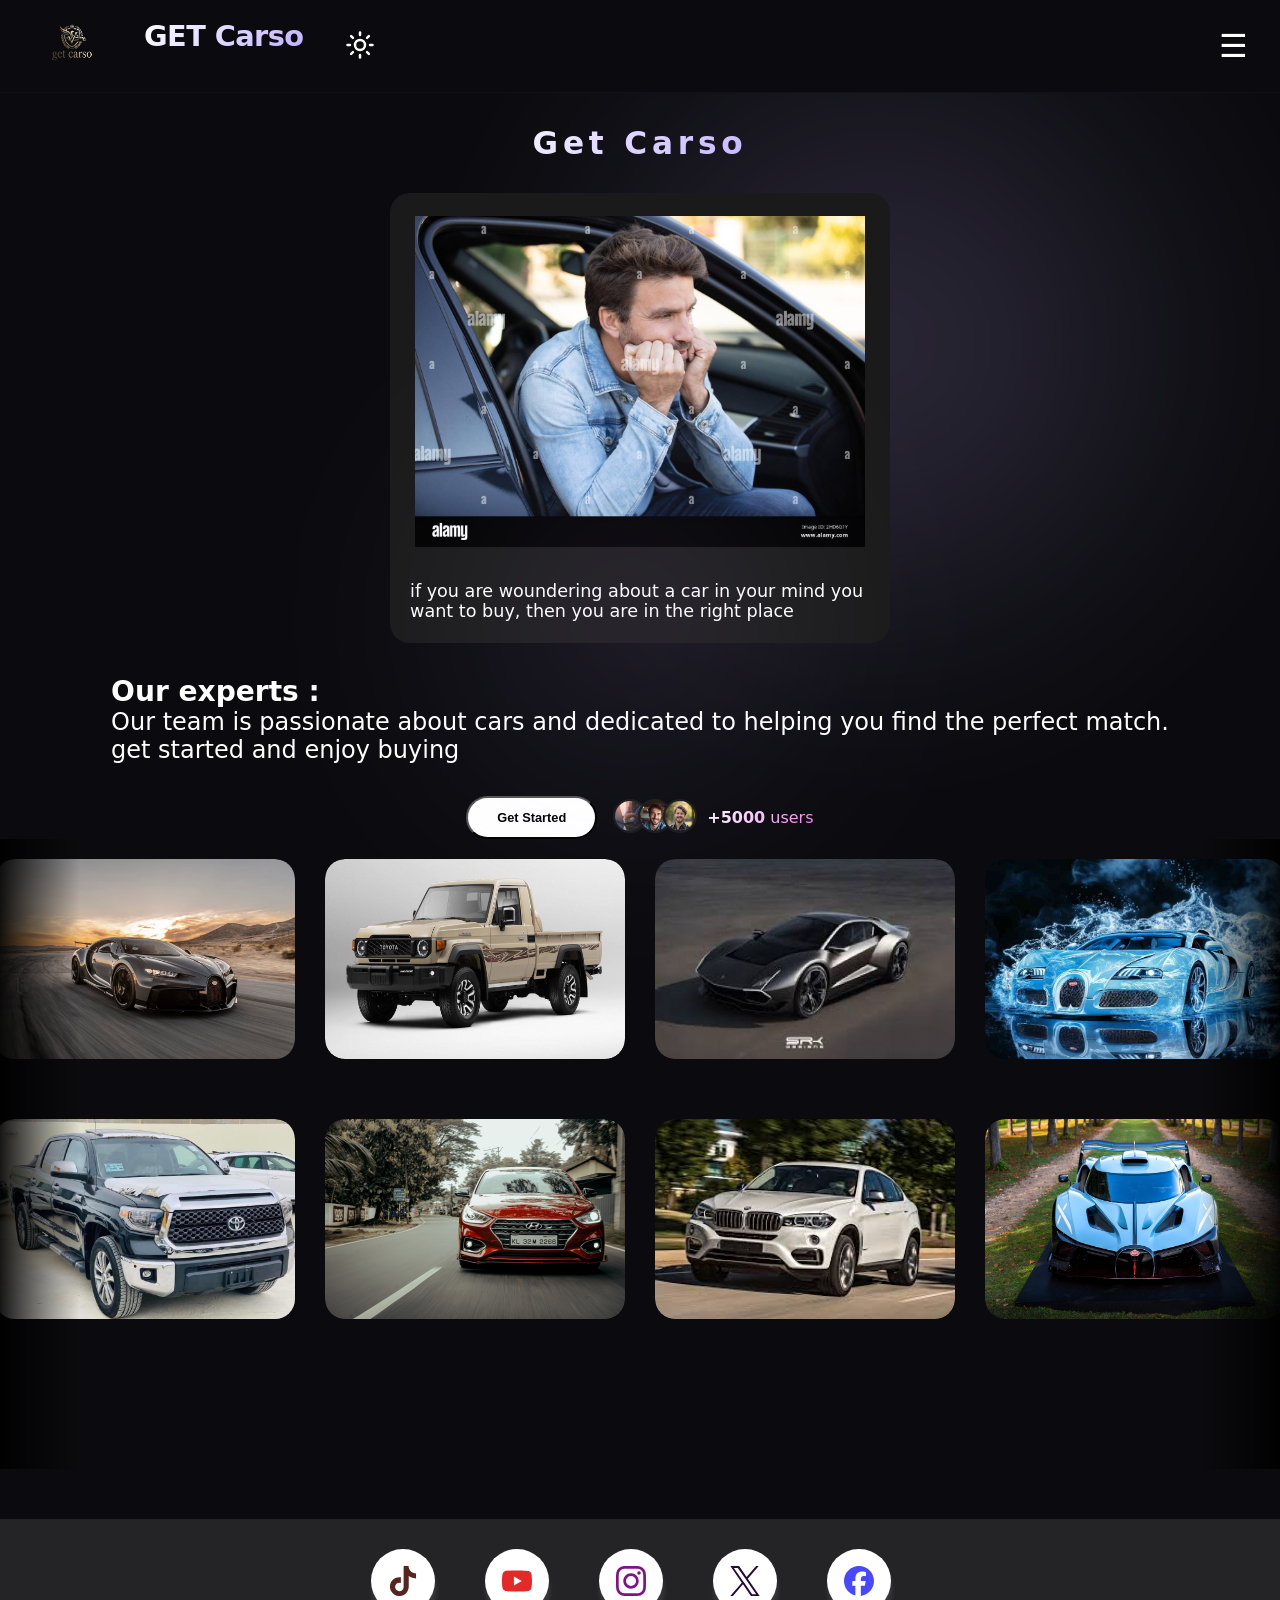
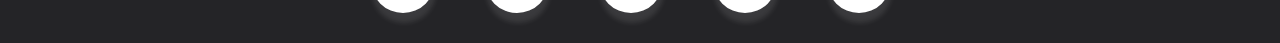
<file: index.html>
<!doctype html>
<html lang="en">
  <head>
    <script>
      (function () {
        const savedTheme = localStorage.getItem("light-mode");
        if (savedTheme === "true") {
          document.documentElement.classList.add("light-mode");
        }
      })();
    </script>
    <meta charset="utf-8" />
    <meta name="viewport" content="width=device-width, initial-scale=1" />
    <link rel="stylesheet" href="default-computer.css" />
    <link rel="stylesheet" href="default-mobile.css" />
    <link rel="stylesheet" href="front-page.css" />
    <title>Get carso for cars</title>
  </head>
  <body>
    <header id="header">
      <div class="left">
        <span><img src="images_default/Brand_Logo.png" /></span>
        <div class="logo">GET Carso</div>
        <!-- light buttooooooooooooooooooon -->
        <button
          class="light-mode lamp-design"
          id="theme-btn"
          onclick="toggleTheme()"
        >
          <svg
            class="light"
            xmlns="http://www.w3.org/2000/svg"
            width="24"
            height="24"
            viewBox="0 0 24 24"
            fill="none"
            stroke="currentColor"
            stroke-width="2"
            stroke-linecap="round"
            stroke-linejoin="round"
            class="lucide lucide-sun h-5 w-5"
          >
            <circle cx="12" cy="12" r="4"></circle>
            <path d="M12 2v2"></path>
            <path d="M12 20v2"></path>
            <path d="m4.93 4.93 1.41 1.41"></path>
            <path d="m17.66 17.66 1.41 1.41"></path>
            <path d="M2 12h2"></path>
            <path d="M20 12h2"></path>
            <path d="m6.34 17.66-1.41 1.41"></path>
            <path d="m19.07 4.93-1.41 1.41"></path>
          </svg>
          <svg
            class="dark"
            xmlns="http://www.w3.org/2000/svg"
            width="24"
            height="24"
            viewBox="0 0 24 24"
            fill="none"
            stroke="currentColor"
            stroke-width="2"
            stroke-linecap="round"
            stroke-linejoin="round"
            class="lucide lucide-moon h-5 w-5"
          >
            <path d="M12 3a6 6 0 0 0 9 9 9 9 0 1 1-9-9Z"></path>
          </svg>
        </button>
      </div>
      <button class="burger" id="burger" onclick="burg()">☰</button>
      <div class="mobile-menu" id="mobile-menu">
        <div class="cn">
          <a href="index.html">Showcase</a>
          <a href="pricing.html">Pricing</a>
          <a href="about-us.html">About us</a>
          <a href="contact-us.html">Contact us</a>
        </div>
        <div class="dropdown">
          <span class="arrow" onclick="btn_drop()" id="dbtn">
            Products
            <svg
              id="arrowo"
              xmlns="http://www.w3.org/2000/svg"
              width="24"
              height="24"
              viewBox="0 0 24 24"
              fill="none"
              stroke="currentColor"
              stroke-width="3"
              stroke-linecap="round"
              stroke-linejoin="round"
              class="lucide lucide-chevron-down h-4 w-4 transition-transform duration-200"
            >
              <path d="m6 9 6 6 6-6"></path>
            </svg>
          </span>
          <div class="dropdown-menu">
            <div class="col">
              <a href="products-bmw.html">
                <img src="images_default/Car_brands_logos/BMW_Logo.png" />
                <div class="text">
                  <span class="title">BMW</span>

                  <span class="desc">Sport luxury</span>
                </div>
              </a>
              <a href="products-toyota.html">
                <img src="images_default/Car_brands_logos/Toyota_Logo.png" />
                <div class="text">
                  <span class="title">Toyota</span>

                  <span class="desc">Sedan & SUV</span>
                </div>
              </a>
            </div>
            <div class="col">
              <a href="products-tesla.html">
                <img src="images_default/Car_brands_logos/Tesla_Logo.png" />
                <div class="text">
                  <span class="title">Tesla</span>
                  <span class="desc">Electric cars</span>
                </div>
              </a>

              <a href="products-lambor.html">
                <img
                  src="images_default/Car_brands_logos/Lamborghini_Logo.png"
                />
                <div class="text">
                  <span class="title">Lamborghini</span>
                  <span class="desc">Exotic supercars</span>
                </div>
              </a>
            </div>
            <div class="col">
              <a href="products-bugatti.html">
                <img src="images_default/Car_brands_logos/Bugatti_Logo.png" />
                <div class="text">
                  <span class="title">Bugatti</span>
                  <span class="desc">Hyper sport</span>
                </div>
              </a>
              <a href="products-hyundai.html">
                <img src="images_default/Car_brands_logos/Hyundai_Logo.png" />
                <div class="text">
                  <span class="title">Hyundai</span>
                  <span class="desc">Smart mobility</span>
                </div>
              </a>
            </div>
            <div class="col">
              <a href="#">
                <img src="images_default/Car_brands_logos/Maserati_Logo.png" />
                <div class="text">
                  <span class="title">Maserati</span>
                  <span class="desc">Timeless design</span>
                </div>
              </a>
              <a href="#">
                <img src="images_default/Car_brands_logos/Cadillac_Logo.png" />
                <div class="text">
                  <span class="title">Cadillac</span>
                  <span class="desc">Premium comfort</span>
                </div>
              </a>
            </div>
          </div>
        </div>
        <div class="burg-footer">
          <a href="#">Sign in with Google</a>
          <button class="btn">
            <a href="sign up.html">Get Started</a>
          </button>
        </div>
      </div>
      <!-- NAAAAAAAAAAAAAAAAAAAAV -->
      <nav>
        <a class="active lin" href="index.html">Showcase</a>
        <div class="dropdown">
          <span class="arrow">
            Products
            <svg
              id="arrowo"
              xmlns="http://www.w3.org/2000/svg"
              width="24"
              height="24"
              viewBox="0 0 24 24"
              fill="none"
              stroke="currentColor"
              stroke-width="3"
              stroke-linecap="round"
              stroke-linejoin="round"
              class="lucide lucide-chevron-down h-4 w-4 transition-transform duration-200"
            >
              <path d="m6 9 6 6 6-6"></path>
            </svg>
          </span>
          <div class="dropdown-menu">
            <div class="col">
              <a href="products-bmw.html">
                <img src="images_default/Car_brands_logos/BMW_Logo.png" />
                <div class="text">
                  <span class="title">BMW</span>

                  <span class="desc">Sport luxury</span>
                </div>
              </a>
              <a href="products-toyota.html">
                <img src="images_default/Car_brands_logos/Toyota_Logo.png" />
                <div class="text">
                  <span class="title">Toyota</span>

                  <span class="desc">Sedan & SUV</span>
                </div>
              </a>
            </div>
            <div class="col">
              <a href="products-tesla.html">
                <img src="images_default/Car_brands_logos/Tesla_Logo.png" />
                <div class="text">
                  <span class="title">Tesla</span>
                  <span class="desc">Electric cars</span>
                </div>
              </a>

              <a href="products-lambor.html">
                <img
                  src="images_default/Car_brands_logos/Lamborghini_Logo.png"
                />
                <div class="text">
                  <span class="title">Lamborghini</span>
                  <span class="desc">Exotic supercars</span>
                </div>
              </a>
            </div>
            <div class="col">
              <a href="products-bugatti.html">
                <img src="images_default/Car_brands_logos/Bugatti_Logo.png" />
                <div class="text">
                  <span class="title">Bugatti</span>
                  <span class="desc">Hyper sport</span>
                </div>
              </a>
              <a href="products-hyundai.html">
                <img src="images_default/Car_brands_logos/Hyundai_Logo.png" />
                <div class="text">
                  <span class="title">Hyundai</span>
                  <span class="desc">Smart mobility</span>
                </div>
              </a>
            </div>
            <div class="col">
              <a href="#">
                <img src="images_default/Car_brands_logos/Maserati_Logo.png" />
                <div class="text">
                  <span class="title">Maserati</span>
                  <span class="desc">Timeless design</span>
                </div>
              </a>
              <a href="#">
                <img src="images_default/Car_brands_logos/Cadillac_Logo.png" />
                <div class="text">
                  <span class="title">Cadillac</span>
                  <span class="desc">Premium comfort</span>
                </div>
              </a>
            </div>
          </div>
        </div>
        <a href="pricing.html" class="lin">Pricing</a>
        <a href="about-us.html" class="lin">About us</a>
        <a href="contact-us.html" class="lin">Contact us</a>
      </nav>
      <div class="right">
        <a href="#" class="google lin">Sign in with Google</a>
        <button class="btn">
          <a href="sign up.html">Get Started</a>
        </button>
      </div>
    </header>
    <main>
      <section class="hero" id="her">
        <div class="showroom-title"><h1>Get Carso</h1></div>
        <section class="information">
          <div class="woundering-card">
            <div class="card">
              <img src="images_front/thinking.jpg" alt="" />
            </div>
            <p>
              if you are woundering about a car in your mind you want to buy,
              then you are in the right place
            </p>
          </div>

          <div class="info-2">
            <h3>Our experts :</h3>
            <p>
              Our team is passionate about cars and dedicated to helping you
              find the perfect match.
            </p>
            <p>get started and enjoy buying</p>
          </div>

          <div class="social-proof">
            <button class="btn">
              <a href="sign up.html">Get Started</a>
            </button>
            <div class="avatar">
              <img src="images_front/users/user_1.jpg" />
              <img src="images_front/users/user_2.jpg" />
              <img src="images_front/users/user_3.jpg" />
            </div>

            <p class="users"><strong>+5000</strong> users</p>
          </div>
        </section>
        <section class="car-animation">
          <div class="img-container1">
            <div class="track">
              <div class="card">
                <a href="products-lambor.html"
                  ><img src="images_tesla_lambur/Lamborghini Aventador.jpeg"
                /></a>
              </div>
              <div class="card">
                <a href="products-toyota.html"
                  ><img src="images_bmw_toyota/fortuner.jpg"
                /></a>
              </div>
              <div class="card">
                <a href="products-hyundai.html"
                  ><img src="images_bugatti_hyundai/Hyundai_i20.jpg"
                /></a>
              </div>
              <div class="card">
                <a href="products-tesla.html"
                  ><img src="images_tesla_lambur/Tesla model S.jpg"
                /></a>
              </div>
              <div class="card">
                <a href="products-bugatti.html"
                  ><img src="images_bugatti_hyundai/Bugatti_Chirone.jpg"
                /></a>
              </div>
              <div class="card">
                <a href="products-toyota.html"
                  ><img src="images_bmw_toyota/shas.jpg"
                /></a>
              </div>
              <div class="card">
                <a href="products-lambor.html"
                  ><img src="images_tesla_lambur/Lamborghini Miura.jpeg"
                /></a>
              </div>
              <div class="card">
                <a href="products-bugatti.html"
                  ><img src="images_bugatti_hyundai/Bugatti_Veyron.jpg"
                /></a>
              </div>
              <div class="card">
                <a href="products-bmw.html"
                  ><img src="images_bmw_toyota/x7.jpg"
                /></a>
              </div>
              <div class="card">
                <a href="products-tesla.html"
                  ><img src="images_tesla_lambur/Tesla Cybertruck.jpeg"
                /></a>
              </div>
              <div class="card">
                <a href="products-bugatti.html"
                  ><img src="images_bugatti_hyundai/Bugatti_Divo.jpg"
                /></a>
              </div>
              <div class="card">
                <a href="products-toyota.html"
                  ><img src="images_bmw_toyota/hilux.jpg"
                /></a>
              </div>
            </div>
          </div>

          <div class="img-container2">
            <div class="track">
              <div class="card">
                <a href="products-lambor.html"
                  ><img src="images_tesla_lambur/Lamborghini Huracán.jpeg"
                /></a>
              </div>
              <div class="card">
                <a href="products-hyundai.html"
                  ><img src="images_bugatti_hyundai/Hyundai_Elentra.jpg"
                /></a>
              </div>
              <div class="card">
                <a href="products-bmw.html"
                  ><img src="images_bmw_toyota/m3.jpg"
                /></a>
              </div>
              <div class="card">
                <a href="products-tesla.html"
                  ><img src="images_tesla_lambur/Tesla Model 3.jpeg"
                /></a>
              </div>
              <div class="card">
                <a href="products-toyota.html"
                  ><img src="images_bmw_toyota/tundra.jpg"
                /></a>
              </div>
              <div class="card">
                <a href="products-hyundai.html"
                  ><img src="images_bugatti_hyundai/Hyundai_Accent.jpg"
                /></a>
              </div>
              <div class="card">
                <a href="products-toyota.html"
                  ><img src="images_bmw_toyota/x6.jpg"
                /></a>
              </div>
              <div class="card">
                <a href="products-bugatti.html"
                  ><img src="images_bugatti_hyundai/Bugatti_Bolide.jpg"
                /></a>
              </div>
              <div class="card">
                <a href="products-bmw.html"
                  ><img src="images_bmw_toyota/m5.jpg"
                /></a>
              </div>
              <div class="card">
                <a href="products-lambor.html"
                  ><img src="images_tesla_lambur/Lamborghini Countach.jpeg"
                /></a>
              </div>
              <div class="card">
                <a href="products-hyundai.html"
                  ><img src="images_bugatti_hyundai/Hyundai_Tucson.jpg"
                /></a>
              </div>
              <div class="card">
                <a href="products-tesla.html"
                  ><img src="images_tesla_lambur/Tesla Model Y.jpeg"
                /></a>
              </div>
            </div>
          </div>
        </section>
      </section>
    </main>

    <footer id="footer">
      <div class="social-container">
        <div class="container">
          <div class="border-animation" style="--wid: 89px">
            <a
              href="https://www.tiktok.com"
              --name="Tiktok"
              style="--accent-color: rgb(85, 37, 30)"
            >
              <svg
                role="img"
                viewBox="0 0 24 24"
                xmlns="http://www.w3.org/2000/svg"
              >
                <title>TikTok</title>
                <path
                  d="M12.525.02c1.31-.02 2.61-.01 3.91-.02.08 1.53.63 3.09 1.75 4.17 1.12 1.11 2.7 1.62 4.24 1.79v4.03c-1.44-.05-2.89-.35-4.2-.97-.57-.26-1.1-.59-1.62-.93-.01 2.92.01 5.84-.02 8.75-.08 1.4-.54 2.79-1.35 3.94-1.31 1.92-3.58 3.17-5.91 3.21-1.43.08-2.86-.31-4.08-1.03-2.02-1.19-3.44-3.37-3.65-5.71-.02-.5-.03-1-.01-1.49.18-1.9 1.12-3.72 2.58-4.96 1.66-1.44 3.98-2.13 6.15-1.72.02 1.48-.04 2.96-.04 4.44-.99-.32-2.15-.23-3.02.37-.63.41-1.11 1.04-1.36 1.75-.21.51-.15 1.07-.14 1.61.24 1.64 1.82 3.02 3.5 2.87 1.12-.01 2.19-.66 2.77-1.61.19-.33.4-.67.41-1.06.1-1.79.06-3.57.07-5.36.01-4.03-.01-8.05.02-12.07z"
                />
              </svg>
            </a>
          </div>
          <div class="border-animation" style="--wid: 107px">
            <a
              href="https://www.youtube.com"
              --name="YouTube"
              style="--accent-color: rgb(228, 41, 41)"
              target="_blank"
              ><svg
                role="img"
                viewBox="0 0 24 24"
                xmlns="http://www.w3.org/2000/svg"
              >
                <title>YouTube</title>
                <path
                  d="M23.498 6.186a3.016 3.016 0 0 0-2.122-2.136C19.505 3.545 12 3.545 12 3.545s-7.505 0-9.377.505A3.017 3.017 0 0 0 .502 6.186C0 8.07 0 12 0 12s0 3.93.502 5.814a3.016 3.016 0 0 0 2.122 2.136c1.871.505 9.376.505 9.376.505s7.505 0 9.377-.505a3.015 3.015 0 0 0 2.122-2.136C24 15.93 24 12 24 12s0-3.93-.502-5.814zM9.545 15.568V8.432L15.818 12l-6.273 3.568z"
                />
              </svg>
            </a>
          </div>
          <div class="border-animation" style="--wid: 116px">
            <a
              href="https://www.instagram.com"
              --name="Instagram"
              style="--accent-color: rgb(127, 18, 137)"
              target="_blank"
              ><svg
                role="img"
                viewBox="0 0 24 24"
                xmlns="http://www.w3.org/2000/svg"
              >
                <title>Instagram</title>
                <path
                  d="M7.0301.084c-1.2768.0602-2.1487.264-2.911.5634-.7888.3075-1.4575.72-2.1228 1.3877-.6652.6677-1.075 1.3368-1.3802 2.127-.2954.7638-.4956 1.6365-.552 2.914-.0564 1.2775-.0689 1.6882-.0626 4.947.0062 3.2586.0206 3.6671.0825 4.9473.061 1.2765.264 2.1482.5635 2.9107.308.7889.72 1.4573 1.388 2.1228.6679.6655 1.3365 1.0743 2.1285 1.38.7632.295 1.6361.4961 2.9134.552 1.2773.056 1.6884.069 4.9462.0627 3.2578-.0062 3.668-.0207 4.9478-.0814 1.28-.0607 2.147-.2652 2.9098-.5633.7889-.3086 1.4578-.72 2.1228-1.3881.665-.6682 1.0745-1.3378 1.3795-2.1284.2957-.7632.4966-1.636.552-2.9124.056-1.2809.0692-1.6898.063-4.948-.0063-3.2583-.021-3.6668-.0817-4.9465-.0607-1.2797-.264-2.1487-.5633-2.9117-.3084-.7889-.72-1.4568-1.3876-2.1228C21.2982 1.33 20.628.9208 19.8378.6165 19.074.321 18.2017.1197 16.9244.0645 15.6471.0093 15.236-.005 11.977.0014 8.718.0076 8.31.0215 7.0301.0839m.1402 21.6932c-1.17-.0509-1.8053-.2453-2.2287-.408-.5606-.216-.96-.4771-1.3819-.895-.422-.4178-.6811-.8186-.9-1.378-.1644-.4234-.3624-1.058-.4171-2.228-.0595-1.2645-.072-1.6442-.079-4.848-.007-3.2037.0053-3.583.0607-4.848.05-1.169.2456-1.805.408-2.2282.216-.5613.4762-.96.895-1.3816.4188-.4217.8184-.6814 1.3783-.9003.423-.1651 1.0575-.3614 2.227-.4171 1.2655-.06 1.6447-.072 4.848-.079 3.2033-.007 3.5835.005 4.8495.0608 1.169.0508 1.8053.2445 2.228.408.5608.216.96.4754 1.3816.895.4217.4194.6816.8176.9005 1.3787.1653.4217.3617 1.056.4169 2.2263.0602 1.2655.0739 1.645.0796 4.848.0058 3.203-.0055 3.5834-.061 4.848-.051 1.17-.245 1.8055-.408 2.2294-.216.5604-.4763.96-.8954 1.3814-.419.4215-.8181.6811-1.3783.9-.4224.1649-1.0577.3617-2.2262.4174-1.2656.0595-1.6448.072-4.8493.079-3.2045.007-3.5825-.006-4.848-.0608M16.953 5.5864A1.44 1.44 0 1 0 18.39 4.144a1.44 1.44 0 0 0-1.437 1.4424M5.8385 12.012c.0067 3.4032 2.7706 6.1557 6.173 6.1493 3.4026-.0065 6.157-2.7701 6.1506-6.1733-.0065-3.4032-2.771-6.1565-6.174-6.1498-3.403.0067-6.156 2.771-6.1496 6.1738M8 12.0077a4 4 0 1 1 4.008 3.9921A3.9996 3.9996 0 0 1 8 12.0077"
                />
              </svg>
            </a>
          </div>
          <div class="border-animation" style="--wid: 95px">
            <a
              href="https://www.X.com"
              --name="Tiwtter"
              style="--accent-color: rgb(39, 10, 55)"
              target="_blank"
              ><svg
                role="img"
                viewBox="0 0 24 24"
                xmlns="http://www.w3.org/2000/svg"
              >
                <title>X</title>
                <path
                  d="M14.234 10.162 22.977 0h-2.072l-7.591 8.824L7.251 0H.258l9.168 13.343L.258 24H2.33l8.016-9.318L16.749 24h6.993zm-2.837 3.299-.929-1.329L3.076 1.56h3.182l5.965 8.532.929 1.329 7.754 11.09h-3.182z"
                />
              </svg>
            </a>
          </div>
          <div class="border-animation" style="--wid: 114px">
            <a
              href="https://www.facebook.com"
              --name="Facebook"
              style="--accent-color: rgb(72, 72, 255)"
              target="_blank"
              ><svg
                role="img"
                viewBox="0 0 24 24"
                xmlns="http://www.w3.org/2000/svg"
              >
                <title>Facebook</title>
                <path
                  d="M9.101 23.691v-7.98H6.627v-3.667h2.474v-1.58c0-4.085 1.848-5.978 5.858-5.978.401 0 .955.042 1.468.103a8.68 8.68 0 0 1 1.141.195v3.325a8.623 8.623 0 0 0-.653-.036 26.805 26.805 0 0 0-.733-.009c-.707 0-1.259.096-1.675.309a1.686 1.686 0 0 0-.679.622c-.258.42-.374.995-.374 1.752v1.297h3.919l-.386 2.103-.287 1.564h-3.246v8.245C19.396 23.238 24 18.179 24 12.044c0-6.627-5.373-12-12-12s-12 5.373-12 12c0 5.628 3.874 10.35 9.101 11.647Z"
                />
              </svg>
            </a>
          </div>
        </div>
      </div>
    </footer>

    <script src="light-scroll-BurgerMenu.js" defer></script>
    <script src="front-page.js" defer></script>
  </body>
</html>
</file>
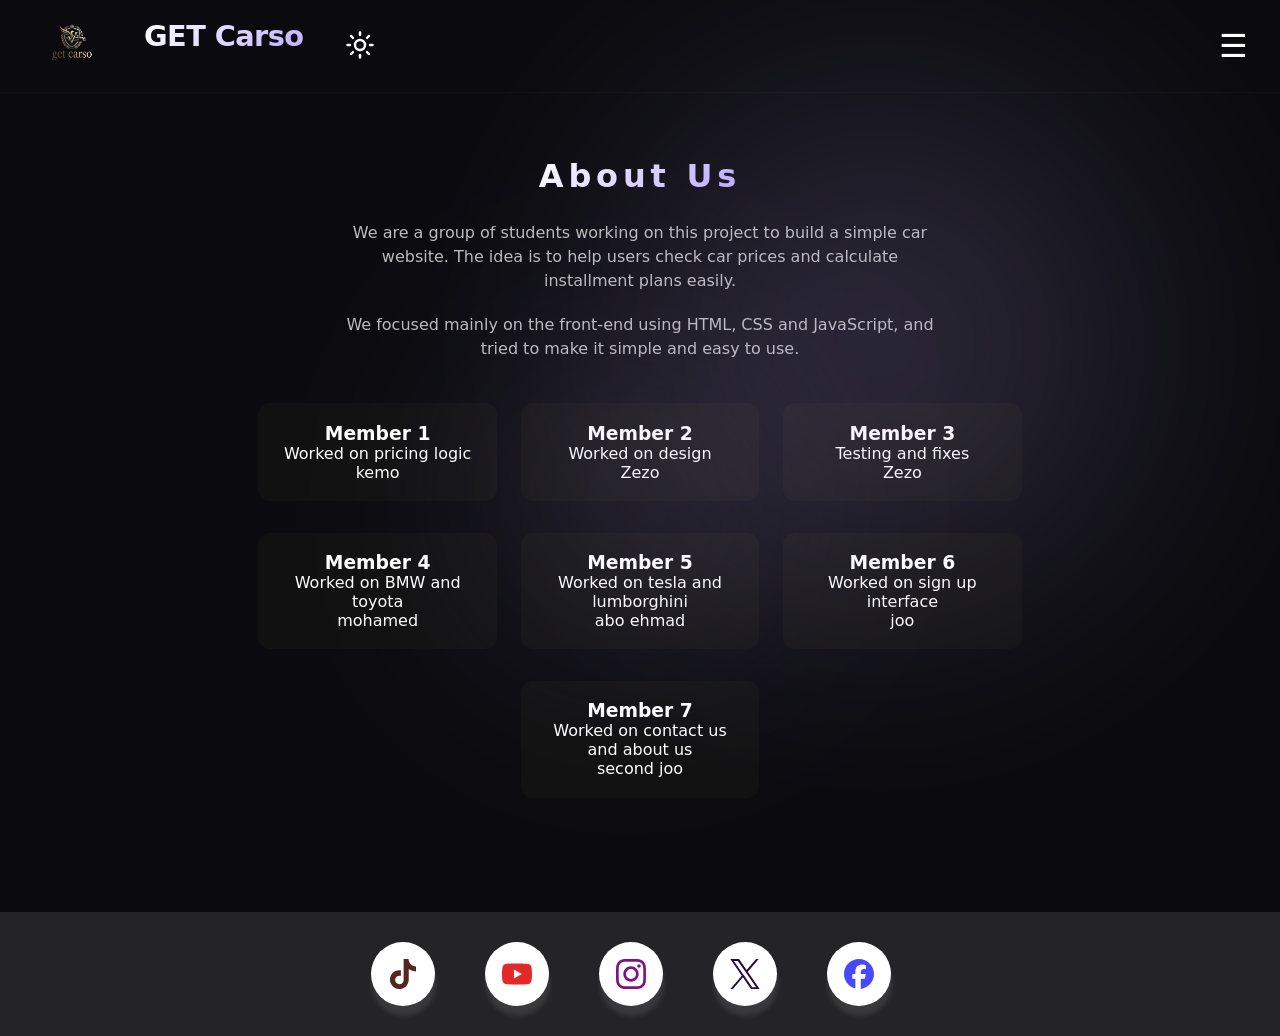
<file: about-us.html>
<!doctype html>
<html lang="en">
  <head>
    <script>
      (function () {
        const savedTheme = localStorage.getItem("light-mode");
        if (savedTheme === "true") {
          document.documentElement.classList.add("light-mode");
        }
      })();
    </script>

    <meta charset="utf-8" />
    <meta name="viewport" content="width=device-width, initial-scale=1" />
    <link rel="stylesheet" href="default-computer.css" />
    <link rel="stylesheet" href="default-mobile.css" />
    <link rel="stylesheet" href="about-us.css" />
    <title>Get carso for cars</title>
  </head>
  <body>
    <header id="header">
      <div class="left">
        <span><img src="images_default/Brand_Logo.png" /></span>
        <div class="logo">GET Carso</div>
        <!-- light buttooooooooooooooooooon -->
        <button
          class="light-mode lamp-design"
          id="theme-btn"
          onclick="toggleTheme()"
        >
          <svg
            class="light"
            xmlns="http://www.w3.org/2000/svg"
            width="24"
            height="24"
            viewBox="0 0 24 24"
            fill="none"
            stroke="currentColor"
            stroke-width="2"
            stroke-linecap="round"
            stroke-linejoin="round"
            class="lucide lucide-sun h-5 w-5"
          >
            <circle cx="12" cy="12" r="4"></circle>
            <path d="M12 2v2"></path>
            <path d="M12 20v2"></path>
            <path d="m4.93 4.93 1.41 1.41"></path>
            <path d="m17.66 17.66 1.41 1.41"></path>
            <path d="M2 12h2"></path>
            <path d="M20 12h2"></path>
            <path d="m6.34 17.66-1.41 1.41"></path>
            <path d="m19.07 4.93-1.41 1.41"></path>
          </svg>
          <svg
            class="dark"
            xmlns="http://www.w3.org/2000/svg"
            width="24"
            height="24"
            viewBox="0 0 24 24"
            fill="none"
            stroke="currentColor"
            stroke-width="2"
            stroke-linecap="round"
            stroke-linejoin="round"
            class="lucide lucide-moon h-5 w-5"
          >
            <path d="M12 3a6 6 0 0 0 9 9 9 9 0 1 1-9-9Z"></path>
          </svg>
        </button>
      </div>
      <button class="burger" id="burger" onclick="burg()">☰</button>
      <div class="mobile-menu" id="mobile-menu">
        <div class="cn">
          <a href="index.html">Showcase</a>
          <a href="pricing.html">Pricing</a>
          <a href="about-us.html">About us</a>
          <a href="contact-us.html">Contact us</a>
        </div>
        <div class="dropdown">
          <span class="arrow" onclick="btn_drop()" id="dbtn">
            Products
            <svg
              id="arrowo"
              xmlns="http://www.w3.org/2000/svg"
              width="24"
              height="24"
              viewBox="0 0 24 24"
              fill="none"
              stroke="currentColor"
              stroke-width="3"
              stroke-linecap="round"
              stroke-linejoin="round"
              class="lucide lucide-chevron-down h-4 w-4 transition-transform duration-200"
            >
              <path d="m6 9 6 6 6-6"></path>
            </svg>
          </span>
          <div class="dropdown-menu">
            <div class="col">
              <a href="products-bmw.html">
                <img src="images_default/Car_brands_logos/BMW_Logo.png" />
                <div class="text">
                  <span class="title">BMW</span>

                  <span class="desc">Sport luxury</span>
                </div>
              </a>
              <a href="products-toyota.html">
                <img src="images_default/Car_brands_logos/Toyota_Logo.png" />
                <div class="text">
                  <span class="title">Toyota</span>

                  <span class="desc">Sedan & SUV</span>
                </div>
              </a>
            </div>
            <div class="col">
              <a href="products-tesla.html">
                <img src="images_default/Car_brands_logos/Tesla_Logo.png" />
                <div class="text">
                  <span class="title">Tesla</span>
                  <span class="desc">Electric cars</span>
                </div>
              </a>

              <a href="products-lambor.html">
                <img
                  src="images_default/Car_brands_logos/Lamborghini_Logo.png"
                />
                <div class="text">
                  <span class="title">Lamborghini</span>
                  <span class="desc">Exotic supercars</span>
                </div>
              </a>
            </div>
            <div class="col">
              <a href="products-bugatti.html">
                <img src="images_default/Car_brands_logos/Bugatti_Logo.png" />
                <div class="text">
                  <span class="title">Bugatti</span>
                  <span class="desc">Hyper sport</span>
                </div>
              </a>
              <a href="products-hyundai.html">
                <img src="images_default/Car_brands_logos/Hyundai_Logo.png" />
                <div class="text">
                  <span class="title">Hyundai</span>
                  <span class="desc">Smart mobility</span>
                </div>
              </a>
            </div>
            <div class="col">
              <a href="#">
                <img src="images_default/Car_brands_logos/Maserati_Logo.png" />
                <div class="text">
                  <span class="title">Maserati</span>
                  <span class="desc">Timeless design</span>
                </div>
              </a>
              <a href="#">
                <img src="images_default/Car_brands_logos/Cadillac_Logo.png" />
                <div class="text">
                  <span class="title">Cadillac</span>
                  <span class="desc">Premium comfort</span>
                </div>
              </a>
            </div>
          </div>
        </div>
        <div class="burg-footer">
          <a href="#">Sign in with Google</a>
          <button class="btn">
            <a href="sign up.html">Get Started</a>
          </button>
        </div>
      </div>
      <!-- NAAAAAAAAAAAAAAAAAAAAV -->
      <nav>
        <a class="active lin" href="index.html">Showcase</a>
        <div class="dropdown">
          <span class="arrow">
            Products
            <svg
              id="arrowo"
              xmlns="http://www.w3.org/2000/svg"
              width="24"
              height="24"
              viewBox="0 0 24 24"
              fill="none"
              stroke="currentColor"
              stroke-width="3"
              stroke-linecap="round"
              stroke-linejoin="round"
              class="lucide lucide-chevron-down h-4 w-4 transition-transform duration-200"
            >
              <path d="m6 9 6 6 6-6"></path>
            </svg>
          </span>
          <div class="dropdown-menu">
            <div class="col">
              <a href="products-bmw.html">
                <img src="images_default/Car_brands_logos/BMW_Logo.png" />
                <div class="text">
                  <span class="title">BMW</span>

                  <span class="desc">Sport luxury</span>
                </div>
              </a>
              <a href="products-toyota.html">
                <img src="images_default/Car_brands_logos/Toyota_Logo.png" />
                <div class="text">
                  <span class="title">Toyota</span>

                  <span class="desc">Sedan & SUV</span>
                </div>
              </a>
            </div>
            <div class="col">
              <a href="products-tesla.html">
                <img src="images_default/Car_brands_logos/Tesla_Logo.png" />
                <div class="text">
                  <span class="title">Tesla</span>
                  <span class="desc">Electric cars</span>
                </div>
              </a>

              <a href="products-lambor.html">
                <img
                  src="images_default/Car_brands_logos/Lamborghini_Logo.png"
                />
                <div class="text">
                  <span class="title">Lamborghini</span>
                  <span class="desc">Exotic supercars</span>
                </div>
              </a>
            </div>
            <div class="col">
              <a href="products-bugatti.html">
                <img src="images_default/Car_brands_logos/Bugatti_Logo.png" />
                <div class="text">
                  <span class="title">Bugatti</span>
                  <span class="desc">Hyper sport</span>
                </div>
              </a>
              <a href="products-hyundai.html">
                <img src="images_default/Car_brands_logos/Hyundai_Logo.png" />
                <div class="text">
                  <span class="title">Hyundai</span>
                  <span class="desc">Smart mobility</span>
                </div>
              </a>
            </div>
            <div class="col">
              <a href="#">
                <img src="images_default/Car_brands_logos/Maserati_Logo.png" />
                <div class="text">
                  <span class="title">Maserati</span>
                  <span class="desc">Timeless design</span>
                </div>
              </a>
              <a href="#">
                <img src="images_default/Car_brands_logos/Cadillac_Logo.png" />
                <div class="text">
                  <span class="title">Cadillac</span>
                  <span class="desc">Premium comfort</span>
                </div>
              </a>
            </div>
          </div>
        </div>
        <a href="pricing.html" class="lin">Pricing</a>
        <a href="about-us.html" class="lin">About us</a>
        <a href="contact-us.html" class="lin">Contact us</a>
      </nav>
      <div class="right">
        <a href="#" class="google lin">Sign in with Google</a>
        <button class="btn">
          <a href="sign up.html">Get Started</a>
        </button>
      </div>
    </header>

    <main>
      <!-- about us section part  -->
      <section class="hero about" id="her">
        <h2>About Us</h2>

        <p class="about-text">
          We are a group of students working on this project to build a simple
          car website. The idea is to help users check car prices and calculate
          installment plans easily.
        </p>

        <p class="about-text">
          We focused mainly on the front-end using HTML, CSS and JavaScript, and
          tried to make it simple and easy to use.
        </p>
        <div></div>
        <div>
          <!-- team members (still adding names later) -->
          <div class="team">
            <div class="member">
              <h3>Member 1</h3>
              <p>Worked on pricing logic</p>
              <p>kemo</p>
            </div>

            <div class="member">
              <h3>Member 2</h3>
              <p>Worked on design</p>
              <p>Zezo</p>
            </div>

            <div class="member">
              <h3>Member 3</h3>
              <p>Testing and fixes</p>
              <p>Zezo</p>
            </div>
          </div>
          <div class="team">
            <div class="member">
              <h3>Member 4</h3>
              <p>Worked on BMW and toyota</p>
              <p>mohamed</p>
            </div>

            <div class="member">
              <h3>Member 5</h3>
              <p>Worked on tesla and lumborghini</p>
              <p>abo ehmad</p>
            </div>

            <div class="member">
              <h3>Member 6</h3>
              <p>Worked on sign up interface</p>
              <p>joo</p>
            </div>
          </div>
          <div class="team">
              <div class="member">
              <h3>Member 7</h3>
              <p>Worked on contact us and about us</p>
              <p>second joo</p>
            </div>
          </div>
        </div>
      </section>
    </main>
    <!-- footer part -->
    <footer id="footer">
      <div class="social-container">
        <div class="container">
          <div class="border-animation" style="--wid: 89px">
            <a
              href="https://www.tiktok.com"
              --name="Tiktok"
              style="--accent-color: rgb(85, 37, 30)"
            >
              <svg
                role="img"
                viewBox="0 0 24 24"
                xmlns="http://www.w3.org/2000/svg"
              >
                <title>TikTok</title>
                <path
                  d="M12.525.02c1.31-.02 2.61-.01 3.91-.02.08 1.53.63 3.09 1.75 4.17 1.12 1.11 2.7 1.62 4.24 1.79v4.03c-1.44-.05-2.89-.35-4.2-.97-.57-.26-1.1-.59-1.62-.93-.01 2.92.01 5.84-.02 8.75-.08 1.4-.54 2.79-1.35 3.94-1.31 1.92-3.58 3.17-5.91 3.21-1.43.08-2.86-.31-4.08-1.03-2.02-1.19-3.44-3.37-3.65-5.71-.02-.5-.03-1-.01-1.49.18-1.9 1.12-3.72 2.58-4.96 1.66-1.44 3.98-2.13 6.15-1.72.02 1.48-.04 2.96-.04 4.44-.99-.32-2.15-.23-3.02.37-.63.41-1.11 1.04-1.36 1.75-.21.51-.15 1.07-.14 1.61.24 1.64 1.82 3.02 3.5 2.87 1.12-.01 2.19-.66 2.77-1.61.19-.33.4-.67.41-1.06.1-1.79.06-3.57.07-5.36.01-4.03-.01-8.05.02-12.07z"
                />
              </svg>
            </a>
          </div>
          <div class="border-animation" style="--wid: 107px">
            <a
              href="https://www.youtube.com"
              --name="YouTube"
              style="--accent-color: rgb(228, 41, 41)"
              target="_blank"
              ><svg
                role="img"
                viewBox="0 0 24 24"
                xmlns="http://www.w3.org/2000/svg"
              >
                <title>YouTube</title>
                <path
                  d="M23.498 6.186a3.016 3.016 0 0 0-2.122-2.136C19.505 3.545 12 3.545 12 3.545s-7.505 0-9.377.505A3.017 3.017 0 0 0 .502 6.186C0 8.07 0 12 0 12s0 3.93.502 5.814a3.016 3.016 0 0 0 2.122 2.136c1.871.505 9.376.505 9.376.505s7.505 0 9.377-.505a3.015 3.015 0 0 0 2.122-2.136C24 15.93 24 12 24 12s0-3.93-.502-5.814zM9.545 15.568V8.432L15.818 12l-6.273 3.568z"
                />
              </svg>
            </a>
          </div>
          <div class="border-animation" style="--wid: 116px">
            <a
              href="https://www.instagram.com"
              --name="Instagram"
              style="--accent-color: rgb(127, 18, 137)"
              target="_blank"
              ><svg
                role="img"
                viewBox="0 0 24 24"
                xmlns="http://www.w3.org/2000/svg"
              >
                <title>Instagram</title>
                <path
                  d="M7.0301.084c-1.2768.0602-2.1487.264-2.911.5634-.7888.3075-1.4575.72-2.1228 1.3877-.6652.6677-1.075 1.3368-1.3802 2.127-.2954.7638-.4956 1.6365-.552 2.914-.0564 1.2775-.0689 1.6882-.0626 4.947.0062 3.2586.0206 3.6671.0825 4.9473.061 1.2765.264 2.1482.5635 2.9107.308.7889.72 1.4573 1.388 2.1228.6679.6655 1.3365 1.0743 2.1285 1.38.7632.295 1.6361.4961 2.9134.552 1.2773.056 1.6884.069 4.9462.0627 3.2578-.0062 3.668-.0207 4.9478-.0814 1.28-.0607 2.147-.2652 2.9098-.5633.7889-.3086 1.4578-.72 2.1228-1.3881.665-.6682 1.0745-1.3378 1.3795-2.1284.2957-.7632.4966-1.636.552-2.9124.056-1.2809.0692-1.6898.063-4.948-.0063-3.2583-.021-3.6668-.0817-4.9465-.0607-1.2797-.264-2.1487-.5633-2.9117-.3084-.7889-.72-1.4568-1.3876-2.1228C21.2982 1.33 20.628.9208 19.8378.6165 19.074.321 18.2017.1197 16.9244.0645 15.6471.0093 15.236-.005 11.977.0014 8.718.0076 8.31.0215 7.0301.0839m.1402 21.6932c-1.17-.0509-1.8053-.2453-2.2287-.408-.5606-.216-.96-.4771-1.3819-.895-.422-.4178-.6811-.8186-.9-1.378-.1644-.4234-.3624-1.058-.4171-2.228-.0595-1.2645-.072-1.6442-.079-4.848-.007-3.2037.0053-3.583.0607-4.848.05-1.169.2456-1.805.408-2.2282.216-.5613.4762-.96.895-1.3816.4188-.4217.8184-.6814 1.3783-.9003.423-.1651 1.0575-.3614 2.227-.4171 1.2655-.06 1.6447-.072 4.848-.079 3.2033-.007 3.5835.005 4.8495.0608 1.169.0508 1.8053.2445 2.228.408.5608.216.96.4754 1.3816.895.4217.4194.6816.8176.9005 1.3787.1653.4217.3617 1.056.4169 2.2263.0602 1.2655.0739 1.645.0796 4.848.0058 3.203-.0055 3.5834-.061 4.848-.051 1.17-.245 1.8055-.408 2.2294-.216.5604-.4763.96-.8954 1.3814-.419.4215-.8181.6811-1.3783.9-.4224.1649-1.0577.3617-2.2262.4174-1.2656.0595-1.6448.072-4.8493.079-3.2045.007-3.5825-.006-4.848-.0608M16.953 5.5864A1.44 1.44 0 1 0 18.39 4.144a1.44 1.44 0 0 0-1.437 1.4424M5.8385 12.012c.0067 3.4032 2.7706 6.1557 6.173 6.1493 3.4026-.0065 6.157-2.7701 6.1506-6.1733-.0065-3.4032-2.771-6.1565-6.174-6.1498-3.403.0067-6.156 2.771-6.1496 6.1738M8 12.0077a4 4 0 1 1 4.008 3.9921A3.9996 3.9996 0 0 1 8 12.0077"
                />
              </svg>
            </a>
          </div>
          <div class="border-animation" style="--wid: 95px">
            <a
              href="https://www.X.com"
              --name="Tiwtter"
              style="--accent-color: rgb(39, 10, 55)"
              target="_blank"
              ><svg
                role="img"
                viewBox="0 0 24 24"
                xmlns="http://www.w3.org/2000/svg"
              >
                <title>X</title>
                <path
                  d="M14.234 10.162 22.977 0h-2.072l-7.591 8.824L7.251 0H.258l9.168 13.343L.258 24H2.33l8.016-9.318L16.749 24h6.993zm-2.837 3.299-.929-1.329L3.076 1.56h3.182l5.965 8.532.929 1.329 7.754 11.09h-3.182z"
                />
              </svg>
            </a>
          </div>
          <div class="border-animation" style="--wid: 114px">
            <a
              href="https://www.facebook.com"
              --name="Facebook"
              style="--accent-color: rgb(72, 72, 255)"
              target="_blank"
              ><svg
                role="img"
                viewBox="0 0 24 24"
                xmlns="http://www.w3.org/2000/svg"
              >
                <title>Facebook</title>
                <path
                  d="M9.101 23.691v-7.98H6.627v-3.667h2.474v-1.58c0-4.085 1.848-5.978 5.858-5.978.401 0 .955.042 1.468.103a8.68 8.68 0 0 1 1.141.195v3.325a8.623 8.623 0 0 0-.653-.036 26.805 26.805 0 0 0-.733-.009c-.707 0-1.259.096-1.675.309a1.686 1.686 0 0 0-.679.622c-.258.42-.374.995-.374 1.752v1.297h3.919l-.386 2.103-.287 1.564h-3.246v8.245C19.396 23.238 24 18.179 24 12.044c0-6.627-5.373-12-12-12s-12 5.373-12 12c0 5.628 3.874 10.35 9.101 11.647Z"
                />
              </svg>
            </a>
          </div>
        </div>
      </div>
    </footer>

    <script src="light-scroll-BurgerMenu.js" defer></script>
  </body>
</html>
</file>
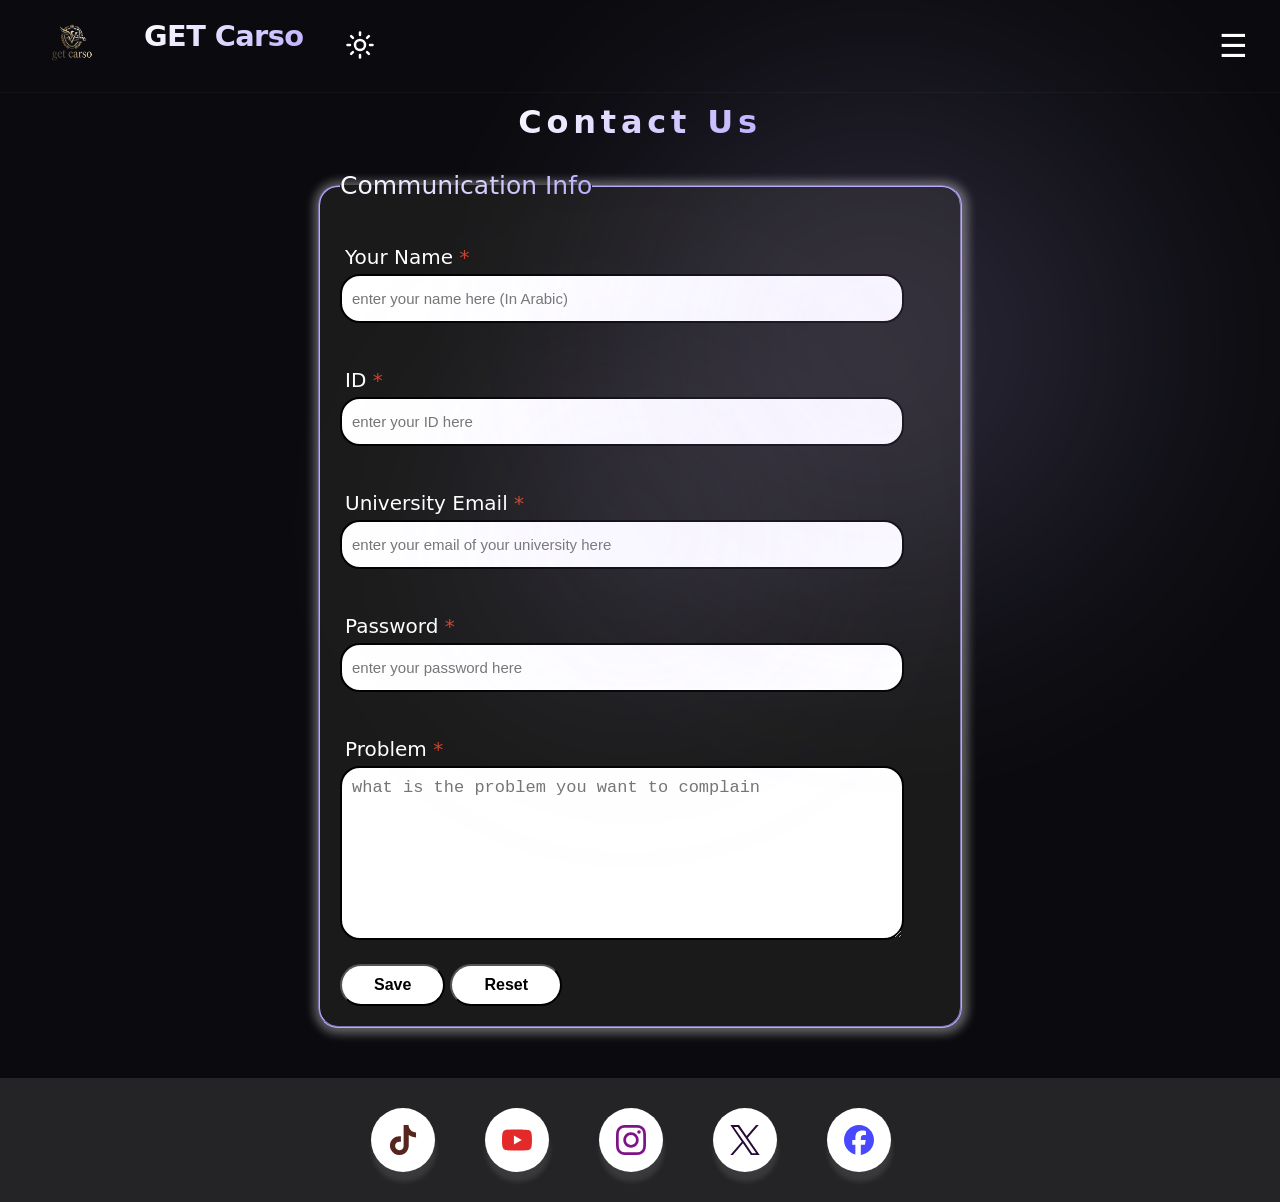
<file: contact-us.html>
<!doctype html>
<html lang="en">
  <head>
    <script>
      (function () {
        const savedTheme = localStorage.getItem("light-mode");
        if (savedTheme === "true") {
          document.documentElement.classList.add("light-mode");
        }
      })();
    </script>
    <meta charset="utf-8" />
    <meta name="viewport" content="width=device-width, initial-scale=1" />
    <link rel="stylesheet" href="default-computer.css" />
    <link rel="stylesheet" href="default-mobile.css" />
    <link rel="stylesheet" href="contact-us.css" />
    <title>Get carso for cars</title>
  </head>
  <body>
    <header id="header">
      <div class="left">
        <span><img src="images_default/Brand_Logo.png" /></span>
        <div class="logo">GET Carso</div>
        <!-- light buttooooooooooooooooooon -->
        <button
          class="light-mode lamp-design"
          id="theme-btn"
          onclick="toggleTheme()"
        >
          <svg
            class="light"
            xmlns="http://www.w3.org/2000/svg"
            width="24"
            height="24"
            viewBox="0 0 24 24"
            fill="none"
            stroke="currentColor"
            stroke-width="2"
            stroke-linecap="round"
            stroke-linejoin="round"
            class="lucide lucide-sun h-5 w-5"
          >
            <circle cx="12" cy="12" r="4"></circle>
            <path d="M12 2v2"></path>
            <path d="M12 20v2"></path>
            <path d="m4.93 4.93 1.41 1.41"></path>
            <path d="m17.66 17.66 1.41 1.41"></path>
            <path d="M2 12h2"></path>
            <path d="M20 12h2"></path>
            <path d="m6.34 17.66-1.41 1.41"></path>
            <path d="m19.07 4.93-1.41 1.41"></path>
          </svg>
          <svg
            class="dark"
            xmlns="http://www.w3.org/2000/svg"
            width="24"
            height="24"
            viewBox="0 0 24 24"
            fill="none"
            stroke="currentColor"
            stroke-width="2"
            stroke-linecap="round"
            stroke-linejoin="round"
            class="lucide lucide-moon h-5 w-5"
          >
            <path d="M12 3a6 6 0 0 0 9 9 9 9 0 1 1-9-9Z"></path>
          </svg>
        </button>
      </div>
      <button class="burger" id="burger" onclick="burg()">☰</button>
      <div class="mobile-menu" id="mobile-menu">
        <div class="cn">
          <a href="index.html">Showcase</a>
          <a href="pricing.html">Pricing</a>
          <a href="about-us.html">About us</a>
          <a href="contact-us.html">Contact us</a>
        </div>
        <div class="dropdown">
          <span class="arrow" onclick="btn_drop()" id="dbtn">
            Products
            <svg
              id="arrowo"
              xmlns="http://www.w3.org/2000/svg"
              width="24"
              height="24"
              viewBox="0 0 24 24"
              fill="none"
              stroke="currentColor"
              stroke-width="3"
              stroke-linecap="round"
              stroke-linejoin="round"
              class="lucide lucide-chevron-down h-4 w-4 transition-transform duration-200"
            >
              <path d="m6 9 6 6 6-6"></path>
            </svg>
          </span>
          <div class="dropdown-menu">
            <div class="col">
              <a href="products-bmw.html">
                <img src="images_default/Car_brands_logos/BMW_Logo.png" />
                <div class="text">
                  <span class="title">BMW</span>

                  <span class="desc">Sport luxury</span>
                </div>
              </a>
              <a href="products-toyota.html">
                <img src="images_default/Car_brands_logos/Toyota_Logo.png" />
                <div class="text">
                  <span class="title">Toyota</span>

                  <span class="desc">Sedan & SUV</span>
                </div>
              </a>
            </div>
            <div class="col">
              <a href="products-tesla.html">
                <img src="images_default/Car_brands_logos/Tesla_Logo.png" />
                <div class="text">
                  <span class="title">Tesla</span>
                  <span class="desc">Electric cars</span>
                </div>
              </a>

              <a href="products-lambor.html">
                <img
                  src="images_default/Car_brands_logos/Lamborghini_Logo.png"
                />
                <div class="text">
                  <span class="title">Lamborghini</span>
                  <span class="desc">Exotic supercars</span>
                </div>
              </a>
            </div>
            <div class="col">
              <a href="products-bugatti.html">
                <img src="images_default/Car_brands_logos/Bugatti_Logo.png" />
                <div class="text">
                  <span class="title">Bugatti</span>
                  <span class="desc">Hyper sport</span>
                </div>
              </a>
              <a href="products-hyundai.html">
                <img src="images_default/Car_brands_logos/Hyundai_Logo.png" />
                <div class="text">
                  <span class="title">Hyundai</span>
                  <span class="desc">Smart mobility</span>
                </div>
              </a>
            </div>
            <div class="col">
              <a href="#">
                <img src="images_default/Car_brands_logos/Maserati_Logo.png" />
                <div class="text">
                  <span class="title">Maserati</span>
                  <span class="desc">Timeless design</span>
                </div>
              </a>
              <a href="#">
                <img src="images_default/Car_brands_logos/Cadillac_Logo.png" />
                <div class="text">
                  <span class="title">Cadillac</span>
                  <span class="desc">Premium comfort</span>
                </div>
              </a>
            </div>
          </div>
        </div>
        <div class="burg-footer">
          <a href="#">Sign in with Google</a>
          <button class="btn">
            <a href="sign up.html">Get Started</a>
          </button>
        </div>
      </div>
      <!-- NAAAAAAAAAAAAAAAAAAAAV -->
      <nav>
        <a class="active lin" href="index.html">Showcase</a>
        <div class="dropdown">
          <span class="arrow">
            Products
            <svg
              id="arrowo"
              xmlns="http://www.w3.org/2000/svg"
              width="24"
              height="24"
              viewBox="0 0 24 24"
              fill="none"
              stroke="currentColor"
              stroke-width="3"
              stroke-linecap="round"
              stroke-linejoin="round"
              class="lucide lucide-chevron-down h-4 w-4 transition-transform duration-200"
            >
              <path d="m6 9 6 6 6-6"></path>
            </svg>
          </span>
          <div class="dropdown-menu">
            <div class="col">
              <a href="products-bmw.html">
                <img src="images_default/Car_brands_logos/BMW_Logo.png" />
                <div class="text">
                  <span class="title">BMW</span>

                  <span class="desc">Sport luxury</span>
                </div>
              </a>
              <a href="products-toyota.html">
                <img src="images_default/Car_brands_logos/Toyota_Logo.png" />
                <div class="text">
                  <span class="title">Toyota</span>

                  <span class="desc">Sedan & SUV</span>
                </div>
              </a>
            </div>
            <div class="col">
              <a href="products-tesla.html">
                <img src="images_default/Car_brands_logos/Tesla_Logo.png" />
                <div class="text">
                  <span class="title">Tesla</span>
                  <span class="desc">Electric cars</span>
                </div>
              </a>

              <a href="products-lambor.html">
                <img
                  src="images_default/Car_brands_logos/Lamborghini_Logo.png"
                />
                <div class="text">
                  <span class="title">Lamborghini</span>
                  <span class="desc">Exotic supercars</span>
                </div>
              </a>
            </div>
            <div class="col">
              <a href="products-bugatti.html">
                <img src="images_default/Car_brands_logos/Bugatti_Logo.png" />
                <div class="text">
                  <span class="title">Bugatti</span>
                  <span class="desc">Hyper sport</span>
                </div>
              </a>
              <a href="products-hyundai.html">
                <img src="images_default/Car_brands_logos/Hyundai_Logo.png" />
                <div class="text">
                  <span class="title">Hyundai</span>
                  <span class="desc">Smart mobility</span>
                </div>
              </a>
            </div>
            <div class="col">
              <a href="#">
                <img src="images_default/Car_brands_logos/Maserati_Logo.png" />
                <div class="text">
                  <span class="title">Maserati</span>
                  <span class="desc">Timeless design</span>
                </div>
              </a>
              <a href="#">
                <img src="images_default/Car_brands_logos/Cadillac_Logo.png" />
                <div class="text">
                  <span class="title">Cadillac</span>
                  <span class="desc">Premium comfort</span>
                </div>
              </a>
            </div>
          </div>
        </div>
        <a href="pricing.html" class="lin">Pricing</a>
        <a href="about-us.html" class="lin">About us</a>
        <a href="contact-us.html" class="lin">Contact us</a>
      </nav>
      <div class="right">
        <a href="#" class="google lin">Sign in with Google</a>
        <button class="btn">
          <a href="sign up.html">Get Started</a>
        </button>
      </div>
    </header>
    <main>
      <!-- contact form section part  -->
      <section class="hero" id="her">
        <h2>Contact Us</h2>
        <!-- <div class="fset"> -->
        <fieldset>
          <legend>Communication Info</legend>
          <form id="contactForm">
            <!-- basic user info (might need adjusment? ) -->
            <div class="align">
              <label for="nam"
                >Your Name <span style="color: rgb(205, 66, 41)">*</span></label
              >
              <input
                name="name"
                title="e.g., Ziad"
                id="nam"
                type="text"
                placeholder="enter your name here (In Arabic)"
                required
              />
            </div>
            <div class="align">
              <label for="idd"
                >ID <span style="color: rgb(205, 66, 41)">*</span></label
              >
              <input
                name="ID"
                title="e.g., 20250398"
                id="idd"
                type="text"
                placeholder="enter your ID here"
                required
              />
            </div>
            <div class="align">
              <label for="cre"
                >University Email
                <span style="color: rgb(205, 66, 41)">*</span></label
              >
              <input
                name="email"
                id="cre"
                type="email"
                placeholder="enter your email of your university here"
                required
              />
            </div>
            <div class="align">
              <label for="pass"
                >Password <span style="color: rgb(205, 66, 41)">*</span></label
              >
              <input
                name="password"
                id="pass"
                type="password"
                placeholder="enter your password here"
                required
              />
            </div>
            <div class="align">
              <label for="pro"
                >Problem <span style="color: rgb(205, 66, 41)">*</span></label
              >
              <textarea
                id="pro"
                placeholder="what is the problem you want to complain"
                required
              ></textarea>
            </div>
            <button type="submit" class="btn1">Save</button>
            <button type="reset" class="btn2">Reset</button>
          </form>
        </fieldset>
      </section>
    </main>
    <!-- footer part  -->
    <footer id="footer">
      <div class="social-container">
        <div class="container">
          <div class="border-animation" style="--wid: 89px">
            <a
              href="https://www.tiktok.com"
              --name="Tiktok"
              style="--accent-color: rgb(85, 37, 30)"
            >
              <svg
                role="img"
                viewBox="0 0 24 24"
                xmlns="http://www.w3.org/2000/svg"
              >
                <title>TikTok</title>
                <path
                  d="M12.525.02c1.31-.02 2.61-.01 3.91-.02.08 1.53.63 3.09 1.75 4.17 1.12 1.11 2.7 1.62 4.24 1.79v4.03c-1.44-.05-2.89-.35-4.2-.97-.57-.26-1.1-.59-1.62-.93-.01 2.92.01 5.84-.02 8.75-.08 1.4-.54 2.79-1.35 3.94-1.31 1.92-3.58 3.17-5.91 3.21-1.43.08-2.86-.31-4.08-1.03-2.02-1.19-3.44-3.37-3.65-5.71-.02-.5-.03-1-.01-1.49.18-1.9 1.12-3.72 2.58-4.96 1.66-1.44 3.98-2.13 6.15-1.72.02 1.48-.04 2.96-.04 4.44-.99-.32-2.15-.23-3.02.37-.63.41-1.11 1.04-1.36 1.75-.21.51-.15 1.07-.14 1.61.24 1.64 1.82 3.02 3.5 2.87 1.12-.01 2.19-.66 2.77-1.61.19-.33.4-.67.41-1.06.1-1.79.06-3.57.07-5.36.01-4.03-.01-8.05.02-12.07z"
                />
              </svg>
            </a>
          </div>
          <div class="border-animation" style="--wid: 107px">
            <a
              href="https://www.youtube.com"
              --name="YouTube"
              style="--accent-color: rgb(228, 41, 41)"
              target="_blank"
              ><svg
                role="img"
                viewBox="0 0 24 24"
                xmlns="http://www.w3.org/2000/svg"
              >
                <title>YouTube</title>
                <path
                  d="M23.498 6.186a3.016 3.016 0 0 0-2.122-2.136C19.505 3.545 12 3.545 12 3.545s-7.505 0-9.377.505A3.017 3.017 0 0 0 .502 6.186C0 8.07 0 12 0 12s0 3.93.502 5.814a3.016 3.016 0 0 0 2.122 2.136c1.871.505 9.376.505 9.376.505s7.505 0 9.377-.505a3.015 3.015 0 0 0 2.122-2.136C24 15.93 24 12 24 12s0-3.93-.502-5.814zM9.545 15.568V8.432L15.818 12l-6.273 3.568z"
                />
              </svg>
            </a>
          </div>
          <div class="border-animation" style="--wid: 116px">
            <a
              href="https://www.instagram.com"
              --name="Instagram"
              style="--accent-color: rgb(127, 18, 137)"
              target="_blank"
              ><svg
                role="img"
                viewBox="0 0 24 24"
                xmlns="http://www.w3.org/2000/svg"
              >
                <title>Instagram</title>
                <path
                  d="M7.0301.084c-1.2768.0602-2.1487.264-2.911.5634-.7888.3075-1.4575.72-2.1228 1.3877-.6652.6677-1.075 1.3368-1.3802 2.127-.2954.7638-.4956 1.6365-.552 2.914-.0564 1.2775-.0689 1.6882-.0626 4.947.0062 3.2586.0206 3.6671.0825 4.9473.061 1.2765.264 2.1482.5635 2.9107.308.7889.72 1.4573 1.388 2.1228.6679.6655 1.3365 1.0743 2.1285 1.38.7632.295 1.6361.4961 2.9134.552 1.2773.056 1.6884.069 4.9462.0627 3.2578-.0062 3.668-.0207 4.9478-.0814 1.28-.0607 2.147-.2652 2.9098-.5633.7889-.3086 1.4578-.72 2.1228-1.3881.665-.6682 1.0745-1.3378 1.3795-2.1284.2957-.7632.4966-1.636.552-2.9124.056-1.2809.0692-1.6898.063-4.948-.0063-3.2583-.021-3.6668-.0817-4.9465-.0607-1.2797-.264-2.1487-.5633-2.9117-.3084-.7889-.72-1.4568-1.3876-2.1228C21.2982 1.33 20.628.9208 19.8378.6165 19.074.321 18.2017.1197 16.9244.0645 15.6471.0093 15.236-.005 11.977.0014 8.718.0076 8.31.0215 7.0301.0839m.1402 21.6932c-1.17-.0509-1.8053-.2453-2.2287-.408-.5606-.216-.96-.4771-1.3819-.895-.422-.4178-.6811-.8186-.9-1.378-.1644-.4234-.3624-1.058-.4171-2.228-.0595-1.2645-.072-1.6442-.079-4.848-.007-3.2037.0053-3.583.0607-4.848.05-1.169.2456-1.805.408-2.2282.216-.5613.4762-.96.895-1.3816.4188-.4217.8184-.6814 1.3783-.9003.423-.1651 1.0575-.3614 2.227-.4171 1.2655-.06 1.6447-.072 4.848-.079 3.2033-.007 3.5835.005 4.8495.0608 1.169.0508 1.8053.2445 2.228.408.5608.216.96.4754 1.3816.895.4217.4194.6816.8176.9005 1.3787.1653.4217.3617 1.056.4169 2.2263.0602 1.2655.0739 1.645.0796 4.848.0058 3.203-.0055 3.5834-.061 4.848-.051 1.17-.245 1.8055-.408 2.2294-.216.5604-.4763.96-.8954 1.3814-.419.4215-.8181.6811-1.3783.9-.4224.1649-1.0577.3617-2.2262.4174-1.2656.0595-1.6448.072-4.8493.079-3.2045.007-3.5825-.006-4.848-.0608M16.953 5.5864A1.44 1.44 0 1 0 18.39 4.144a1.44 1.44 0 0 0-1.437 1.4424M5.8385 12.012c.0067 3.4032 2.7706 6.1557 6.173 6.1493 3.4026-.0065 6.157-2.7701 6.1506-6.1733-.0065-3.4032-2.771-6.1565-6.174-6.1498-3.403.0067-6.156 2.771-6.1496 6.1738M8 12.0077a4 4 0 1 1 4.008 3.9921A3.9996 3.9996 0 0 1 8 12.0077"
                />
              </svg>
            </a>
          </div>
          <div class="border-animation" style="--wid: 95px">
            <a
              href="https://www.X.com"
              --name="Tiwtter"
              style="--accent-color: rgb(39, 10, 55)"
              target="_blank"
              ><svg
                role="img"
                viewBox="0 0 24 24"
                xmlns="http://www.w3.org/2000/svg"
              >
                <title>X</title>
                <path
                  d="M14.234 10.162 22.977 0h-2.072l-7.591 8.824L7.251 0H.258l9.168 13.343L.258 24H2.33l8.016-9.318L16.749 24h6.993zm-2.837 3.299-.929-1.329L3.076 1.56h3.182l5.965 8.532.929 1.329 7.754 11.09h-3.182z"
                />
              </svg>
            </a>
          </div>
          <div class="border-animation" style="--wid: 114px">
            <a
              href="https://www.facebook.com"
              --name="Facebook"
              style="--accent-color: rgb(72, 72, 255)"
              target="_blank"
              ><svg
                role="img"
                viewBox="0 0 24 24"
                xmlns="http://www.w3.org/2000/svg"
              >
                <title>Facebook</title>
                <path
                  d="M9.101 23.691v-7.98H6.627v-3.667h2.474v-1.58c0-4.085 1.848-5.978 5.858-5.978.401 0 .955.042 1.468.103a8.68 8.68 0 0 1 1.141.195v3.325a8.623 8.623 0 0 0-.653-.036 26.805 26.805 0 0 0-.733-.009c-.707 0-1.259.096-1.675.309a1.686 1.686 0 0 0-.679.622c-.258.42-.374.995-.374 1.752v1.297h3.919l-.386 2.103-.287 1.564h-3.246v8.245C19.396 23.238 24 18.179 24 12.044c0-6.627-5.373-12-12-12s-12 5.373-12 12c0 5.628 3.874 10.35 9.101 11.647Z"
                />
              </svg>
            </a>
          </div>
        </div>
      </div>
    </footer>

    <script src="light-scroll-BurgerMenu.js" defer></script>
    <script src="contact-us.js"></script>
  </body>
</html>
</file>
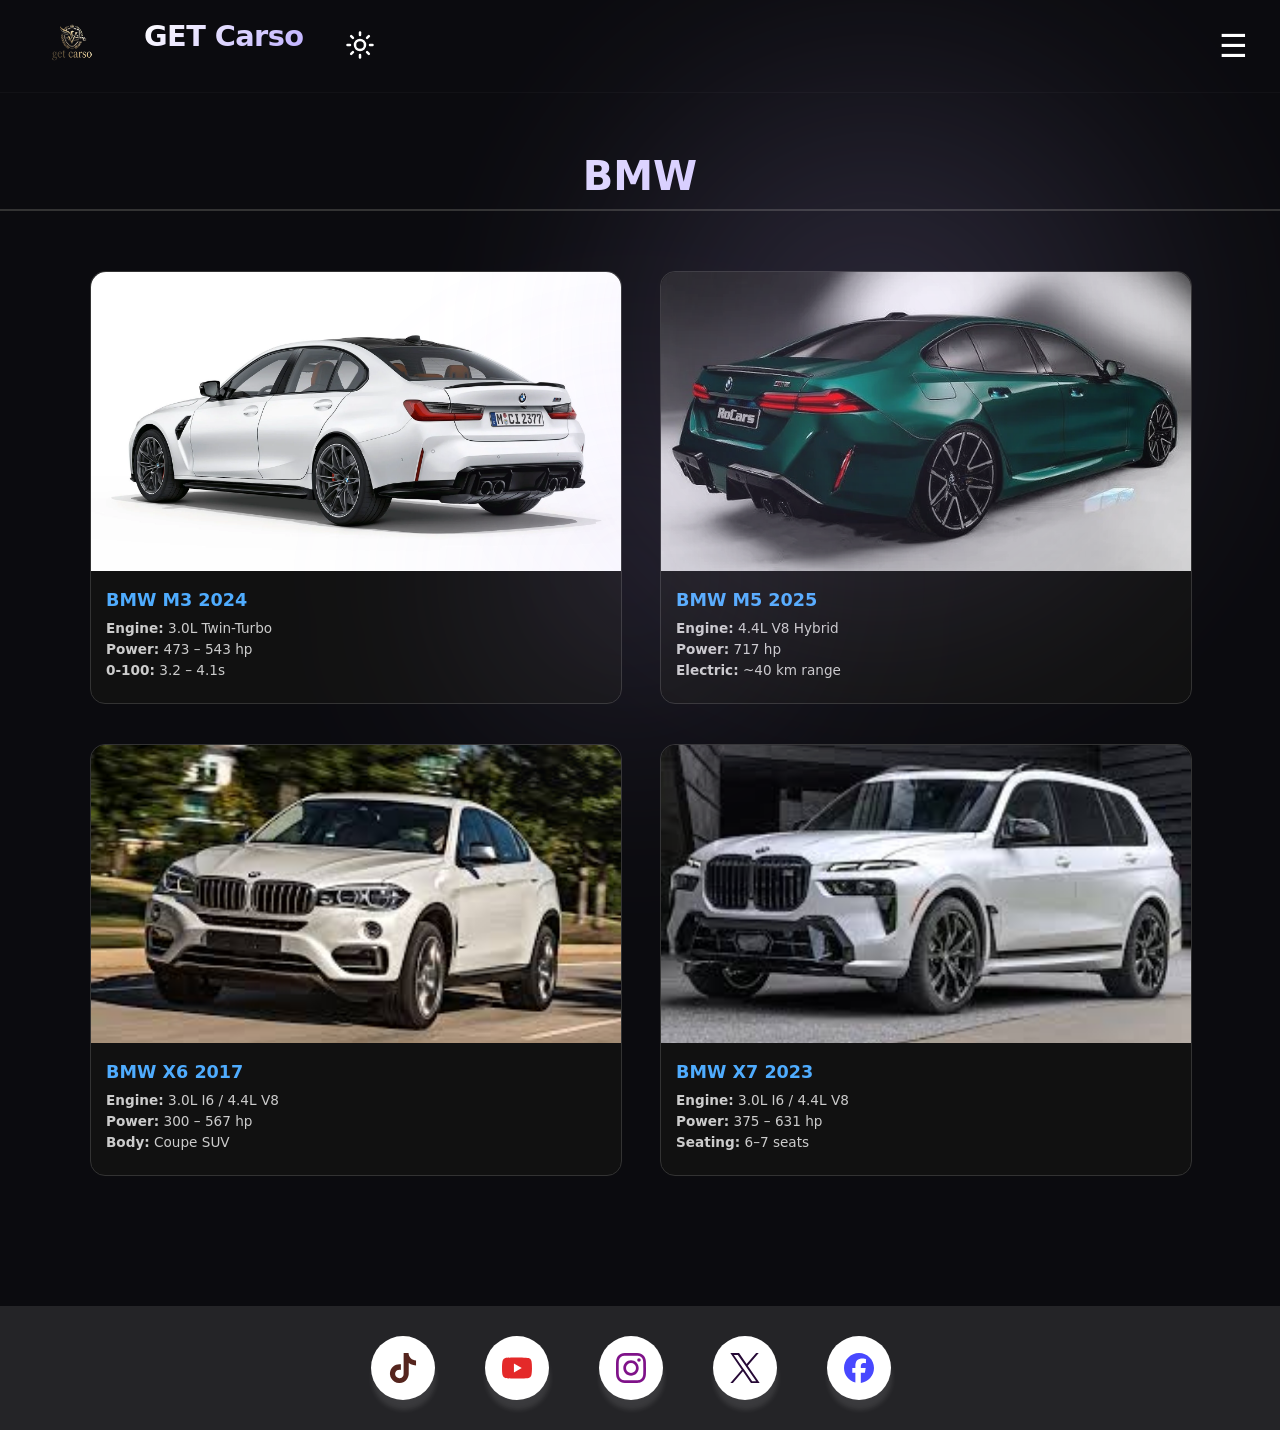
<file: products-bmw.html>
<!doctype html>
<html lang="en">
  <head>
    <script>
      (function () {
        const savedTheme = localStorage.getItem("light-mode");
        if (savedTheme === "true") {
          document.documentElement.classList.add("light-mode");
        }
      })();
    </script>
    <meta charset="utf-8" />
    <meta name="viewport" content="width=device-width, initial-scale=1" />
    <link rel="stylesheet" href="default-computer.css" />
    <link rel="stylesheet" href="default-mobile.css" />
    <link rel="stylesheet" href="products-bmw-toyota.css" />
    <title>Get carso for cars</title>
  </head>
  <body>
    <header id="header">
      <div class="left">
        <span><img src="images_default/Brand_Logo.png" /></span>
        <div class="logo">GET Carso</div>
        <!-- light buttooooooooooooooooooon -->
        <button
          class="light-mode lamp-design"
          id="theme-btn"
          onclick="toggleTheme()"
        >
          <svg
            class="light"
            xmlns="http://www.w3.org/2000/svg"
            width="24"
            height="24"
            viewBox="0 0 24 24"
            fill="none"
            stroke="currentColor"
            stroke-width="2"
            stroke-linecap="round"
            stroke-linejoin="round"
            class="lucide lucide-sun h-5 w-5"
          >
            <circle cx="12" cy="12" r="4"></circle>
            <path d="M12 2v2"></path>
            <path d="M12 20v2"></path>
            <path d="m4.93 4.93 1.41 1.41"></path>
            <path d="m17.66 17.66 1.41 1.41"></path>
            <path d="M2 12h2"></path>
            <path d="M20 12h2"></path>
            <path d="m6.34 17.66-1.41 1.41"></path>
            <path d="m19.07 4.93-1.41 1.41"></path>
          </svg>
          <svg
            class="dark"
            xmlns="http://www.w3.org/2000/svg"
            width="24"
            height="24"
            viewBox="0 0 24 24"
            fill="none"
            stroke="currentColor"
            stroke-width="2"
            stroke-linecap="round"
            stroke-linejoin="round"
            class="lucide lucide-moon h-5 w-5"
          >
            <path d="M12 3a6 6 0 0 0 9 9 9 9 0 1 1-9-9Z"></path>
          </svg>
        </button>
      </div>
      <button class="burger" id="burger" onclick="burg()">☰</button>
      <div class="mobile-menu" id="mobile-menu">
        <div class="cn">
          <a href="index.html">Showcase</a>
          <a href="pricing.html">Pricing</a>
          <a href="about-us.html">About us</a>
          <a href="contact-us.html">Contact us</a>
        </div>
        <div class="dropdown">
          <span class="arrow" onclick="btn_drop()" id="dbtn">
            Products
            <svg
              id="arrowo"
              xmlns="http://www.w3.org/2000/svg"
              width="24"
              height="24"
              viewBox="0 0 24 24"
              fill="none"
              stroke="currentColor"
              stroke-width="3"
              stroke-linecap="round"
              stroke-linejoin="round"
              class="lucide lucide-chevron-down h-4 w-4 transition-transform duration-200"
            >
              <path d="m6 9 6 6 6-6"></path>
            </svg>
          </span>
          <div class="dropdown-menu">
            <div class="col">
              <a href="products-bmw.html">
                <img src="images_default/Car_brands_logos/BMW_Logo.png" />
                <div class="text">
                  <span class="title">BMW</span>

                  <span class="desc">Sport luxury</span>
                </div>
              </a>
              <a href="products-toyota.html">
                <img src="images_default/Car_brands_logos/Toyota_Logo.png" />
                <div class="text">
                  <span class="title">Toyota</span>

                  <span class="desc">Sedan & SUV</span>
                </div>
              </a>
            </div>
            <div class="col">
              <a href="products-tesla.html">
                <img src="images_default/Car_brands_logos/Tesla_Logo.png" />
                <div class="text">
                  <span class="title">Tesla</span>
                  <span class="desc">Electric cars</span>
                </div>
              </a>

              <a href="products-lambor.html">
                <img
                  src="images_default/Car_brands_logos/Lamborghini_Logo.png"
                />
                <div class="text">
                  <span class="title">Lamborghini</span>
                  <span class="desc">Exotic supercars</span>
                </div>
              </a>
            </div>
            <div class="col">
              <a href="products-bugatti.html">
                <img src="images_default/Car_brands_logos/Bugatti_Logo.png" />
                <div class="text">
                  <span class="title">Bugatti</span>
                  <span class="desc">Hyper sport</span>
                </div>
              </a>
              <a href="products-hyundai.html">
                <img src="images_default/Car_brands_logos/Hyundai_Logo.png" />
                <div class="text">
                  <span class="title">Hyundai</span>
                  <span class="desc">Smart mobility</span>
                </div>
              </a>
            </div>
            <div class="col">
              <a href="#">
                <img src="images_default/Car_brands_logos/Maserati_Logo.png" />
                <div class="text">
                  <span class="title">Maserati</span>
                  <span class="desc">Timeless design</span>
                </div>
              </a>
              <a href="#">
                <img src="images_default/Car_brands_logos/Cadillac_Logo.png" />
                <div class="text">
                  <span class="title">Cadillac</span>
                  <span class="desc">Premium comfort</span>
                </div>
              </a>
            </div>
          </div>
        </div>
        <div class="burg-footer">
          <a href="#">Sign in with Google</a>
          <button class="btn">
            <a href="sign up.html">Get Started</a>
          </button>
        </div>
      </div>
      <!-- NAAAAAAAAAAAAAAAAAAAAV -->
      <nav>
        <a class="active lin" href="index.html">Showcase</a>
        <div class="dropdown">
          <span class="arrow">
            Products
            <svg
              id="arrowo"
              xmlns="http://www.w3.org/2000/svg"
              width="24"
              height="24"
              viewBox="0 0 24 24"
              fill="none"
              stroke="currentColor"
              stroke-width="3"
              stroke-linecap="round"
              stroke-linejoin="round"
              class="lucide lucide-chevron-down h-4 w-4 transition-transform duration-200"
            >
              <path d="m6 9 6 6 6-6"></path>
            </svg>
          </span>
          <div class="dropdown-menu">
            <div class="col">
              <a href="products-bmw.html">
                <img src="images_default/Car_brands_logos/BMW_Logo.png" />
                <div class="text">
                  <span class="title">BMW</span>

                  <span class="desc">Sport luxury</span>
                </div>
              </a>
              <a href="products-toyota.html">
                <img src="images_default/Car_brands_logos/Toyota_Logo.png" />
                <div class="text">
                  <span class="title">Toyota</span>

                  <span class="desc">Sedan & SUV</span>
                </div>
              </a>
            </div>
            <div class="col">
              <a href="products-tesla.html">
                <img src="images_default/Car_brands_logos/Tesla_Logo.png" />
                <div class="text">
                  <span class="title">Tesla</span>
                  <span class="desc">Electric cars</span>
                </div>
              </a>

              <a href="products-lambor.html">
                <img
                  src="images_default/Car_brands_logos/Lamborghini_Logo.png"
                />
                <div class="text">
                  <span class="title">Lamborghini</span>
                  <span class="desc">Exotic supercars</span>
                </div>
              </a>
            </div>
            <div class="col">
              <a href="products-bugatti.html">
                <img src="images_default/Car_brands_logos/Bugatti_Logo.png" />
                <div class="text">
                  <span class="title">Bugatti</span>
                  <span class="desc">Hyper sport</span>
                </div>
              </a>
              <a href="products-hyundai.html">
                <img src="images_default/Car_brands_logos/Hyundai_Logo.png" />
                <div class="text">
                  <span class="title">Hyundai</span>
                  <span class="desc">Smart mobility</span>
                </div>
              </a>
            </div>
            <div class="col">
              <a href="#">
                <img src="images_default/Car_brands_logos/Maserati_Logo.png" />
                <div class="text">
                  <span class="title">Maserati</span>
                  <span class="desc">Timeless design</span>
                </div>
              </a>
              <a href="#">
                <img src="images_default/Car_brands_logos/Cadillac_Logo.png" />
                <div class="text">
                  <span class="title">Cadillac</span>
                  <span class="desc">Premium comfort</span>
                </div>
              </a>
            </div>
          </div>
        </div>
        <a href="pricing.html" class="lin">Pricing</a>
        <a href="about-us.html" class="lin">About us</a>
        <a href="contact-us.html" class="lin">Contact us</a>
      </nav>
      <div class="right">
        <a href="#" class="google lin">Sign in with Google</a>
        <button class="btn">
          <a href="sign up.html">Get Started</a>
        </button>
      </div>
    </header>
    <main>
      <section id="her" class="brand-section hero">
        <h2 class="section-title">BMW</h2>
        <div class="cars-container">
          <div class="car-card bmw-highlight">
            <img src="images_bmw_toyota/m3.jpg" alt="BMW M3 2024" />
            <div class="card-content">
              <h3>BMW M3 2024</h3>
              <ul class="specs">
                <li><strong>Engine:</strong> 3.0L Twin-Turbo</li>
                <li><strong>Power:</strong> 473 – 543 hp</li>
                <li><strong>0-100:</strong> 3.2 – 4.1s</li>
              </ul>
            </div>
          </div>

          <div class="car-card bmw-highlight">
            <img src="images_bmw_toyota/m5.jpg" alt="BMW M5 2025" />
            <div class="card-content">
              <h3>BMW M5 2025</h3>
              <ul class="specs">
                <li><strong>Engine:</strong> 4.4L V8 Hybrid</li>
                <li><strong>Power:</strong> 717 hp</li>
                <li><strong>Electric:</strong> ~40 km range</li>
              </ul>
            </div>
          </div>

          <div class="car-card bmw-highlight">
            <img src="images_bmw_toyota/x6.jpg" alt="BMW X6 2017" />
            <div class="card-content">
              <h3>BMW X6 2017</h3>
              <ul class="specs">
                <li><strong>Engine:</strong> 3.0L I6 / 4.4L V8</li>
                <li><strong>Power:</strong> 300 – 567 hp</li>
                <li><strong>Body:</strong> Coupe SUV</li>
              </ul>
            </div>
          </div>

          <div class="car-card bmw-highlight">
            <img src="images_bmw_toyota/x7.jpg" alt="BMW X7 2023" />
            <div class="card-content">
              <h3>BMW X7 2023</h3>
              <ul class="specs">
                <li><strong>Engine:</strong> 3.0L I6 / 4.4L V8</li>
                <li><strong>Power:</strong> 375 – 631 hp</li>
                <li><strong>Seating:</strong> 6–7 seats</li>
              </ul>
            </div>
          </div>
        </div>
      </section>
    </main>
    <footer id="footer">
      <div class="social-container">
        <div class="container">
          <div class="border-animation" style="--wid: 89px">
            <a
              href="https://www.tiktok.com"
              --name="Tiktok"
              style="--accent-color: rgb(85, 37, 30)"
            >
              <svg
                role="img"
                viewBox="0 0 24 24"
                xmlns="http://www.w3.org/2000/svg"
              >
                <title>TikTok</title>
                <path
                  d="M12.525.02c1.31-.02 2.61-.01 3.91-.02.08 1.53.63 3.09 1.75 4.17 1.12 1.11 2.7 1.62 4.24 1.79v4.03c-1.44-.05-2.89-.35-4.2-.97-.57-.26-1.1-.59-1.62-.93-.01 2.92.01 5.84-.02 8.75-.08 1.4-.54 2.79-1.35 3.94-1.31 1.92-3.58 3.17-5.91 3.21-1.43.08-2.86-.31-4.08-1.03-2.02-1.19-3.44-3.37-3.65-5.71-.02-.5-.03-1-.01-1.49.18-1.9 1.12-3.72 2.58-4.96 1.66-1.44 3.98-2.13 6.15-1.72.02 1.48-.04 2.96-.04 4.44-.99-.32-2.15-.23-3.02.37-.63.41-1.11 1.04-1.36 1.75-.21.51-.15 1.07-.14 1.61.24 1.64 1.82 3.02 3.5 2.87 1.12-.01 2.19-.66 2.77-1.61.19-.33.4-.67.41-1.06.1-1.79.06-3.57.07-5.36.01-4.03-.01-8.05.02-12.07z"
                />
              </svg>
            </a>
          </div>
          <div class="border-animation" style="--wid: 107px">
            <a
              href="https://www.youtube.com"
              --name="YouTube"
              style="--accent-color: rgb(228, 41, 41)"
              target="_blank"
              ><svg
                role="img"
                viewBox="0 0 24 24"
                xmlns="http://www.w3.org/2000/svg"
              >
                <title>YouTube</title>
                <path
                  d="M23.498 6.186a3.016 3.016 0 0 0-2.122-2.136C19.505 3.545 12 3.545 12 3.545s-7.505 0-9.377.505A3.017 3.017 0 0 0 .502 6.186C0 8.07 0 12 0 12s0 3.93.502 5.814a3.016 3.016 0 0 0 2.122 2.136c1.871.505 9.376.505 9.376.505s7.505 0 9.377-.505a3.015 3.015 0 0 0 2.122-2.136C24 15.93 24 12 24 12s0-3.93-.502-5.814zM9.545 15.568V8.432L15.818 12l-6.273 3.568z"
                />
              </svg>
            </a>
          </div>
          <div class="border-animation" style="--wid: 116px">
            <a
              href="https://www.instagram.com"
              --name="Instagram"
              style="--accent-color: rgb(127, 18, 137)"
              target="_blank"
              ><svg
                role="img"
                viewBox="0 0 24 24"
                xmlns="http://www.w3.org/2000/svg"
              >
                <title>Instagram</title>
                <path
                  d="M7.0301.084c-1.2768.0602-2.1487.264-2.911.5634-.7888.3075-1.4575.72-2.1228 1.3877-.6652.6677-1.075 1.3368-1.3802 2.127-.2954.7638-.4956 1.6365-.552 2.914-.0564 1.2775-.0689 1.6882-.0626 4.947.0062 3.2586.0206 3.6671.0825 4.9473.061 1.2765.264 2.1482.5635 2.9107.308.7889.72 1.4573 1.388 2.1228.6679.6655 1.3365 1.0743 2.1285 1.38.7632.295 1.6361.4961 2.9134.552 1.2773.056 1.6884.069 4.9462.0627 3.2578-.0062 3.668-.0207 4.9478-.0814 1.28-.0607 2.147-.2652 2.9098-.5633.7889-.3086 1.4578-.72 2.1228-1.3881.665-.6682 1.0745-1.3378 1.3795-2.1284.2957-.7632.4966-1.636.552-2.9124.056-1.2809.0692-1.6898.063-4.948-.0063-3.2583-.021-3.6668-.0817-4.9465-.0607-1.2797-.264-2.1487-.5633-2.9117-.3084-.7889-.72-1.4568-1.3876-2.1228C21.2982 1.33 20.628.9208 19.8378.6165 19.074.321 18.2017.1197 16.9244.0645 15.6471.0093 15.236-.005 11.977.0014 8.718.0076 8.31.0215 7.0301.0839m.1402 21.6932c-1.17-.0509-1.8053-.2453-2.2287-.408-.5606-.216-.96-.4771-1.3819-.895-.422-.4178-.6811-.8186-.9-1.378-.1644-.4234-.3624-1.058-.4171-2.228-.0595-1.2645-.072-1.6442-.079-4.848-.007-3.2037.0053-3.583.0607-4.848.05-1.169.2456-1.805.408-2.2282.216-.5613.4762-.96.895-1.3816.4188-.4217.8184-.6814 1.3783-.9003.423-.1651 1.0575-.3614 2.227-.4171 1.2655-.06 1.6447-.072 4.848-.079 3.2033-.007 3.5835.005 4.8495.0608 1.169.0508 1.8053.2445 2.228.408.5608.216.96.4754 1.3816.895.4217.4194.6816.8176.9005 1.3787.1653.4217.3617 1.056.4169 2.2263.0602 1.2655.0739 1.645.0796 4.848.0058 3.203-.0055 3.5834-.061 4.848-.051 1.17-.245 1.8055-.408 2.2294-.216.5604-.4763.96-.8954 1.3814-.419.4215-.8181.6811-1.3783.9-.4224.1649-1.0577.3617-2.2262.4174-1.2656.0595-1.6448.072-4.8493.079-3.2045.007-3.5825-.006-4.848-.0608M16.953 5.5864A1.44 1.44 0 1 0 18.39 4.144a1.44 1.44 0 0 0-1.437 1.4424M5.8385 12.012c.0067 3.4032 2.7706 6.1557 6.173 6.1493 3.4026-.0065 6.157-2.7701 6.1506-6.1733-.0065-3.4032-2.771-6.1565-6.174-6.1498-3.403.0067-6.156 2.771-6.1496 6.1738M8 12.0077a4 4 0 1 1 4.008 3.9921A3.9996 3.9996 0 0 1 8 12.0077"
                />
              </svg>
            </a>
          </div>
          <div class="border-animation" style="--wid: 95px">
            <a
              href="https://www.X.com"
              --name="Tiwtter"
              style="--accent-color: rgb(39, 10, 55)"
              target="_blank"
              ><svg
                role="img"
                viewBox="0 0 24 24"
                xmlns="http://www.w3.org/2000/svg"
              >
                <title>X</title>
                <path
                  d="M14.234 10.162 22.977 0h-2.072l-7.591 8.824L7.251 0H.258l9.168 13.343L.258 24H2.33l8.016-9.318L16.749 24h6.993zm-2.837 3.299-.929-1.329L3.076 1.56h3.182l5.965 8.532.929 1.329 7.754 11.09h-3.182z"
                />
              </svg>
            </a>
          </div>
          <div class="border-animation" style="--wid: 114px">
            <a
              href="https://www.facebook.com"
              --name="Facebook"
              style="--accent-color: rgb(72, 72, 255)"
              target="_blank"
              ><svg
                role="img"
                viewBox="0 0 24 24"
                xmlns="http://www.w3.org/2000/svg"
              >
                <title>Facebook</title>
                <path
                  d="M9.101 23.691v-7.98H6.627v-3.667h2.474v-1.58c0-4.085 1.848-5.978 5.858-5.978.401 0 .955.042 1.468.103a8.68 8.68 0 0 1 1.141.195v3.325a8.623 8.623 0 0 0-.653-.036 26.805 26.805 0 0 0-.733-.009c-.707 0-1.259.096-1.675.309a1.686 1.686 0 0 0-.679.622c-.258.42-.374.995-.374 1.752v1.297h3.919l-.386 2.103-.287 1.564h-3.246v8.245C19.396 23.238 24 18.179 24 12.044c0-6.627-5.373-12-12-12s-12 5.373-12 12c0 5.628 3.874 10.35 9.101 11.647Z"
                />
              </svg>
            </a>
          </div>
        </div>
      </div>
    </footer>

    <script src="light-scroll-BurgerMenu.js" defer></script>
  </body>
</html>
</file>
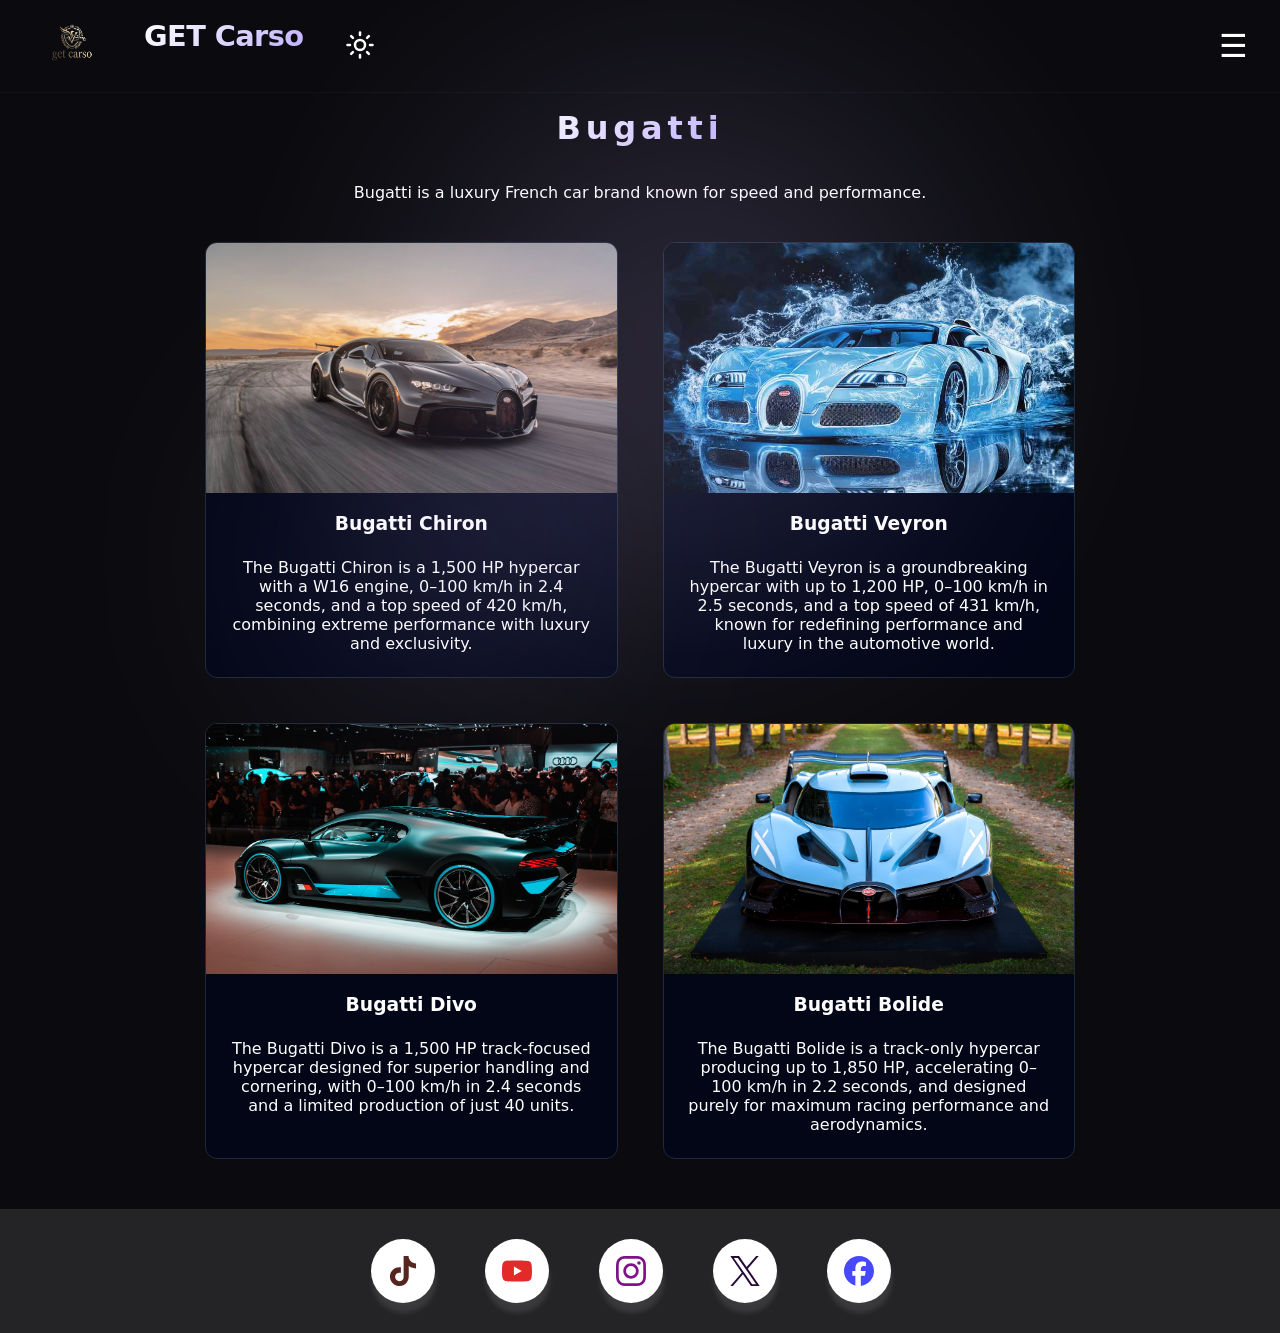
<file: products-bugatti.html>
<!doctype html>
<html lang="en">
  <head>
    <script>
      (function () {
        const savedTheme = localStorage.getItem("light-mode");
        if (savedTheme === "true") {
          document.documentElement.classList.add("light-mode");
        }
      })();
    </script>
    <meta charset="utf-8" />
    <meta name="viewport" content="width=device-width, initial-scale=1" />
    <link rel="stylesheet" href="default-computer.css" />
    <link rel="stylesheet" href="default-mobile.css" />
    <link rel="stylesheet" href="products-bugatti-hyundai.css" />

    <title>Get carso for cars</title>
  </head>

  <body>
    <header id="header">
      <div class="left">
        <span><img src="images_default/Brand_Logo.png" /></span>
        <div class="logo">GET Carso</div>
        <!-- light buttooooooooooooooooooon -->
        <button
          class="light-mode lamp-design"
          id="theme-btn"
          onclick="toggleTheme()"
        >
          <svg
            class="light"
            xmlns="http://www.w3.org/2000/svg"
            width="24"
            height="24"
            viewBox="0 0 24 24"
            fill="none"
            stroke="currentColor"
            stroke-width="2"
            stroke-linecap="round"
            stroke-linejoin="round"
            class="lucide lucide-sun h-5 w-5"
          >
            <circle cx="12" cy="12" r="4"></circle>
            <path d="M12 2v2"></path>
            <path d="M12 20v2"></path>
            <path d="m4.93 4.93 1.41 1.41"></path>
            <path d="m17.66 17.66 1.41 1.41"></path>
            <path d="M2 12h2"></path>
            <path d="M20 12h2"></path>
            <path d="m6.34 17.66-1.41 1.41"></path>
            <path d="m19.07 4.93-1.41 1.41"></path>
          </svg>
          <svg
            class="dark"
            xmlns="http://www.w3.org/2000/svg"
            width="24"
            height="24"
            viewBox="0 0 24 24"
            fill="none"
            stroke="currentColor"
            stroke-width="2"
            stroke-linecap="round"
            stroke-linejoin="round"
            class="lucide lucide-moon h-5 w-5"
          >
            <path d="M12 3a6 6 0 0 0 9 9 9 9 0 1 1-9-9Z"></path>
          </svg>
        </button>
      </div>
      <button class="burger" id="burger" onclick="burg()">☰</button>
      <div class="mobile-menu" id="mobile-menu">
        <div class="cn">
          <a href="index.html">Showcase</a>
          <a href="pricing.html">Pricing</a>
          <a href="about-us.html">About us</a>
          <a href="contact-us.html">Contact us</a>
        </div>
        <div class="dropdown">
          <span class="arrow" onclick="btn_drop()" id="dbtn">
            Products
            <svg
              id="arrowo"
              xmlns="http://www.w3.org/2000/svg"
              width="24"
              height="24"
              viewBox="0 0 24 24"
              fill="none"
              stroke="currentColor"
              stroke-width="3"
              stroke-linecap="round"
              stroke-linejoin="round"
              class="lucide lucide-chevron-down h-4 w-4 transition-transform duration-200"
            >
              <path d="m6 9 6 6 6-6"></path>
            </svg>
          </span>
          <div class="dropdown-menu">
            <div class="col">
              <a href="products-bmw.html">
                <img src="images_default/Car_brands_logos/BMW_Logo.png" />
                <div class="text">
                  <span class="title">BMW</span>

                  <span class="desc">Sport luxury</span>
                </div>
              </a>
              <a href="products-toyota.html">
                <img src="images_default/Car_brands_logos/Toyota_Logo.png" />
                <div class="text">
                  <span class="title">Toyota</span>

                  <span class="desc">Sedan & SUV</span>
                </div>
              </a>
            </div>
            <div class="col">
              <a href="products-tesla.html">
                <img src="images_default/Car_brands_logos/Tesla_Logo.png" />
                <div class="text">
                  <span class="title">Tesla</span>
                  <span class="desc">Electric cars</span>
                </div>
              </a>

              <a href="products-lambor.html">
                <img
                  src="images_default/Car_brands_logos/Lamborghini_Logo.png"
                />
                <div class="text">
                  <span class="title">Lamborghini</span>
                  <span class="desc">Exotic supercars</span>
                </div>
              </a>
            </div>
            <div class="col">
              <a href="products-bugatti.html">
                <img src="images_default/Car_brands_logos/Bugatti_Logo.png" />
                <div class="text">
                  <span class="title">Bugatti</span>
                  <span class="desc">Hyper sport</span>
                </div>
              </a>
              <a href="products-hyundai.html">
                <img src="images_default/Car_brands_logos/Hyundai_Logo.png" />
                <div class="text">
                  <span class="title">Hyundai</span>
                  <span class="desc">Smart mobility</span>
                </div>
              </a>
            </div>
            <div class="col">
              <a href="#">
                <img src="images_default/Car_brands_logos/Maserati_Logo.png" />
                <div class="text">
                  <span class="title">Maserati</span>
                  <span class="desc">Timeless design</span>
                </div>
              </a>
              <a href="#">
                <img src="images_default/Car_brands_logos/Cadillac_Logo.png" />
                <div class="text">
                  <span class="title">Cadillac</span>
                  <span class="desc">Premium comfort</span>
                </div>
              </a>
            </div>
          </div>
        </div>
        <div class="burg-footer">
          <a href="#">Sign in with Google</a>
          <button class="btn">
            <a href="sign up.html">Get Started</a>
          </button>
        </div>
      </div>
      <!-- NAAAAAAAAAAAAAAAAAAAAV -->
      <nav>
        <a class="active lin" href="index.html">Showcase</a>
        <div class="dropdown">
          <span class="arrow">
            Products
            <svg
              id="arrowo"
              xmlns="http://www.w3.org/2000/svg"
              width="24"
              height="24"
              viewBox="0 0 24 24"
              fill="none"
              stroke="currentColor"
              stroke-width="3"
              stroke-linecap="round"
              stroke-linejoin="round"
              class="lucide lucide-chevron-down h-4 w-4 transition-transform duration-200"
            >
              <path d="m6 9 6 6 6-6"></path>
            </svg>
          </span>
          <div class="dropdown-menu">
            <div class="col">
              <a href="products-bmw.html">
                <img src="images_default/Car_brands_logos/BMW_Logo.png" />
                <div class="text">
                  <span class="title">BMW</span>

                  <span class="desc">Sport luxury</span>
                </div>
              </a>
              <a href="products-toyota.html">
                <img src="images_default/Car_brands_logos/Toyota_Logo.png" />
                <div class="text">
                  <span class="title">Toyota</span>

                  <span class="desc">Sedan & SUV</span>
                </div>
              </a>
            </div>
            <div class="col">
              <a href="products-tesla.html">
                <img src="images_default/Car_brands_logos/Tesla_Logo.png" />
                <div class="text">
                  <span class="title">Tesla</span>
                  <span class="desc">Electric cars</span>
                </div>
              </a>

              <a href="products-lambor.html">
                <img
                  src="images_default/Car_brands_logos/Lamborghini_Logo.png"
                />
                <div class="text">
                  <span class="title">Lamborghini</span>
                  <span class="desc">Exotic supercars</span>
                </div>
              </a>
            </div>
            <div class="col">
              <a href="products-bugatti.html">
                <img src="images_default/Car_brands_logos/Bugatti_Logo.png" />
                <div class="text">
                  <span class="title">Bugatti</span>
                  <span class="desc">Hyper sport</span>
                </div>
              </a>
              <a href="products-hyundai.html">
                <img src="images_default/Car_brands_logos/Hyundai_Logo.png" />
                <div class="text">
                  <span class="title">Hyundai</span>
                  <span class="desc">Smart mobility</span>
                </div>
              </a>
            </div>
            <div class="col">
              <a href="#">
                <img src="images_default/Car_brands_logos/Maserati_Logo.png" />
                <div class="text">
                  <span class="title">Maserati</span>
                  <span class="desc">Timeless design</span>
                </div>
              </a>
              <a href="#">
                <img src="images_default/Car_brands_logos/Cadillac_Logo.png" />
                <div class="text">
                  <span class="title">Cadillac</span>
                  <span class="desc">Premium comfort</span>
                </div>
              </a>
            </div>
          </div>
        </div>
        <a href="pricing.html" class="lin">Pricing</a>
        <a href="about-us.html" class="lin">About us</a>
        <a href="contact-us.html" class="lin">Contact us</a>
      </nav>
      <div class="right">
        <a href="#" class="google lin">Sign in with Google</a>
        <button class="btn">
          <a href="sign up.html">Get Started</a>
        </button>
      </div>
    </header>
    <main>
      <section class="hero cars" id="her">
        <h2>Bugatti</h2>
        <p class="pad">
          Bugatti is a luxury French car brand known for speed and performance.
        </p>

        <div class="grid">
          <div class="card">
            <img src="images_bugatti_hyundai/Bugatti_Chirone.jpg" />

            <h3>Bugatti Chiron</h3>
            <p>
              The Bugatti Chiron is a 1,500 HP hypercar with a W16 engine, 0–100
              km/h in 2.4 seconds, and a top speed of 420 km/h, combining
              extreme performance with luxury and exclusivity.
            </p>
          </div>

          <div class="card">
            <img src="images_bugatti_hyundai/Bugatti_Veyron.jpg" />
            <h3>Bugatti Veyron</h3>
            <p>
              The Bugatti Veyron is a groundbreaking hypercar with up to 1,200
              HP, 0–100 km/h in 2.5 seconds, and a top speed of 431 km/h, known
              for redefining performance and luxury in the automotive world.
            </p>
          </div>

          <div class="card">
            <img src="images_bugatti_hyundai/Bugatti_Divo.jpg" />
            <h3>Bugatti Divo</h3>
            <p>
              The Bugatti Divo is a 1,500 HP track-focused hypercar designed for
              superior handling and cornering, with 0–100 km/h in 2.4 seconds
              and a limited production of just 40 units.
            </p>
          </div>

          <div class="card">
            <img src="images_bugatti_hyundai/Bugatti_Bolide.jpg" />
            <h3>Bugatti Bolide</h3>
            <p>
              The Bugatti Bolide is a track-only hypercar producing up to 1,850
              HP, accelerating 0–100 km/h in 2.2 seconds, and designed purely
              for maximum racing performance and aerodynamics.
            </p>
          </div>
        </div>
      </section>
    </main>

    <footer id="footer">
      <div class="social-container">
        <div class="container">
          <div class="border-animation" style="--wid: 89px">
            <a
              href="https://www.tiktok.com"
              --name="Tiktok"
              style="--accent-color: rgb(85, 37, 30)"
            >
              <svg
                role="img"
                viewBox="0 0 24 24"
                xmlns="http://www.w3.org/2000/svg"
              >
                <title>TikTok</title>
                <path
                  d="M12.525.02c1.31-.02 2.61-.01 3.91-.02.08 1.53.63 3.09 1.75 4.17 1.12 1.11 2.7 1.62 4.24 1.79v4.03c-1.44-.05-2.89-.35-4.2-.97-.57-.26-1.1-.59-1.62-.93-.01 2.92.01 5.84-.02 8.75-.08 1.4-.54 2.79-1.35 3.94-1.31 1.92-3.58 3.17-5.91 3.21-1.43.08-2.86-.31-4.08-1.03-2.02-1.19-3.44-3.37-3.65-5.71-.02-.5-.03-1-.01-1.49.18-1.9 1.12-3.72 2.58-4.96 1.66-1.44 3.98-2.13 6.15-1.72.02 1.48-.04 2.96-.04 4.44-.99-.32-2.15-.23-3.02.37-.63.41-1.11 1.04-1.36 1.75-.21.51-.15 1.07-.14 1.61.24 1.64 1.82 3.02 3.5 2.87 1.12-.01 2.19-.66 2.77-1.61.19-.33.4-.67.41-1.06.1-1.79.06-3.57.07-5.36.01-4.03-.01-8.05.02-12.07z"
                />
              </svg>
            </a>
          </div>
          <div class="border-animation" style="--wid: 107px">
            <a
              href="https://www.youtube.com"
              --name="YouTube"
              style="--accent-color: rgb(228, 41, 41)"
              target="_blank"
              ><svg
                role="img"
                viewBox="0 0 24 24"
                xmlns="http://www.w3.org/2000/svg"
              >
                <title>YouTube</title>
                <path
                  d="M23.498 6.186a3.016 3.016 0 0 0-2.122-2.136C19.505 3.545 12 3.545 12 3.545s-7.505 0-9.377.505A3.017 3.017 0 0 0 .502 6.186C0 8.07 0 12 0 12s0 3.93.502 5.814a3.016 3.016 0 0 0 2.122 2.136c1.871.505 9.376.505 9.376.505s7.505 0 9.377-.505a3.015 3.015 0 0 0 2.122-2.136C24 15.93 24 12 24 12s0-3.93-.502-5.814zM9.545 15.568V8.432L15.818 12l-6.273 3.568z"
                />
              </svg>
            </a>
          </div>
          <div class="border-animation" style="--wid: 116px">
            <a
              href="https://www.instagram.com"
              --name="Instagram"
              style="--accent-color: rgb(127, 18, 137)"
              target="_blank"
              ><svg
                role="img"
                viewBox="0 0 24 24"
                xmlns="http://www.w3.org/2000/svg"
              >
                <title>Instagram</title>
                <path
                  d="M7.0301.084c-1.2768.0602-2.1487.264-2.911.5634-.7888.3075-1.4575.72-2.1228 1.3877-.6652.6677-1.075 1.3368-1.3802 2.127-.2954.7638-.4956 1.6365-.552 2.914-.0564 1.2775-.0689 1.6882-.0626 4.947.0062 3.2586.0206 3.6671.0825 4.9473.061 1.2765.264 2.1482.5635 2.9107.308.7889.72 1.4573 1.388 2.1228.6679.6655 1.3365 1.0743 2.1285 1.38.7632.295 1.6361.4961 2.9134.552 1.2773.056 1.6884.069 4.9462.0627 3.2578-.0062 3.668-.0207 4.9478-.0814 1.28-.0607 2.147-.2652 2.9098-.5633.7889-.3086 1.4578-.72 2.1228-1.3881.665-.6682 1.0745-1.3378 1.3795-2.1284.2957-.7632.4966-1.636.552-2.9124.056-1.2809.0692-1.6898.063-4.948-.0063-3.2583-.021-3.6668-.0817-4.9465-.0607-1.2797-.264-2.1487-.5633-2.9117-.3084-.7889-.72-1.4568-1.3876-2.1228C21.2982 1.33 20.628.9208 19.8378.6165 19.074.321 18.2017.1197 16.9244.0645 15.6471.0093 15.236-.005 11.977.0014 8.718.0076 8.31.0215 7.0301.0839m.1402 21.6932c-1.17-.0509-1.8053-.2453-2.2287-.408-.5606-.216-.96-.4771-1.3819-.895-.422-.4178-.6811-.8186-.9-1.378-.1644-.4234-.3624-1.058-.4171-2.228-.0595-1.2645-.072-1.6442-.079-4.848-.007-3.2037.0053-3.583.0607-4.848.05-1.169.2456-1.805.408-2.2282.216-.5613.4762-.96.895-1.3816.4188-.4217.8184-.6814 1.3783-.9003.423-.1651 1.0575-.3614 2.227-.4171 1.2655-.06 1.6447-.072 4.848-.079 3.2033-.007 3.5835.005 4.8495.0608 1.169.0508 1.8053.2445 2.228.408.5608.216.96.4754 1.3816.895.4217.4194.6816.8176.9005 1.3787.1653.4217.3617 1.056.4169 2.2263.0602 1.2655.0739 1.645.0796 4.848.0058 3.203-.0055 3.5834-.061 4.848-.051 1.17-.245 1.8055-.408 2.2294-.216.5604-.4763.96-.8954 1.3814-.419.4215-.8181.6811-1.3783.9-.4224.1649-1.0577.3617-2.2262.4174-1.2656.0595-1.6448.072-4.8493.079-3.2045.007-3.5825-.006-4.848-.0608M16.953 5.5864A1.44 1.44 0 1 0 18.39 4.144a1.44 1.44 0 0 0-1.437 1.4424M5.8385 12.012c.0067 3.4032 2.7706 6.1557 6.173 6.1493 3.4026-.0065 6.157-2.7701 6.1506-6.1733-.0065-3.4032-2.771-6.1565-6.174-6.1498-3.403.0067-6.156 2.771-6.1496 6.1738M8 12.0077a4 4 0 1 1 4.008 3.9921A3.9996 3.9996 0 0 1 8 12.0077"
                />
              </svg>
            </a>
          </div>
          <div class="border-animation" style="--wid: 95px">
            <a
              href="https://www.X.com"
              --name="Tiwtter"
              style="--accent-color: rgb(39, 10, 55)"
              target="_blank"
              ><svg
                role="img"
                viewBox="0 0 24 24"
                xmlns="http://www.w3.org/2000/svg"
              >
                <title>X</title>
                <path
                  d="M14.234 10.162 22.977 0h-2.072l-7.591 8.824L7.251 0H.258l9.168 13.343L.258 24H2.33l8.016-9.318L16.749 24h6.993zm-2.837 3.299-.929-1.329L3.076 1.56h3.182l5.965 8.532.929 1.329 7.754 11.09h-3.182z"
                />
              </svg>
            </a>
          </div>
          <div class="border-animation" style="--wid: 114px">
            <a
              href="https://www.facebook.com"
              --name="Facebook"
              style="--accent-color: rgb(72, 72, 255)"
              target="_blank"
              ><svg
                role="img"
                viewBox="0 0 24 24"
                xmlns="http://www.w3.org/2000/svg"
              >
                <title>Facebook</title>
                <path
                  d="M9.101 23.691v-7.98H6.627v-3.667h2.474v-1.58c0-4.085 1.848-5.978 5.858-5.978.401 0 .955.042 1.468.103a8.68 8.68 0 0 1 1.141.195v3.325a8.623 8.623 0 0 0-.653-.036 26.805 26.805 0 0 0-.733-.009c-.707 0-1.259.096-1.675.309a1.686 1.686 0 0 0-.679.622c-.258.42-.374.995-.374 1.752v1.297h3.919l-.386 2.103-.287 1.564h-3.246v8.245C19.396 23.238 24 18.179 24 12.044c0-6.627-5.373-12-12-12s-12 5.373-12 12c0 5.628 3.874 10.35 9.101 11.647Z"
                />
              </svg>
            </a>
          </div>
        </div>
      </div>
    </footer>

    <script src="light-scroll-BurgerMenu.js" defer></script>
  </body>
</html>
</file>
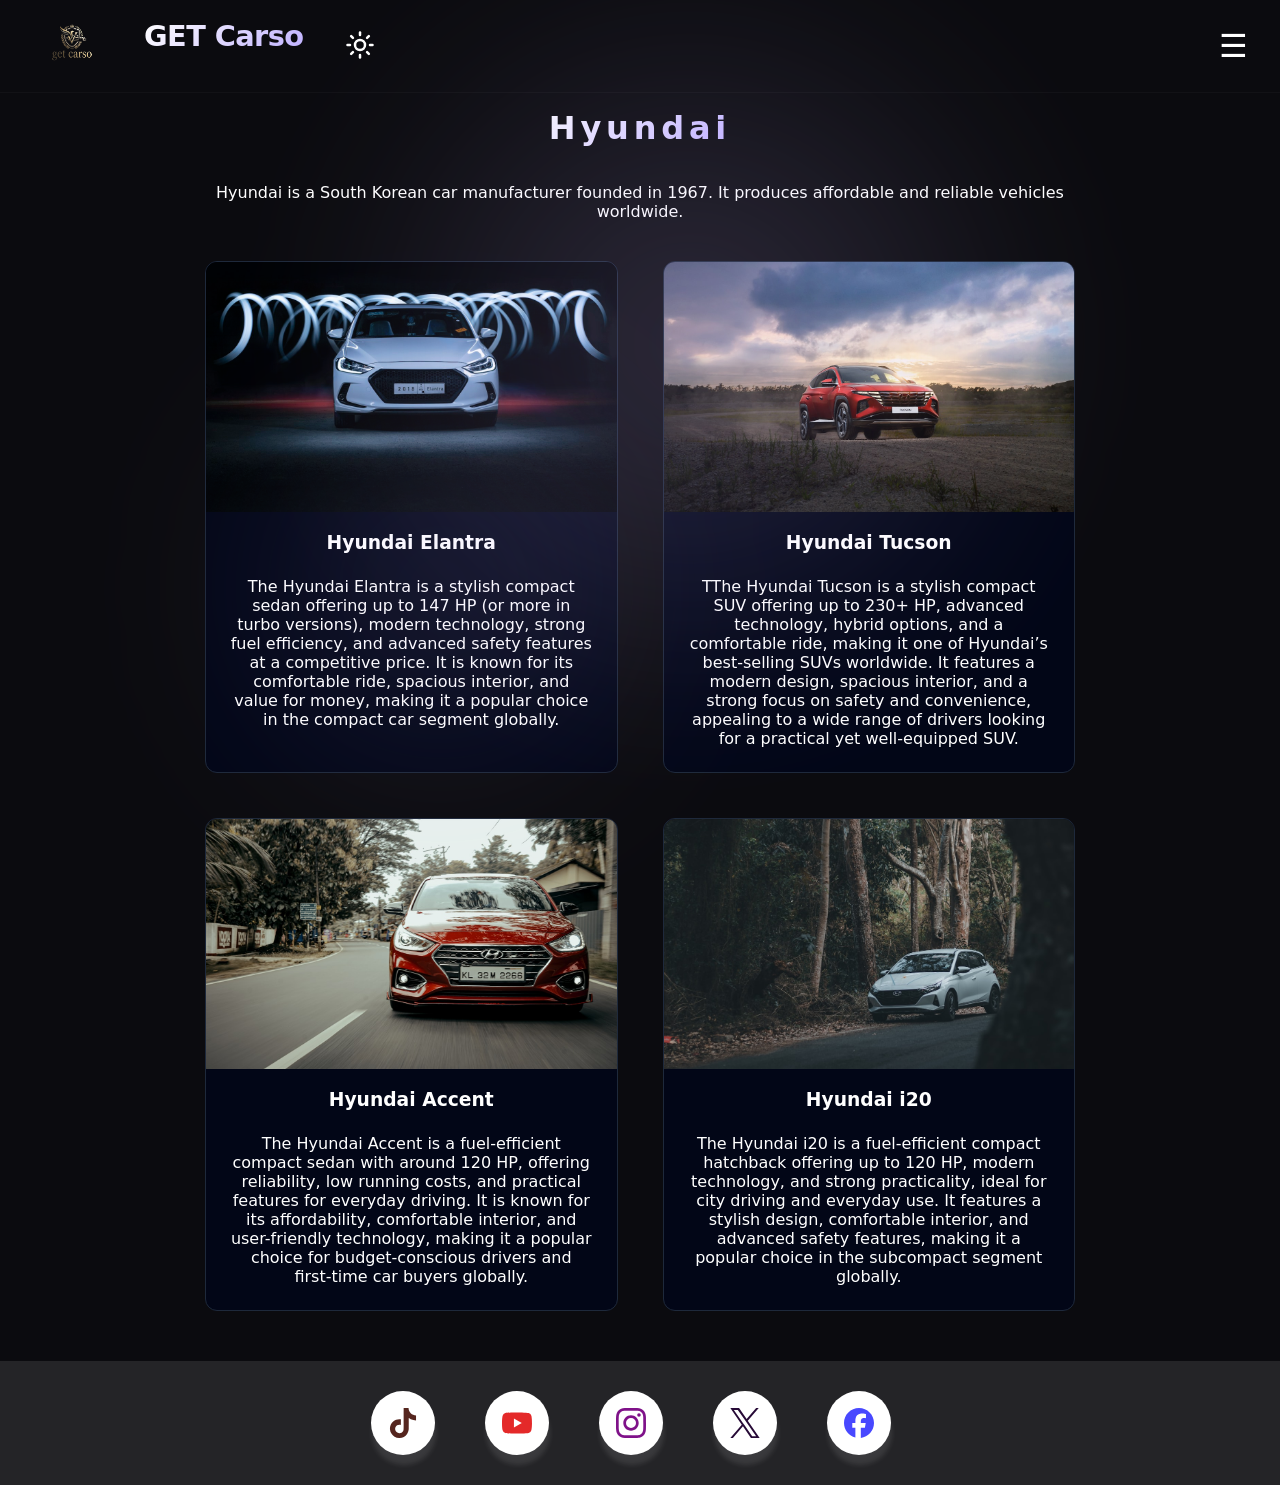
<file: products-hyundai.html>
<!doctype html>
<html lang="en">
  <head>
    <script>
      (function () {
        const savedTheme = localStorage.getItem("light-mode");
        if (savedTheme === "true") {
          document.documentElement.classList.add("light-mode");
        }
      })();
    </script>
    <meta charset="utf-8" />
    <meta name="viewport" content="width=device-width, initial-scale=1" />
    <link rel="stylesheet" href="default-computer.css" />
    <link rel="stylesheet" href="default-mobile.css" />
    <link rel="stylesheet" href="products-bugatti-hyundai.css" />

    <title>Get carso for cars</title>
  </head>

  <body>
    <header id="header">
      <div class="left">
        <span><img src="images_default/Brand_Logo.png" /></span>
        <div class="logo">GET Carso</div>
        <!-- light buttooooooooooooooooooon -->
        <button
          class="light-mode lamp-design"
          id="theme-btn"
          onclick="toggleTheme()"
        >
          <svg
            class="light"
            xmlns="http://www.w3.org/2000/svg"
            width="24"
            height="24"
            viewBox="0 0 24 24"
            fill="none"
            stroke="currentColor"
            stroke-width="2"
            stroke-linecap="round"
            stroke-linejoin="round"
            class="lucide lucide-sun h-5 w-5"
          >
            <circle cx="12" cy="12" r="4"></circle>
            <path d="M12 2v2"></path>
            <path d="M12 20v2"></path>
            <path d="m4.93 4.93 1.41 1.41"></path>
            <path d="m17.66 17.66 1.41 1.41"></path>
            <path d="M2 12h2"></path>
            <path d="M20 12h2"></path>
            <path d="m6.34 17.66-1.41 1.41"></path>
            <path d="m19.07 4.93-1.41 1.41"></path>
          </svg>
          <svg
            class="dark"
            xmlns="http://www.w3.org/2000/svg"
            width="24"
            height="24"
            viewBox="0 0 24 24"
            fill="none"
            stroke="currentColor"
            stroke-width="2"
            stroke-linecap="round"
            stroke-linejoin="round"
            class="lucide lucide-moon h-5 w-5"
          >
            <path d="M12 3a6 6 0 0 0 9 9 9 9 0 1 1-9-9Z"></path>
          </svg>
        </button>
      </div>
      <button class="burger" id="burger" onclick="burg()">☰</button>
      <div class="mobile-menu" id="mobile-menu">
        <div class="cn">
          <a href="index.html">Showcase</a>
          <a href="pricing.html">Pricing</a>
          <a href="about-us.html">About us</a>
          <a href="contact-us.html">Contact us</a>
        </div>
        <div class="dropdown">
          <span class="arrow" onclick="btn_drop()" id="dbtn">
            Products
            <svg
              id="arrowo"
              xmlns="http://www.w3.org/2000/svg"
              width="24"
              height="24"
              viewBox="0 0 24 24"
              fill="none"
              stroke="currentColor"
              stroke-width="3"
              stroke-linecap="round"
              stroke-linejoin="round"
              class="lucide lucide-chevron-down h-4 w-4 transition-transform duration-200"
            >
              <path d="m6 9 6 6 6-6"></path>
            </svg>
          </span>
          <div class="dropdown-menu">
            <div class="col">
              <a href="products-bmw.html">
                <img src="images_default/Car_brands_logos/BMW_Logo.png" />
                <div class="text">
                  <span class="title">BMW</span>

                  <span class="desc">Sport luxury</span>
                </div>
              </a>
              <a href="products-toyota.html">
                <img src="images_default/Car_brands_logos/Toyota_Logo.png" />
                <div class="text">
                  <span class="title">Toyota</span>

                  <span class="desc">Sedan & SUV</span>
                </div>
              </a>
            </div>
            <div class="col">
              <a href="products-tesla.html">
                <img src="images_default/Car_brands_logos/Tesla_Logo.png" />
                <div class="text">
                  <span class="title">Tesla</span>
                  <span class="desc">Electric cars</span>
                </div>
              </a>

              <a href="products-lambor.html">
                <img
                  src="images_default/Car_brands_logos/Lamborghini_Logo.png"
                />
                <div class="text">
                  <span class="title">Lamborghini</span>
                  <span class="desc">Exotic supercars</span>
                </div>
              </a>
            </div>
            <div class="col">
              <a href="products-bugatti.html">
                <img src="images_default/Car_brands_logos/Bugatti_Logo.png" />
                <div class="text">
                  <span class="title">Bugatti</span>
                  <span class="desc">Hyper sport</span>
                </div>
              </a>
              <a href="products-hyundai.html">
                <img src="images_default/Car_brands_logos/Hyundai_Logo.png" />
                <div class="text">
                  <span class="title">Hyundai</span>
                  <span class="desc">Smart mobility</span>
                </div>
              </a>
            </div>
            <div class="col">
              <a href="#">
                <img src="images_default/Car_brands_logos/Maserati_Logo.png" />
                <div class="text">
                  <span class="title">Maserati</span>
                  <span class="desc">Timeless design</span>
                </div>
              </a>
              <a href="#">
                <img src="images_default/Car_brands_logos/Cadillac_Logo.png" />
                <div class="text">
                  <span class="title">Cadillac</span>
                  <span class="desc">Premium comfort</span>
                </div>
              </a>
            </div>
          </div>
        </div>
        <div class="burg-footer">
          <a href="#">Sign in with Google</a>
          <button class="btn">
            <a href="sign up.html">Get Started</a>
          </button>
        </div>
      </div>
      <!-- NAAAAAAAAAAAAAAAAAAAAV -->
      <nav>
        <a class="active lin" href="index.html">Showcase</a>
        <div class="dropdown">
          <span class="arrow">
            Products
            <svg
              id="arrowo"
              xmlns="http://www.w3.org/2000/svg"
              width="24"
              height="24"
              viewBox="0 0 24 24"
              fill="none"
              stroke="currentColor"
              stroke-width="3"
              stroke-linecap="round"
              stroke-linejoin="round"
              class="lucide lucide-chevron-down h-4 w-4 transition-transform duration-200"
            >
              <path d="m6 9 6 6 6-6"></path>
            </svg>
          </span>
          <div class="dropdown-menu">
            <div class="col">
              <a href="products-bmw.html">
                <img src="images_default/Car_brands_logos/BMW_Logo.png" />
                <div class="text">
                  <span class="title">BMW</span>

                  <span class="desc">Sport luxury</span>
                </div>
              </a>
              <a href="products-toyota.html">
                <img src="images_default/Car_brands_logos/Toyota_Logo.png" />
                <div class="text">
                  <span class="title">Toyota</span>

                  <span class="desc">Sedan & SUV</span>
                </div>
              </a>
            </div>
            <div class="col">
              <a href="products-tesla.html">
                <img src="images_default/Car_brands_logos/Tesla_Logo.png" />
                <div class="text">
                  <span class="title">Tesla</span>
                  <span class="desc">Electric cars</span>
                </div>
              </a>

              <a href="products-lambor.html">
                <img
                  src="images_default/Car_brands_logos/Lamborghini_Logo.png"
                />
                <div class="text">
                  <span class="title">Lamborghini</span>
                  <span class="desc">Exotic supercars</span>
                </div>
              </a>
            </div>
            <div class="col">
              <a href="products-bugatti.html">
                <img src="images_default/Car_brands_logos/Bugatti_Logo.png" />
                <div class="text">
                  <span class="title">Bugatti</span>
                  <span class="desc">Hyper sport</span>
                </div>
              </a>
              <a href="products-hyundai.html">
                <img src="images_default/Car_brands_logos/Hyundai_Logo.png" />
                <div class="text">
                  <span class="title">Hyundai</span>
                  <span class="desc">Smart mobility</span>
                </div>
              </a>
            </div>
            <div class="col">
              <a href="#">
                <img src="images_default/Car_brands_logos/Maserati_Logo.png" />
                <div class="text">
                  <span class="title">Maserati</span>
                  <span class="desc">Timeless design</span>
                </div>
              </a>
              <a href="#">
                <img src="images_default/Car_brands_logos/Cadillac_Logo.png" />
                <div class="text">
                  <span class="title">Cadillac</span>
                  <span class="desc">Premium comfort</span>
                </div>
              </a>
            </div>
          </div>
        </div>
        <a href="pricing.html" class="lin">Pricing</a>
        <a href="about-us.html" class="lin">About us</a>
        <a href="contact-us.html" class="lin">Contact us</a>
      </nav>
      <div class="right">
        <a href="#" class="google lin">Sign in with Google</a>
        <button class="btn">
          <a href="sign up.html">Get Started</a>
        </button>
      </div>
    </header>

    <main>
      <section class="hero cars" id="her">
        <h2>Hyundai</h2>
        <p class="pad">
          Hyundai is a South Korean car manufacturer founded in 1967. It
          produces affordable and reliable vehicles worldwide.
        </p>

        <div class="grid">
          <div class="card">
            <img src="images_bugatti_hyundai/Hyundai_Elentra.jpg" />
            <h3>Hyundai Elantra</h3>
            <p>
              The Hyundai Elantra is a stylish compact sedan offering up to 147
              HP (or more in turbo versions), modern technology, strong fuel
              efficiency, and advanced safety features at a competitive price.
              It is known for its comfortable ride, spacious interior, and value
              for money, making it a popular choice in the compact car segment
              globally.
            </p>
          </div>

          <div class="card">
            <img src="images_bugatti_hyundai/Hyundai_Tucson.jpg" />
            <h3>Hyundai Tucson</h3>
            <p>
              TThe Hyundai Tucson is a stylish compact SUV offering up to 230+
              HP, advanced technology, hybrid options, and a comfortable ride,
              making it one of Hyundai’s best-selling SUVs worldwide. It
              features a modern design, spacious interior, and a strong focus on
              safety and convenience, appealing to a wide range of drivers
              looking for a practical yet well-equipped SUV.
            </p>
          </div>

          <div class="card">
            <img src="images_bugatti_hyundai/Hyundai_Accent.jpg" />
            <h3>Hyundai Accent</h3>
            <p>
              The Hyundai Accent is a fuel-efficient compact sedan with around
              120 HP, offering reliability, low running costs, and practical
              features for everyday driving. It is known for its affordability,
              comfortable interior, and user-friendly technology, making it a
              popular choice for budget-conscious drivers and first-time car
              buyers globally.
            </p>
          </div>

          <div class="card">
            <img src="images_bugatti_hyundai/Hyundai_i20.jpg" />
            <h3>Hyundai i20</h3>
            <p>
              The Hyundai i20 is a fuel-efficient compact hatchback offering up
              to 120 HP, modern technology, and strong practicality, ideal for
              city driving and everyday use. It features a stylish design,
              comfortable interior, and advanced safety features, making it a
              popular choice in the subcompact segment globally.
            </p>
          </div>
        </div>
      </section>
    </main>

    <footer id="footer">
      <div class="social-container">
        <div class="container">
          <div class="border-animation" style="--wid: 89px">
            <a
              href="https://www.tiktok.com"
              --name="Tiktok"
              style="--accent-color: rgb(85, 37, 30)"
            >
              <svg
                role="img"
                viewBox="0 0 24 24"
                xmlns="http://www.w3.org/2000/svg"
              >
                <title>TikTok</title>
                <path
                  d="M12.525.02c1.31-.02 2.61-.01 3.91-.02.08 1.53.63 3.09 1.75 4.17 1.12 1.11 2.7 1.62 4.24 1.79v4.03c-1.44-.05-2.89-.35-4.2-.97-.57-.26-1.1-.59-1.62-.93-.01 2.92.01 5.84-.02 8.75-.08 1.4-.54 2.79-1.35 3.94-1.31 1.92-3.58 3.17-5.91 3.21-1.43.08-2.86-.31-4.08-1.03-2.02-1.19-3.44-3.37-3.65-5.71-.02-.5-.03-1-.01-1.49.18-1.9 1.12-3.72 2.58-4.96 1.66-1.44 3.98-2.13 6.15-1.72.02 1.48-.04 2.96-.04 4.44-.99-.32-2.15-.23-3.02.37-.63.41-1.11 1.04-1.36 1.75-.21.51-.15 1.07-.14 1.61.24 1.64 1.82 3.02 3.5 2.87 1.12-.01 2.19-.66 2.77-1.61.19-.33.4-.67.41-1.06.1-1.79.06-3.57.07-5.36.01-4.03-.01-8.05.02-12.07z"
                />
              </svg>
            </a>
          </div>
          <div class="border-animation" style="--wid: 107px">
            <a
              href="https://www.youtube.com"
              --name="YouTube"
              style="--accent-color: rgb(228, 41, 41)"
              target="_blank"
              ><svg
                role="img"
                viewBox="0 0 24 24"
                xmlns="http://www.w3.org/2000/svg"
              >
                <title>YouTube</title>
                <path
                  d="M23.498 6.186a3.016 3.016 0 0 0-2.122-2.136C19.505 3.545 12 3.545 12 3.545s-7.505 0-9.377.505A3.017 3.017 0 0 0 .502 6.186C0 8.07 0 12 0 12s0 3.93.502 5.814a3.016 3.016 0 0 0 2.122 2.136c1.871.505 9.376.505 9.376.505s7.505 0 9.377-.505a3.015 3.015 0 0 0 2.122-2.136C24 15.93 24 12 24 12s0-3.93-.502-5.814zM9.545 15.568V8.432L15.818 12l-6.273 3.568z"
                />
              </svg>
            </a>
          </div>
          <div class="border-animation" style="--wid: 116px">
            <a
              href="https://www.instagram.com"
              --name="Instagram"
              style="--accent-color: rgb(127, 18, 137)"
              target="_blank"
              ><svg
                role="img"
                viewBox="0 0 24 24"
                xmlns="http://www.w3.org/2000/svg"
              >
                <title>Instagram</title>
                <path
                  d="M7.0301.084c-1.2768.0602-2.1487.264-2.911.5634-.7888.3075-1.4575.72-2.1228 1.3877-.6652.6677-1.075 1.3368-1.3802 2.127-.2954.7638-.4956 1.6365-.552 2.914-.0564 1.2775-.0689 1.6882-.0626 4.947.0062 3.2586.0206 3.6671.0825 4.9473.061 1.2765.264 2.1482.5635 2.9107.308.7889.72 1.4573 1.388 2.1228.6679.6655 1.3365 1.0743 2.1285 1.38.7632.295 1.6361.4961 2.9134.552 1.2773.056 1.6884.069 4.9462.0627 3.2578-.0062 3.668-.0207 4.9478-.0814 1.28-.0607 2.147-.2652 2.9098-.5633.7889-.3086 1.4578-.72 2.1228-1.3881.665-.6682 1.0745-1.3378 1.3795-2.1284.2957-.7632.4966-1.636.552-2.9124.056-1.2809.0692-1.6898.063-4.948-.0063-3.2583-.021-3.6668-.0817-4.9465-.0607-1.2797-.264-2.1487-.5633-2.9117-.3084-.7889-.72-1.4568-1.3876-2.1228C21.2982 1.33 20.628.9208 19.8378.6165 19.074.321 18.2017.1197 16.9244.0645 15.6471.0093 15.236-.005 11.977.0014 8.718.0076 8.31.0215 7.0301.0839m.1402 21.6932c-1.17-.0509-1.8053-.2453-2.2287-.408-.5606-.216-.96-.4771-1.3819-.895-.422-.4178-.6811-.8186-.9-1.378-.1644-.4234-.3624-1.058-.4171-2.228-.0595-1.2645-.072-1.6442-.079-4.848-.007-3.2037.0053-3.583.0607-4.848.05-1.169.2456-1.805.408-2.2282.216-.5613.4762-.96.895-1.3816.4188-.4217.8184-.6814 1.3783-.9003.423-.1651 1.0575-.3614 2.227-.4171 1.2655-.06 1.6447-.072 4.848-.079 3.2033-.007 3.5835.005 4.8495.0608 1.169.0508 1.8053.2445 2.228.408.5608.216.96.4754 1.3816.895.4217.4194.6816.8176.9005 1.3787.1653.4217.3617 1.056.4169 2.2263.0602 1.2655.0739 1.645.0796 4.848.0058 3.203-.0055 3.5834-.061 4.848-.051 1.17-.245 1.8055-.408 2.2294-.216.5604-.4763.96-.8954 1.3814-.419.4215-.8181.6811-1.3783.9-.4224.1649-1.0577.3617-2.2262.4174-1.2656.0595-1.6448.072-4.8493.079-3.2045.007-3.5825-.006-4.848-.0608M16.953 5.5864A1.44 1.44 0 1 0 18.39 4.144a1.44 1.44 0 0 0-1.437 1.4424M5.8385 12.012c.0067 3.4032 2.7706 6.1557 6.173 6.1493 3.4026-.0065 6.157-2.7701 6.1506-6.1733-.0065-3.4032-2.771-6.1565-6.174-6.1498-3.403.0067-6.156 2.771-6.1496 6.1738M8 12.0077a4 4 0 1 1 4.008 3.9921A3.9996 3.9996 0 0 1 8 12.0077"
                />
              </svg>
            </a>
          </div>
          <div class="border-animation" style="--wid: 95px">
            <a
              href="https://www.X.com"
              --name="Tiwtter"
              style="--accent-color: rgb(39, 10, 55)"
              target="_blank"
              ><svg
                role="img"
                viewBox="0 0 24 24"
                xmlns="http://www.w3.org/2000/svg"
              >
                <title>X</title>
                <path
                  d="M14.234 10.162 22.977 0h-2.072l-7.591 8.824L7.251 0H.258l9.168 13.343L.258 24H2.33l8.016-9.318L16.749 24h6.993zm-2.837 3.299-.929-1.329L3.076 1.56h3.182l5.965 8.532.929 1.329 7.754 11.09h-3.182z"
                />
              </svg>
            </a>
          </div>
          <div class="border-animation" style="--wid: 114px">
            <a
              href="https://www.facebook.com"
              --name="Facebook"
              style="--accent-color: rgb(72, 72, 255)"
              target="_blank"
              ><svg
                role="img"
                viewBox="0 0 24 24"
                xmlns="http://www.w3.org/2000/svg"
              >
                <title>Facebook</title>
                <path
                  d="M9.101 23.691v-7.98H6.627v-3.667h2.474v-1.58c0-4.085 1.848-5.978 5.858-5.978.401 0 .955.042 1.468.103a8.68 8.68 0 0 1 1.141.195v3.325a8.623 8.623 0 0 0-.653-.036 26.805 26.805 0 0 0-.733-.009c-.707 0-1.259.096-1.675.309a1.686 1.686 0 0 0-.679.622c-.258.42-.374.995-.374 1.752v1.297h3.919l-.386 2.103-.287 1.564h-3.246v8.245C19.396 23.238 24 18.179 24 12.044c0-6.627-5.373-12-12-12s-12 5.373-12 12c0 5.628 3.874 10.35 9.101 11.647Z"
                />
              </svg>
            </a>
          </div>
        </div>
      </div>
    </footer>

    <script src="light-scroll-BurgerMenu.js" defer></script>
  </body>
</html>
</file>
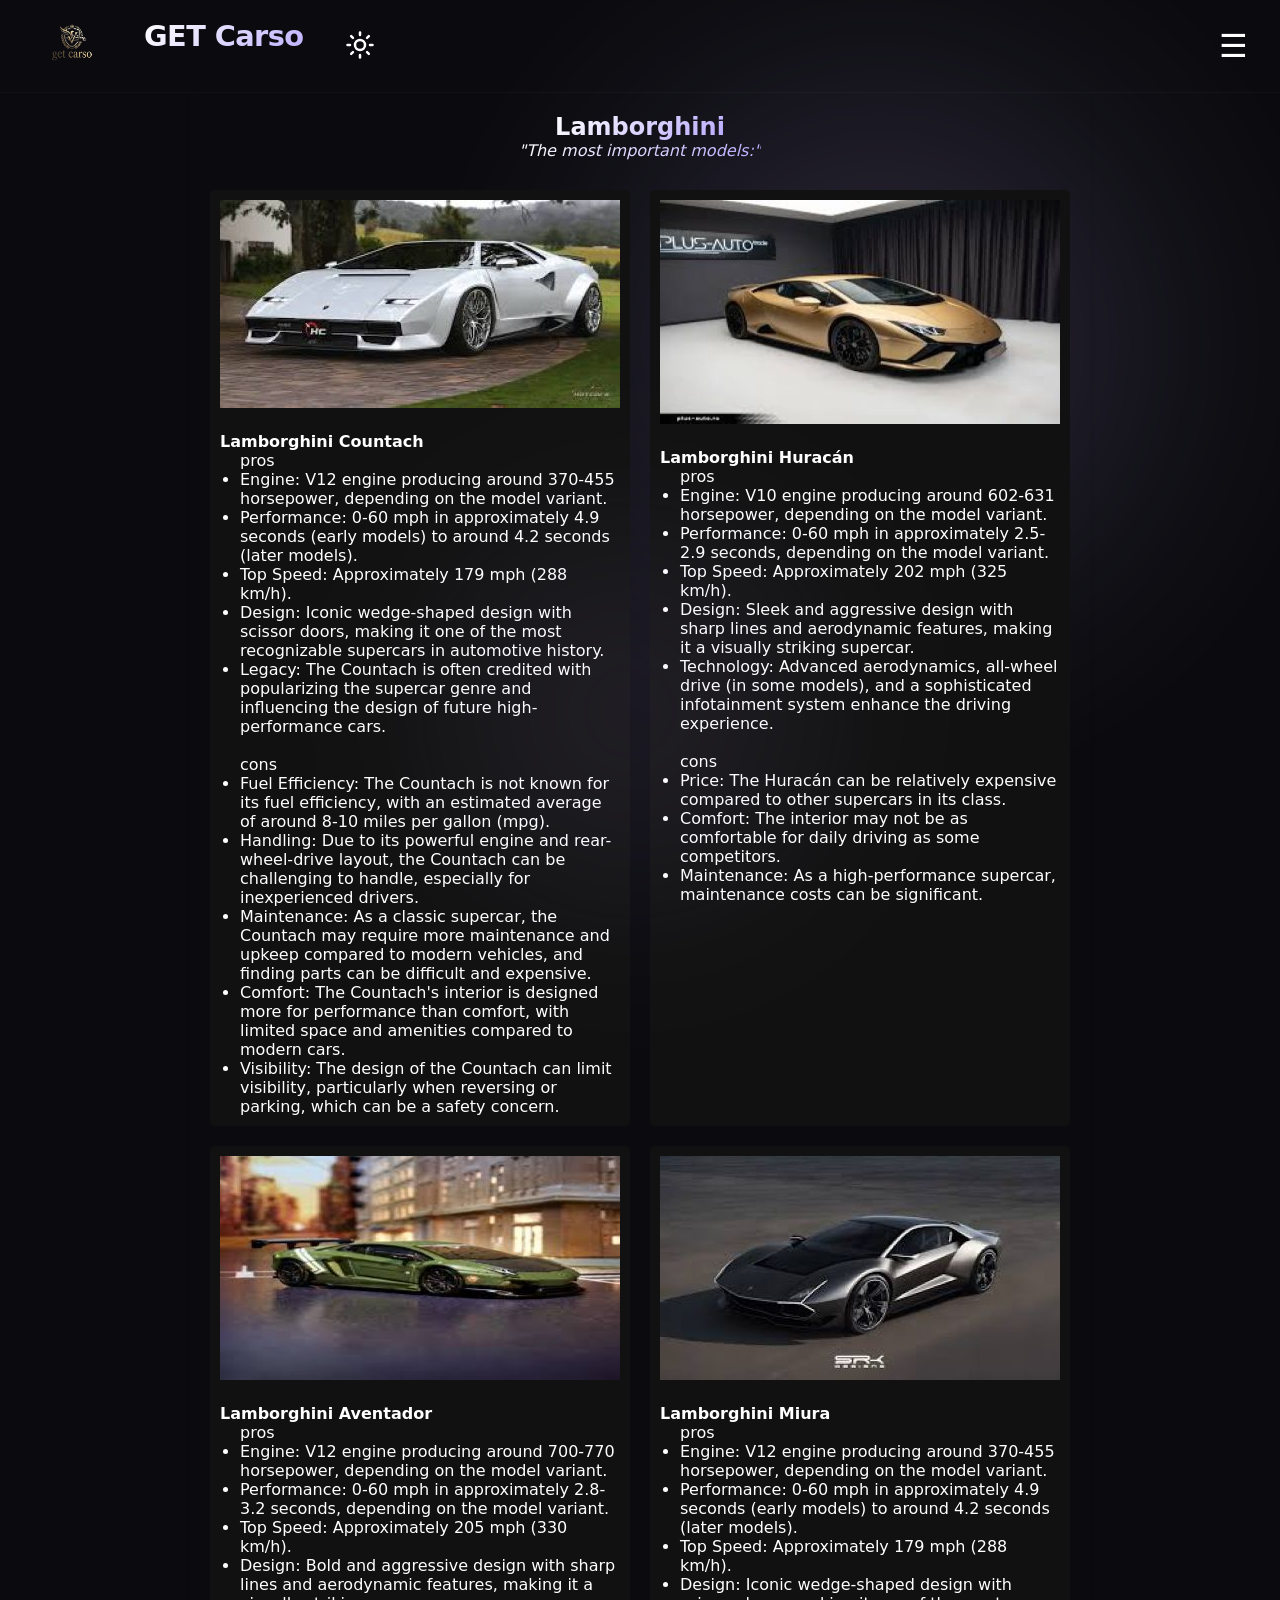
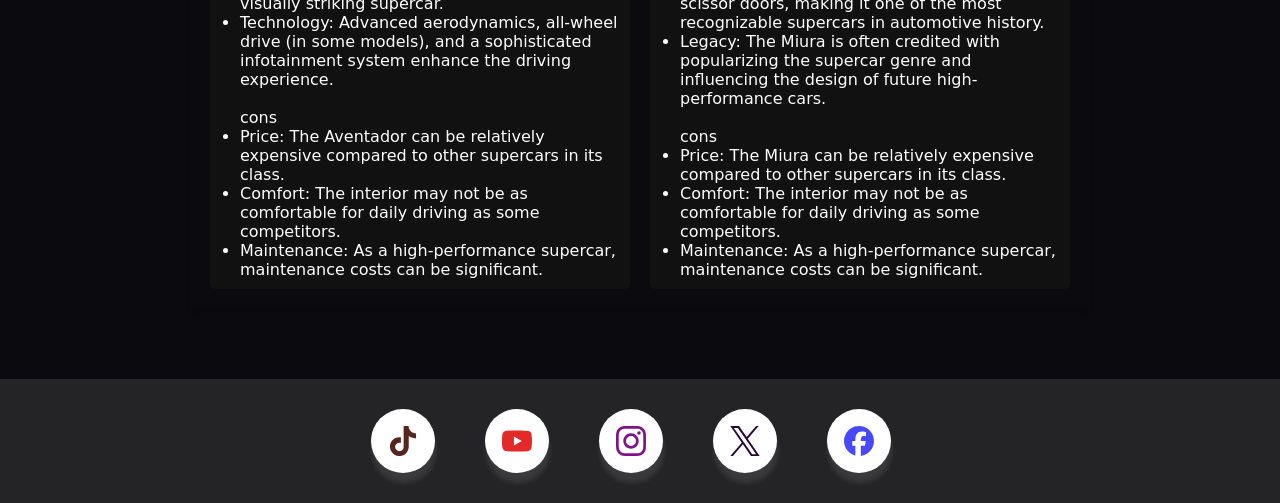
<file: products-lambor.html>
<!doctype html>
<html lang="en">
  <head>
    <script>
      (function () {
        const savedTheme = localStorage.getItem("light-mode");
        if (savedTheme === "true") {
          document.documentElement.classList.add("light-mode");
        }
      })();
    </script>
    <meta charset="utf-8" />
    <meta name="viewport" content="width=device-width, initial-scale=1" />
    <link rel="stylesheet" href="default-computer.css" />
    <link rel="stylesheet" href="default-mobile.css" />
    <link rel="stylesheet" href="products-tesla-lambur.css" />
    <title>Get carso for cars</title>
  </head>
  <body>
    <header id="header">
      <div class="left">
        <span><img src="images_default/Brand_Logo.png" /></span>
        <div class="logo">GET Carso</div>
        <!-- light buttooooooooooooooooooon -->
        <button
          class="light-mode lamp-design"
          id="theme-btn"
          onclick="toggleTheme()"
        >
          <svg
            class="light"
            xmlns="http://www.w3.org/2000/svg"
            width="24"
            height="24"
            viewBox="0 0 24 24"
            fill="none"
            stroke="currentColor"
            stroke-width="2"
            stroke-linecap="round"
            stroke-linejoin="round"
            class="lucide lucide-sun h-5 w-5"
          >
            <circle cx="12" cy="12" r="4"></circle>
            <path d="M12 2v2"></path>
            <path d="M12 20v2"></path>
            <path d="m4.93 4.93 1.41 1.41"></path>
            <path d="m17.66 17.66 1.41 1.41"></path>
            <path d="M2 12h2"></path>
            <path d="M20 12h2"></path>
            <path d="m6.34 17.66-1.41 1.41"></path>
            <path d="m19.07 4.93-1.41 1.41"></path>
          </svg>
          <svg
            class="dark"
            xmlns="http://www.w3.org/2000/svg"
            width="24"
            height="24"
            viewBox="0 0 24 24"
            fill="none"
            stroke="currentColor"
            stroke-width="2"
            stroke-linecap="round"
            stroke-linejoin="round"
            class="lucide lucide-moon h-5 w-5"
          >
            <path d="M12 3a6 6 0 0 0 9 9 9 9 0 1 1-9-9Z"></path>
          </svg>
        </button>
      </div>
      <button class="burger" id="burger" onclick="burg()">☰</button>
      <div class="mobile-menu" id="mobile-menu">
        <div class="cn">
          <a href="index.html">Showcase</a>
          <a href="pricing.html">Pricing</a>
          <a href="about-us.html">About us</a>
          <a href="contact-us.html">Contact us</a>
        </div>
        <div class="dropdown">
          <span class="arrow" onclick="btn_drop()" id="dbtn">
            Products
            <svg
              id="arrowo"
              xmlns="http://www.w3.org/2000/svg"
              width="24"
              height="24"
              viewBox="0 0 24 24"
              fill="none"
              stroke="currentColor"
              stroke-width="3"
              stroke-linecap="round"
              stroke-linejoin="round"
              class="lucide lucide-chevron-down h-4 w-4 transition-transform duration-200"
            >
              <path d="m6 9 6 6 6-6"></path>
            </svg>
          </span>
          <div class="dropdown-menu">
            <div class="col">
              <a href="products-bmw.html">
                <img src="images_default/Car_brands_logos/BMW_Logo.png" />
                <div class="text">
                  <span class="title">BMW</span>

                  <span class="desc">Sport luxury</span>
                </div>
              </a>
              <a href="products-toyota.html">
                <img src="images_default/Car_brands_logos/Toyota_Logo.png" />
                <div class="text">
                  <span class="title">Toyota</span>

                  <span class="desc">Sedan & SUV</span>
                </div>
              </a>
            </div>
            <div class="col">
              <a href="products-tesla.html">
                <img src="images_default/Car_brands_logos/Tesla_Logo.png" />
                <div class="text">
                  <span class="title">Tesla</span>
                  <span class="desc">Electric cars</span>
                </div>
              </a>

              <a href="products-lambor.html">
                <img
                  src="images_default/Car_brands_logos/Lamborghini_Logo.png"
                />
                <div class="text">
                  <span class="title">Lamborghini</span>
                  <span class="desc">Exotic supercars</span>
                </div>
              </a>
            </div>
            <div class="col">
              <a href="products-bugatti.html">
                <img src="images_default/Car_brands_logos/Bugatti_Logo.png" />
                <div class="text">
                  <span class="title">Bugatti</span>
                  <span class="desc">Hyper sport</span>
                </div>
              </a>
              <a href="products-hyundai.html">
                <img src="images_default/Car_brands_logos/Hyundai_Logo.png" />
                <div class="text">
                  <span class="title">Hyundai</span>
                  <span class="desc">Smart mobility</span>
                </div>
              </a>
            </div>
            <div class="col">
              <a href="#">
                <img src="images_default/Car_brands_logos/Maserati_Logo.png" />
                <div class="text">
                  <span class="title">Maserati</span>
                  <span class="desc">Timeless design</span>
                </div>
              </a>
              <a href="#">
                <img src="images_default/Car_brands_logos/Cadillac_Logo.png" />
                <div class="text">
                  <span class="title">Cadillac</span>
                  <span class="desc">Premium comfort</span>
                </div>
              </a>
            </div>
          </div>
        </div>
        <div class="burg-footer">
          <a href="#">Sign in with Google</a>
          <button class="btn">
            <a href="sign up.html">Get Started</a>
          </button>
        </div>
      </div>
      <!-- NAAAAAAAAAAAAAAAAAAAAV -->
      <nav>
        <a class="active lin" href="index.html">Showcase</a>
        <div class="dropdown">
          <span class="arrow">
            Products
            <svg
              id="arrowo"
              xmlns="http://www.w3.org/2000/svg"
              width="24"
              height="24"
              viewBox="0 0 24 24"
              fill="none"
              stroke="currentColor"
              stroke-width="3"
              stroke-linecap="round"
              stroke-linejoin="round"
              class="lucide lucide-chevron-down h-4 w-4 transition-transform duration-200"
            >
              <path d="m6 9 6 6 6-6"></path>
            </svg>
          </span>
          <div class="dropdown-menu">
            <div class="col">
              <a href="products-bmw.html">
                <img src="images_default/Car_brands_logos/BMW_Logo.png" />
                <div class="text">
                  <span class="title">BMW</span>

                  <span class="desc">Sport luxury</span>
                </div>
              </a>
              <a href="products-toyota.html">
                <img src="images_default/Car_brands_logos/Toyota_Logo.png" />
                <div class="text">
                  <span class="title">Toyota</span>

                  <span class="desc">Sedan & SUV</span>
                </div>
              </a>
            </div>
            <div class="col">
              <a href="products-tesla.html">
                <img src="images_default/Car_brands_logos/Tesla_Logo.png" />
                <div class="text">
                  <span class="title">Tesla</span>
                  <span class="desc">Electric cars</span>
                </div>
              </a>

              <a href="products-lambor.html">
                <img
                  src="images_default/Car_brands_logos/Lamborghini_Logo.png"
                />
                <div class="text">
                  <span class="title">Lamborghini</span>
                  <span class="desc">Exotic supercars</span>
                </div>
              </a>
            </div>
            <div class="col">
              <a href="products-bugatti.html">
                <img src="images_default/Car_brands_logos/Bugatti_Logo.png" />
                <div class="text">
                  <span class="title">Bugatti</span>
                  <span class="desc">Hyper sport</span>
                </div>
              </a>
              <a href="products-hyundai.html">
                <img src="images_default/Car_brands_logos/Hyundai_Logo.png" />
                <div class="text">
                  <span class="title">Hyundai</span>
                  <span class="desc">Smart mobility</span>
                </div>
              </a>
            </div>
            <div class="col">
              <a href="#">
                <img src="images_default/Car_brands_logos/Maserati_Logo.png" />
                <div class="text">
                  <span class="title">Maserati</span>
                  <span class="desc">Timeless design</span>
                </div>
              </a>
              <a href="#">
                <img src="images_default/Car_brands_logos/Cadillac_Logo.png" />
                <div class="text">
                  <span class="title">Cadillac</span>
                  <span class="desc">Premium comfort</span>
                </div>
              </a>
            </div>
          </div>
        </div>
        <a href="pricing.html" class="lin">Pricing</a>
        <a href="about-us.html" class="lin">About us</a>
        <a href="contact-us.html" class="lin">Contact us</a>
      </nav>
      <div class="right">
        <a href="#" class="google lin">Sign in with Google</a>
        <button class="btn">
          <a href="sign up.html">Get Started</a>
        </button>
      </div>
    </header>
    <main>
      <section class="hero" id="her">
        <div class="tes-lam">
          <section class="lambur" style="border-right-color: #eb0a1e">
            <h2>Lamborghini</h2>
            <p class="tagline">"The most important models:"</p>
            <div class="specs">
              <div class="card">
                <img src="images_tesla_lambur/Lamborghini Countach.jpeg" />
                <br />
                <strong> Lamborghini Countach</strong>
                <ul>
                  <tbody>
                    pros
                  </tbody>
                  <li>
                    Engine: V12 engine producing around 370-455 horsepower,
                    depending on the model variant.
                  </li>
                  <li>
                    Performance: 0-60 mph in approximately 4.9 seconds (early
                    models) to around 4.2 seconds (later models).
                  </li>
                  <li>Top Speed: Approximately 179 mph (288 km/h).</li>
                  <li>
                    Design: Iconic wedge-shaped design with scissor doors,
                    making it one of the most recognizable supercars in
                    automotive history.
                  </li>
                  <li>
                    Legacy: The Countach is often credited with popularizing the
                    supercar genre and influencing the design of future
                    high-performance cars.
                  </li>
                </ul>
                <br />
                <ul>
                  <tbody>
                    cons
                  </tbody>
                  <li>
                    Fuel Efficiency: The Countach is not known for its fuel
                    efficiency, with an estimated average of around 8-10 miles
                    per gallon (mpg).
                  </li>
                  <li>
                    Handling: Due to its powerful engine and rear-wheel-drive
                    layout, the Countach can be challenging to handle,
                    especially for inexperienced drivers.
                  </li>
                  <li>
                    Maintenance: As a classic supercar, the Countach may require
                    more maintenance and upkeep compared to modern vehicles, and
                    finding parts can be difficult and expensive.
                  </li>
                  <li>
                    Comfort: The Countach's interior is designed more for
                    performance than comfort, with limited space and amenities
                    compared to modern cars.
                  </li>
                  <li>
                    Visibility: The design of the Countach can limit visibility,
                    particularly when reversing or parking, which can be a
                    safety concern.
                  </li>
                </ul>
              </div>
              <div class="card">
                <img src="images_tesla_lambur/Lamborghini Huracán.jpeg" />
                <br />
                <strong>Lamborghini Huracán</strong>
                <ul>
                  <tbody>
                    pros
                  </tbody>
                  <li>
                    Engine: V10 engine producing around 602-631 horsepower,
                    depending on the model variant.
                  </li>
                  <li>
                    Performance: 0-60 mph in approximately 2.5-2.9 seconds,
                    depending on the model variant.
                  </li>
                  <li>Top Speed: Approximately 202 mph (325 km/h).</li>
                  <li>
                    Design: Sleek and aggressive design with sharp lines and
                    aerodynamic features, making it a visually striking
                    supercar.
                  </li>
                  <li>
                    Technology: Advanced aerodynamics, all-wheel drive (in some
                    models), and a sophisticated infotainment system enhance the
                    driving experience.
                  </li>
                </ul>
                <br />
                <ul>
                  <tbody>
                    cons
                  </tbody>
                  <li>
                    Price: The Huracán can be relatively expensive compared to
                    other supercars in its class.
                  </li>
                  <li>
                    Comfort: The interior may not be as comfortable for daily
                    driving as some competitors.
                  </li>
                  <li>
                    Maintenance: As a high-performance supercar, maintenance
                    costs can be significant.
                  </li>
                </ul>
              </div>
              <div class="card">
                <img src="images_tesla_lambur/Lamborghini Aventador.jpeg" />
                <br />
                <strong>Lamborghini Aventador</strong>
                <ul>
                  <tbody>
                    pros
                  </tbody>
                  <li>
                    Engine: V12 engine producing around 700-770 horsepower,
                    depending on the model variant.
                  </li>
                  <li>
                    Performance: 0-60 mph in approximately 2.8-3.2 seconds,
                    depending on the model variant.
                  </li>
                  <li>Top Speed: Approximately 205 mph (330 km/h).</li>
                  <li>
                    Design: Bold and aggressive design with sharp lines and
                    aerodynamic features, making it a visually striking
                    supercar.
                  </li>
                  <li>
                    Technology: Advanced aerodynamics, all-wheel drive (in some
                    models), and a sophisticated infotainment system enhance the
                    driving experience.
                  </li>
                </ul>
                <br />
                <ul>
                  <tbody>
                    cons
                  </tbody>
                  <li>
                    Price: The Aventador can be relatively expensive compared to
                    other supercars in its class.
                  </li>
                  <li>
                    Comfort: The interior may not be as comfortable for daily
                    driving as some competitors.
                  </li>
                  <li>
                    Maintenance: As a high-performance supercar, maintenance
                    costs can be significant.
                  </li>
                </ul>
              </div>
              <div class="card">
                <img src="images_tesla_lambur/Lamborghini Miura.jpeg" /> <br />
                <strong>Lamborghini Miura</strong>
                <ul>
                  <tbody>
                    pros
                  </tbody>
                  <li>
                    Engine: V12 engine producing around 370-455 horsepower,
                    depending on the model variant.
                  </li>
                  <li>
                    Performance: 0-60 mph in approximately 4.9 seconds (early
                    models) to around 4.2 seconds (later models).
                  </li>
                  <li>Top Speed: Approximately 179 mph (288 km/h).</li>
                  <li>
                    Design: Iconic wedge-shaped design with scissor doors,
                    making it one of the most recognizable supercars in
                    automotive history.
                  </li>
                  <li>
                    Legacy: The Miura is often credited with popularizing the
                    supercar genre and influencing the design of future
                    high-performance cars.
                  </li>
                </ul>
                <br />
                <ul>
                  <tbody>
                    cons
                  </tbody>
                  <li>
                    Price: The Miura can be relatively expensive compared to
                    other supercars in its class.
                  </li>
                  <li>
                    Comfort: The interior may not be as comfortable for daily
                    driving as some competitors.
                  </li>
                  <li>
                    Maintenance: As a high-performance supercar, maintenance
                    costs can be significant.
                  </li>
                </ul>
              </div>
            </div>
          </section>
        </div>
      </section>
    </main>
    <footer id="footer">
      <div class="social-container">
        <div class="container">
          <div class="border-animation" style="--wid: 89px">
            <a
              href="https://www.tiktok.com"
              --name="Tiktok"
              style="--accent-color: rgb(85, 37, 30)"
            >
              <svg
                role="img"
                viewBox="0 0 24 24"
                xmlns="http://www.w3.org/2000/svg"
              >
                <title>TikTok</title>
                <path
                  d="M12.525.02c1.31-.02 2.61-.01 3.91-.02.08 1.53.63 3.09 1.75 4.17 1.12 1.11 2.7 1.62 4.24 1.79v4.03c-1.44-.05-2.89-.35-4.2-.97-.57-.26-1.1-.59-1.62-.93-.01 2.92.01 5.84-.02 8.75-.08 1.4-.54 2.79-1.35 3.94-1.31 1.92-3.58 3.17-5.91 3.21-1.43.08-2.86-.31-4.08-1.03-2.02-1.19-3.44-3.37-3.65-5.71-.02-.5-.03-1-.01-1.49.18-1.9 1.12-3.72 2.58-4.96 1.66-1.44 3.98-2.13 6.15-1.72.02 1.48-.04 2.96-.04 4.44-.99-.32-2.15-.23-3.02.37-.63.41-1.11 1.04-1.36 1.75-.21.51-.15 1.07-.14 1.61.24 1.64 1.82 3.02 3.5 2.87 1.12-.01 2.19-.66 2.77-1.61.19-.33.4-.67.41-1.06.1-1.79.06-3.57.07-5.36.01-4.03-.01-8.05.02-12.07z"
                />
              </svg>
            </a>
          </div>
          <div class="border-animation" style="--wid: 107px">
            <a
              href="https://www.youtube.com"
              --name="YouTube"
              style="--accent-color: rgb(228, 41, 41)"
              target="_blank"
              ><svg
                role="img"
                viewBox="0 0 24 24"
                xmlns="http://www.w3.org/2000/svg"
              >
                <title>YouTube</title>
                <path
                  d="M23.498 6.186a3.016 3.016 0 0 0-2.122-2.136C19.505 3.545 12 3.545 12 3.545s-7.505 0-9.377.505A3.017 3.017 0 0 0 .502 6.186C0 8.07 0 12 0 12s0 3.93.502 5.814a3.016 3.016 0 0 0 2.122 2.136c1.871.505 9.376.505 9.376.505s7.505 0 9.377-.505a3.015 3.015 0 0 0 2.122-2.136C24 15.93 24 12 24 12s0-3.93-.502-5.814zM9.545 15.568V8.432L15.818 12l-6.273 3.568z"
                />
              </svg>
            </a>
          </div>
          <div class="border-animation" style="--wid: 116px">
            <a
              href="https://www.instagram.com"
              --name="Instagram"
              style="--accent-color: rgb(127, 18, 137)"
              target="_blank"
              ><svg
                role="img"
                viewBox="0 0 24 24"
                xmlns="http://www.w3.org/2000/svg"
              >
                <title>Instagram</title>
                <path
                  d="M7.0301.084c-1.2768.0602-2.1487.264-2.911.5634-.7888.3075-1.4575.72-2.1228 1.3877-.6652.6677-1.075 1.3368-1.3802 2.127-.2954.7638-.4956 1.6365-.552 2.914-.0564 1.2775-.0689 1.6882-.0626 4.947.0062 3.2586.0206 3.6671.0825 4.9473.061 1.2765.264 2.1482.5635 2.9107.308.7889.72 1.4573 1.388 2.1228.6679.6655 1.3365 1.0743 2.1285 1.38.7632.295 1.6361.4961 2.9134.552 1.2773.056 1.6884.069 4.9462.0627 3.2578-.0062 3.668-.0207 4.9478-.0814 1.28-.0607 2.147-.2652 2.9098-.5633.7889-.3086 1.4578-.72 2.1228-1.3881.665-.6682 1.0745-1.3378 1.3795-2.1284.2957-.7632.4966-1.636.552-2.9124.056-1.2809.0692-1.6898.063-4.948-.0063-3.2583-.021-3.6668-.0817-4.9465-.0607-1.2797-.264-2.1487-.5633-2.9117-.3084-.7889-.72-1.4568-1.3876-2.1228C21.2982 1.33 20.628.9208 19.8378.6165 19.074.321 18.2017.1197 16.9244.0645 15.6471.0093 15.236-.005 11.977.0014 8.718.0076 8.31.0215 7.0301.0839m.1402 21.6932c-1.17-.0509-1.8053-.2453-2.2287-.408-.5606-.216-.96-.4771-1.3819-.895-.422-.4178-.6811-.8186-.9-1.378-.1644-.4234-.3624-1.058-.4171-2.228-.0595-1.2645-.072-1.6442-.079-4.848-.007-3.2037.0053-3.583.0607-4.848.05-1.169.2456-1.805.408-2.2282.216-.5613.4762-.96.895-1.3816.4188-.4217.8184-.6814 1.3783-.9003.423-.1651 1.0575-.3614 2.227-.4171 1.2655-.06 1.6447-.072 4.848-.079 3.2033-.007 3.5835.005 4.8495.0608 1.169.0508 1.8053.2445 2.228.408.5608.216.96.4754 1.3816.895.4217.4194.6816.8176.9005 1.3787.1653.4217.3617 1.056.4169 2.2263.0602 1.2655.0739 1.645.0796 4.848.0058 3.203-.0055 3.5834-.061 4.848-.051 1.17-.245 1.8055-.408 2.2294-.216.5604-.4763.96-.8954 1.3814-.419.4215-.8181.6811-1.3783.9-.4224.1649-1.0577.3617-2.2262.4174-1.2656.0595-1.6448.072-4.8493.079-3.2045.007-3.5825-.006-4.848-.0608M16.953 5.5864A1.44 1.44 0 1 0 18.39 4.144a1.44 1.44 0 0 0-1.437 1.4424M5.8385 12.012c.0067 3.4032 2.7706 6.1557 6.173 6.1493 3.4026-.0065 6.157-2.7701 6.1506-6.1733-.0065-3.4032-2.771-6.1565-6.174-6.1498-3.403.0067-6.156 2.771-6.1496 6.1738M8 12.0077a4 4 0 1 1 4.008 3.9921A3.9996 3.9996 0 0 1 8 12.0077"
                />
              </svg>
            </a>
          </div>
          <div class="border-animation" style="--wid: 95px">
            <a
              href="https://www.X.com"
              --name="Tiwtter"
              style="--accent-color: rgb(39, 10, 55)"
              target="_blank"
              ><svg
                role="img"
                viewBox="0 0 24 24"
                xmlns="http://www.w3.org/2000/svg"
              >
                <title>X</title>
                <path
                  d="M14.234 10.162 22.977 0h-2.072l-7.591 8.824L7.251 0H.258l9.168 13.343L.258 24H2.33l8.016-9.318L16.749 24h6.993zm-2.837 3.299-.929-1.329L3.076 1.56h3.182l5.965 8.532.929 1.329 7.754 11.09h-3.182z"
                />
              </svg>
            </a>
          </div>
          <div class="border-animation" style="--wid: 114px">
            <a
              href="https://www.facebook.com"
              --name="Facebook"
              style="--accent-color: rgb(72, 72, 255)"
              target="_blank"
              ><svg
                role="img"
                viewBox="0 0 24 24"
                xmlns="http://www.w3.org/2000/svg"
              >
                <title>Facebook</title>
                <path
                  d="M9.101 23.691v-7.98H6.627v-3.667h2.474v-1.58c0-4.085 1.848-5.978 5.858-5.978.401 0 .955.042 1.468.103a8.68 8.68 0 0 1 1.141.195v3.325a8.623 8.623 0 0 0-.653-.036 26.805 26.805 0 0 0-.733-.009c-.707 0-1.259.096-1.675.309a1.686 1.686 0 0 0-.679.622c-.258.42-.374.995-.374 1.752v1.297h3.919l-.386 2.103-.287 1.564h-3.246v8.245C19.396 23.238 24 18.179 24 12.044c0-6.627-5.373-12-12-12s-12 5.373-12 12c0 5.628 3.874 10.35 9.101 11.647Z"
                />
              </svg>
            </a>
          </div>
        </div>
      </div>
    </footer>
    <script src="light-scroll-BurgerMenu.js" defer></script>
  </body>
</html>
</file>
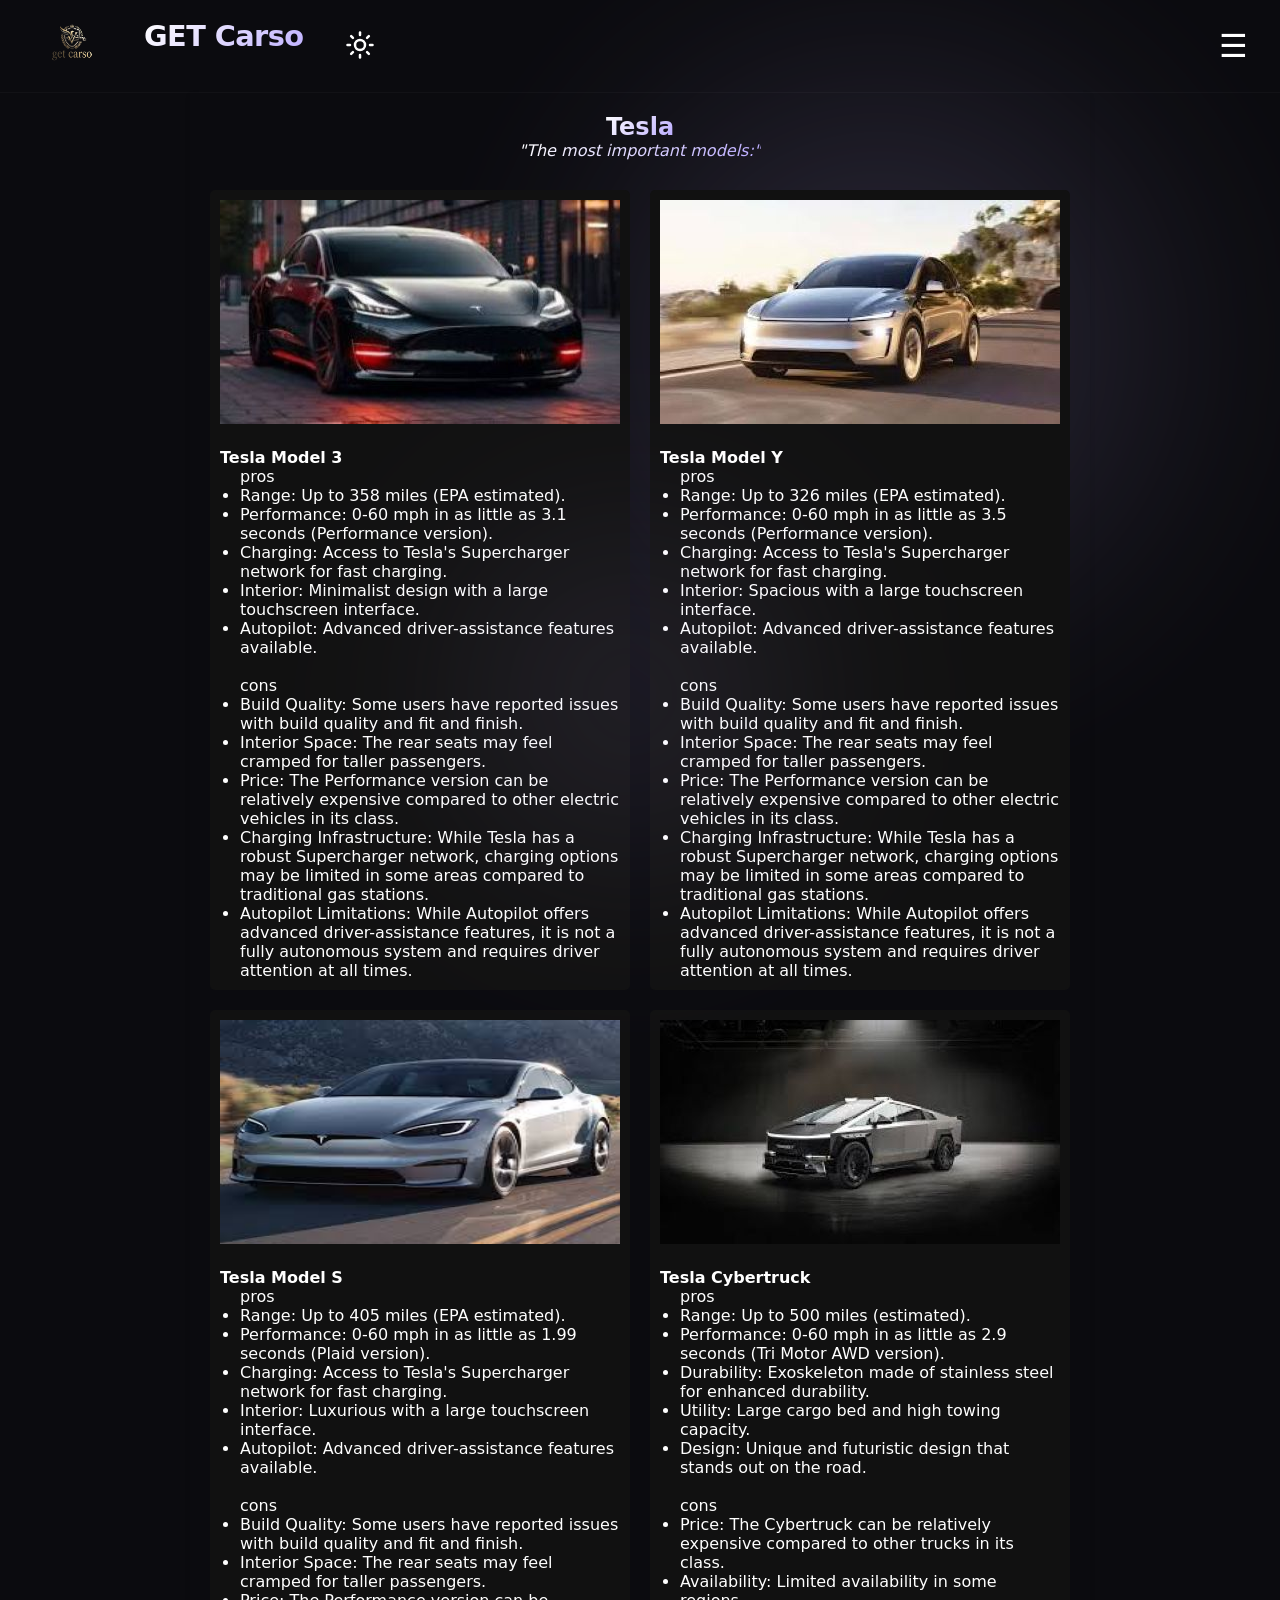
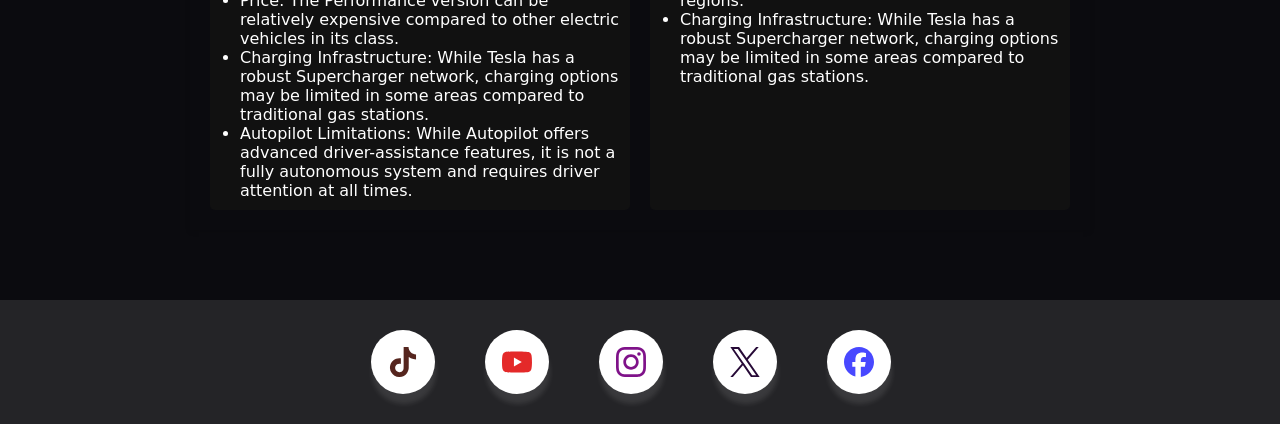
<file: products-tesla.html>
<!doctype html>
<html lang="en">
  <head>
    <script>
      (function () {
        const savedTheme = localStorage.getItem("light-mode");
        if (savedTheme === "true") {
          document.documentElement.classList.add("light-mode");
        }
      })();
    </script>
    <meta charset="utf-8" />
    <meta name="viewport" content="width=device-width, initial-scale=1" />
    <link rel="stylesheet" href="default-computer.css" />
    <link rel="stylesheet" href="default-mobile.css" />
    <link rel="stylesheet" href="products-tesla-lambur.css" />
    <title>Get carso for cars</title>
  </head>
  <body>
    <header id="header">
      <div class="left">
        <span><img src="images_default/Brand_Logo.png" /></span>
        <div class="logo">GET Carso</div>
        <!-- light buttooooooooooooooooooon -->
        <button
          class="light-mode lamp-design"
          id="theme-btn"
          onclick="toggleTheme()"
        >
          <svg
            class="light"
            xmlns="http://www.w3.org/2000/svg"
            width="24"
            height="24"
            viewBox="0 0 24 24"
            fill="none"
            stroke="currentColor"
            stroke-width="2"
            stroke-linecap="round"
            stroke-linejoin="round"
            class="lucide lucide-sun h-5 w-5"
          >
            <circle cx="12" cy="12" r="4"></circle>
            <path d="M12 2v2"></path>
            <path d="M12 20v2"></path>
            <path d="m4.93 4.93 1.41 1.41"></path>
            <path d="m17.66 17.66 1.41 1.41"></path>
            <path d="M2 12h2"></path>
            <path d="M20 12h2"></path>
            <path d="m6.34 17.66-1.41 1.41"></path>
            <path d="m19.07 4.93-1.41 1.41"></path>
          </svg>
          <svg
            class="dark"
            xmlns="http://www.w3.org/2000/svg"
            width="24"
            height="24"
            viewBox="0 0 24 24"
            fill="none"
            stroke="currentColor"
            stroke-width="2"
            stroke-linecap="round"
            stroke-linejoin="round"
            class="lucide lucide-moon h-5 w-5"
          >
            <path d="M12 3a6 6 0 0 0 9 9 9 9 0 1 1-9-9Z"></path>
          </svg>
        </button>
      </div>
      <button class="burger" id="burger" onclick="burg()">☰</button>
      <div class="mobile-menu" id="mobile-menu">
        <div class="cn">
          <a href="index.html">Showcase</a>
          <a href="pricing.html">Pricing</a>
          <a href="about-us.html">About us</a>
          <a href="contact-us.html">Contact us</a>
        </div>
        <div class="dropdown">
          <span class="arrow" onclick="btn_drop()" id="dbtn">
            Products
            <svg
              id="arrowo"
              xmlns="http://www.w3.org/2000/svg"
              width="24"
              height="24"
              viewBox="0 0 24 24"
              fill="none"
              stroke="currentColor"
              stroke-width="3"
              stroke-linecap="round"
              stroke-linejoin="round"
              class="lucide lucide-chevron-down h-4 w-4 transition-transform duration-200"
            >
              <path d="m6 9 6 6 6-6"></path>
            </svg>
          </span>
          <div class="dropdown-menu">
            <div class="col">
              <a href="products-bmw.html">
                <img src="images_default/Car_brands_logos/BMW_Logo.png" />
                <div class="text">
                  <span class="title">BMW</span>

                  <span class="desc">Sport luxury</span>
                </div>
              </a>
              <a href="products-toyota.html">
                <img src="images_default/Car_brands_logos/Toyota_Logo.png" />
                <div class="text">
                  <span class="title">Toyota</span>

                  <span class="desc">Sedan & SUV</span>
                </div>
              </a>
            </div>
            <div class="col">
              <a href="products-tesla.html">
                <img src="images_default/Car_brands_logos/Tesla_Logo.png" />
                <div class="text">
                  <span class="title">Tesla</span>
                  <span class="desc">Electric cars</span>
                </div>
              </a>

              <a href="products-lambor.html">
                <img
                  src="images_default/Car_brands_logos/Lamborghini_Logo.png"
                />
                <div class="text">
                  <span class="title">Lamborghini</span>
                  <span class="desc">Exotic supercars</span>
                </div>
              </a>
            </div>
            <div class="col">
              <a href="products-bugatti.html">
                <img src="images_default/Car_brands_logos/Bugatti_Logo.png" />
                <div class="text">
                  <span class="title">Bugatti</span>
                  <span class="desc">Hyper sport</span>
                </div>
              </a>
              <a href="products-hyundai.html">
                <img src="images_default/Car_brands_logos/Hyundai_Logo.png" />
                <div class="text">
                  <span class="title">Hyundai</span>
                  <span class="desc">Smart mobility</span>
                </div>
              </a>
            </div>
            <div class="col">
              <a href="#">
                <img src="images_default/Car_brands_logos/Maserati_Logo.png" />
                <div class="text">
                  <span class="title">Maserati</span>
                  <span class="desc">Timeless design</span>
                </div>
              </a>
              <a href="#">
                <img src="images_default/Car_brands_logos/Cadillac_Logo.png" />
                <div class="text">
                  <span class="title">Cadillac</span>
                  <span class="desc">Premium comfort</span>
                </div>
              </a>
            </div>
          </div>
        </div>
        <div class="burg-footer">
          <a href="#">Sign in with Google</a>
          <button class="btn">
            <a href="sign up.html">Get Started</a>
          </button>
        </div>
      </div>
      <!-- NAAAAAAAAAAAAAAAAAAAAV -->
      <nav>
        <a class="active lin" href="index.html">Showcase</a>
        <div class="dropdown">
          <span class="arrow">
            Products
            <svg
              id="arrowo"
              xmlns="http://www.w3.org/2000/svg"
              width="24"
              height="24"
              viewBox="0 0 24 24"
              fill="none"
              stroke="currentColor"
              stroke-width="3"
              stroke-linecap="round"
              stroke-linejoin="round"
              class="lucide lucide-chevron-down h-4 w-4 transition-transform duration-200"
            >
              <path d="m6 9 6 6 6-6"></path>
            </svg>
          </span>
          <div class="dropdown-menu">
            <div class="col">
              <a href="products-bmw.html">
                <img src="images_default/Car_brands_logos/BMW_Logo.png" />
                <div class="text">
                  <span class="title">BMW</span>

                  <span class="desc">Sport luxury</span>
                </div>
              </a>
              <a href="products-toyota.html">
                <img src="images_default/Car_brands_logos/Toyota_Logo.png" />
                <div class="text">
                  <span class="title">Toyota</span>

                  <span class="desc">Sedan & SUV</span>
                </div>
              </a>
            </div>
            <div class="col">
              <a href="products-tesla.html">
                <img src="images_default/Car_brands_logos/Tesla_Logo.png" />
                <div class="text">
                  <span class="title">Tesla</span>
                  <span class="desc">Electric cars</span>
                </div>
              </a>

              <a href="products-lambor.html">
                <img
                  src="images_default/Car_brands_logos/Lamborghini_Logo.png"
                />
                <div class="text">
                  <span class="title">Lamborghini</span>
                  <span class="desc">Exotic supercars</span>
                </div>
              </a>
            </div>
            <div class="col">
              <a href="products-bugatti.html">
                <img src="images_default/Car_brands_logos/Bugatti_Logo.png" />
                <div class="text">
                  <span class="title">Bugatti</span>
                  <span class="desc">Hyper sport</span>
                </div>
              </a>
              <a href="products-hyundai.html">
                <img src="images_default/Car_brands_logos/Hyundai_Logo.png" />
                <div class="text">
                  <span class="title">Hyundai</span>
                  <span class="desc">Smart mobility</span>
                </div>
              </a>
            </div>
            <div class="col">
              <a href="#">
                <img src="images_default/Car_brands_logos/Maserati_Logo.png" />
                <div class="text">
                  <span class="title">Maserati</span>
                  <span class="desc">Timeless design</span>
                </div>
              </a>
              <a href="#">
                <img src="images_default/Car_brands_logos/Cadillac_Logo.png" />
                <div class="text">
                  <span class="title">Cadillac</span>
                  <span class="desc">Premium comfort</span>
                </div>
              </a>
            </div>
          </div>
        </div>
        <a href="pricing.html" class="lin">Pricing</a>
        <a href="about-us.html" class="lin">About us</a>
        <a href="contact-us.html" class="lin">Contact us</a>
      </nav>
      <div class="right">
        <a href="#" class="google lin">Sign in with Google</a>
        <button class="btn">
          <a href="sign up.html">Get Started</a>
        </button>
      </div>
    </header>
    <main>
      <section class="hero" id="her">
        <div class="tes-lam">
          <!-- tesla -->
          <section class="tesla" style="border-right-color: #000">
            <h2>Tesla</h2>
            <p class="tagline">"The most important models:"</p>
            <div class="specs">
              <div class="card">
                <img src="images_tesla_lambur/Tesla Model 3.jpeg" />
                <br /><strong>Tesla Model 3</strong>
                <ul>
                  <tbody>
                    pros
                  </tbody>
                  <li>Range: Up to 358 miles (EPA estimated).</li>
                  <li>
                    Performance: 0-60 mph in as little as 3.1 seconds
                    (Performance version).
                  </li>
                  <li>
                    Charging: Access to Tesla's Supercharger network for fast
                    charging.
                  </li>
                  <li>
                    Interior: Minimalist design with a large touchscreen
                    interface.
                  </li>
                  <li>
                    Autopilot: Advanced driver-assistance features available.
                  </li>
                </ul>
                <br />
                <ul>
                  <tbody>
                    cons
                  </tbody>
                  <li>
                    Build Quality: Some users have reported issues with build
                    quality and fit and finish.
                  </li>
                  <li>
                    Interior Space: The rear seats may feel cramped for taller
                    passengers.
                  </li>
                  <li>
                    Price: The Performance version can be relatively expensive
                    compared to other electric vehicles in its class.
                  </li>
                  <li>
                    Charging Infrastructure: While Tesla has a robust
                    Supercharger network, charging options may be limited in
                    some areas compared to traditional gas stations.
                  </li>
                  <li>
                    Autopilot Limitations: While Autopilot offers advanced
                    driver-assistance features, it is not a fully autonomous
                    system and requires driver attention at all times.
                  </li>
                </ul>
              </div>
              <div class="card">
                <img src="images_tesla_lambur/Tesla Model Y.jpeg" />
                <br /><strong>Tesla Model Y</strong>
                <ul>
                  <tbody>
                    pros
                  </tbody>
                  <li>Range: Up to 326 miles (EPA estimated).</li>
                  <li>
                    Performance: 0-60 mph in as little as 3.5 seconds
                    (Performance version).
                  </li>
                  <li>
                    Charging: Access to Tesla's Supercharger network for fast
                    charging.
                  </li>
                  <li>
                    Interior: Spacious with a large touchscreen interface.
                  </li>
                  <li>
                    Autopilot: Advanced driver-assistance features available.
                  </li>
                </ul>
                <br />
                <ul>
                  <tbody>
                    cons
                  </tbody>
                  <li>
                    Build Quality: Some users have reported issues with build
                    quality and fit and finish.
                  </li>
                  <li>
                    Interior Space: The rear seats may feel cramped for taller
                    passengers.
                  </li>
                  <li>
                    Price: The Performance version can be relatively expensive
                    compared to other electric vehicles in its class.
                  </li>
                  <li>
                    Charging Infrastructure: While Tesla has a robust
                    Supercharger network, charging options may be limited in
                    some areas compared to traditional gas stations.
                  </li>
                  <li>
                    Autopilot Limitations: While Autopilot offers advanced
                    driver-assistance features, it is not a fully autonomous
                    system and requires driver attention at all times.
                  </li>
                </ul>
              </div>
              <div class="card">
                <img src="images_tesla_lambur/Tesla model S.jpg" /> <br />
                <strong>Tesla Model S</strong>
                <ul>
                  <tbody>
                    pros
                  </tbody>
                  <li>Range: Up to 405 miles (EPA estimated).</li>
                  <li>
                    Performance: 0-60 mph in as little as 1.99 seconds (Plaid
                    version).
                  </li>
                  <li>
                    Charging: Access to Tesla's Supercharger network for fast
                    charging.
                  </li>
                  <li>
                    Interior: Luxurious with a large touchscreen interface.
                  </li>
                  <li>
                    Autopilot: Advanced driver-assistance features available.
                  </li>
                </ul>
                <br />
                <ul>
                  <tbody>
                    cons
                  </tbody>
                  <li>
                    Build Quality: Some users have reported issues with build
                    quality and fit and finish.
                  </li>
                  <li>
                    Interior Space: The rear seats may feel cramped for taller
                    passengers.
                  </li>
                  <li>
                    Price: The Performance version can be relatively expensive
                    compared to other electric vehicles in its class.
                  </li>
                  <li>
                    Charging Infrastructure: While Tesla has a robust
                    Supercharger network, charging options may be limited in
                    some areas compared to traditional gas stations.
                  </li>
                  <li>
                    Autopilot Limitations: While Autopilot offers advanced
                    driver-assistance features, it is not a fully autonomous
                    system and requires driver attention at all times.
                  </li>
                </ul>
              </div>
              <div class="card">
                <img src="images_tesla_lambur/Tesla Cybertruck.jpeg" /> <br />
                <strong>Tesla Cybertruck</strong>
                <ul>
                  <tbody>
                    pros
                  </tbody>
                  <li>Range: Up to 500 miles (estimated).</li>
                  <li>
                    Performance: 0-60 mph in as little as 2.9 seconds (Tri Motor
                    AWD version).
                  </li>
                  <li>
                    Durability: Exoskeleton made of stainless steel for enhanced
                    durability.
                  </li>
                  <li>Utility: Large cargo bed and high towing capacity.</li>
                  <li>
                    Design: Unique and futuristic design that stands out on the
                    road.
                  </li>
                </ul>
                <br />
                <ul>
                  <tbody>
                    cons
                  </tbody>
                  <li>
                    Price: The Cybertruck can be relatively expensive compared
                    to other trucks in its class.
                  </li>
                  <li>Availability: Limited availability in some regions.</li>
                  <li>
                    Charging Infrastructure: While Tesla has a robust
                    Supercharger network, charging options may be limited in
                    some areas compared to traditional gas stations.
                  </li>
                </ul>
              </div>
            </div>
          </section>
        </div>
      </section>
    </main>

    <footer id="footer">
      <div class="social-container">
        <div class="container">
          <div class="border-animation" style="--wid: 89px">
            <a
              href="https://www.tiktok.com"
              --name="Tiktok"
              style="--accent-color: rgb(85, 37, 30)"
            >
              <svg
                role="img"
                viewBox="0 0 24 24"
                xmlns="http://www.w3.org/2000/svg"
              >
                <title>TikTok</title>
                <path
                  d="M12.525.02c1.31-.02 2.61-.01 3.91-.02.08 1.53.63 3.09 1.75 4.17 1.12 1.11 2.7 1.62 4.24 1.79v4.03c-1.44-.05-2.89-.35-4.2-.97-.57-.26-1.1-.59-1.62-.93-.01 2.92.01 5.84-.02 8.75-.08 1.4-.54 2.79-1.35 3.94-1.31 1.92-3.58 3.17-5.91 3.21-1.43.08-2.86-.31-4.08-1.03-2.02-1.19-3.44-3.37-3.65-5.71-.02-.5-.03-1-.01-1.49.18-1.9 1.12-3.72 2.58-4.96 1.66-1.44 3.98-2.13 6.15-1.72.02 1.48-.04 2.96-.04 4.44-.99-.32-2.15-.23-3.02.37-.63.41-1.11 1.04-1.36 1.75-.21.51-.15 1.07-.14 1.61.24 1.64 1.82 3.02 3.5 2.87 1.12-.01 2.19-.66 2.77-1.61.19-.33.4-.67.41-1.06.1-1.79.06-3.57.07-5.36.01-4.03-.01-8.05.02-12.07z"
                />
              </svg>
            </a>
          </div>
          <div class="border-animation" style="--wid: 107px">
            <a
              href="https://www.youtube.com"
              --name="YouTube"
              style="--accent-color: rgb(228, 41, 41)"
              target="_blank"
              ><svg
                role="img"
                viewBox="0 0 24 24"
                xmlns="http://www.w3.org/2000/svg"
              >
                <title>YouTube</title>
                <path
                  d="M23.498 6.186a3.016 3.016 0 0 0-2.122-2.136C19.505 3.545 12 3.545 12 3.545s-7.505 0-9.377.505A3.017 3.017 0 0 0 .502 6.186C0 8.07 0 12 0 12s0 3.93.502 5.814a3.016 3.016 0 0 0 2.122 2.136c1.871.505 9.376.505 9.376.505s7.505 0 9.377-.505a3.015 3.015 0 0 0 2.122-2.136C24 15.93 24 12 24 12s0-3.93-.502-5.814zM9.545 15.568V8.432L15.818 12l-6.273 3.568z"
                />
              </svg>
            </a>
          </div>
          <div class="border-animation" style="--wid: 116px">
            <a
              href="https://www.instagram.com"
              --name="Instagram"
              style="--accent-color: rgb(127, 18, 137)"
              target="_blank"
              ><svg
                role="img"
                viewBox="0 0 24 24"
                xmlns="http://www.w3.org/2000/svg"
              >
                <title>Instagram</title>
                <path
                  d="M7.0301.084c-1.2768.0602-2.1487.264-2.911.5634-.7888.3075-1.4575.72-2.1228 1.3877-.6652.6677-1.075 1.3368-1.3802 2.127-.2954.7638-.4956 1.6365-.552 2.914-.0564 1.2775-.0689 1.6882-.0626 4.947.0062 3.2586.0206 3.6671.0825 4.9473.061 1.2765.264 2.1482.5635 2.9107.308.7889.72 1.4573 1.388 2.1228.6679.6655 1.3365 1.0743 2.1285 1.38.7632.295 1.6361.4961 2.9134.552 1.2773.056 1.6884.069 4.9462.0627 3.2578-.0062 3.668-.0207 4.9478-.0814 1.28-.0607 2.147-.2652 2.9098-.5633.7889-.3086 1.4578-.72 2.1228-1.3881.665-.6682 1.0745-1.3378 1.3795-2.1284.2957-.7632.4966-1.636.552-2.9124.056-1.2809.0692-1.6898.063-4.948-.0063-3.2583-.021-3.6668-.0817-4.9465-.0607-1.2797-.264-2.1487-.5633-2.9117-.3084-.7889-.72-1.4568-1.3876-2.1228C21.2982 1.33 20.628.9208 19.8378.6165 19.074.321 18.2017.1197 16.9244.0645 15.6471.0093 15.236-.005 11.977.0014 8.718.0076 8.31.0215 7.0301.0839m.1402 21.6932c-1.17-.0509-1.8053-.2453-2.2287-.408-.5606-.216-.96-.4771-1.3819-.895-.422-.4178-.6811-.8186-.9-1.378-.1644-.4234-.3624-1.058-.4171-2.228-.0595-1.2645-.072-1.6442-.079-4.848-.007-3.2037.0053-3.583.0607-4.848.05-1.169.2456-1.805.408-2.2282.216-.5613.4762-.96.895-1.3816.4188-.4217.8184-.6814 1.3783-.9003.423-.1651 1.0575-.3614 2.227-.4171 1.2655-.06 1.6447-.072 4.848-.079 3.2033-.007 3.5835.005 4.8495.0608 1.169.0508 1.8053.2445 2.228.408.5608.216.96.4754 1.3816.895.4217.4194.6816.8176.9005 1.3787.1653.4217.3617 1.056.4169 2.2263.0602 1.2655.0739 1.645.0796 4.848.0058 3.203-.0055 3.5834-.061 4.848-.051 1.17-.245 1.8055-.408 2.2294-.216.5604-.4763.96-.8954 1.3814-.419.4215-.8181.6811-1.3783.9-.4224.1649-1.0577.3617-2.2262.4174-1.2656.0595-1.6448.072-4.8493.079-3.2045.007-3.5825-.006-4.848-.0608M16.953 5.5864A1.44 1.44 0 1 0 18.39 4.144a1.44 1.44 0 0 0-1.437 1.4424M5.8385 12.012c.0067 3.4032 2.7706 6.1557 6.173 6.1493 3.4026-.0065 6.157-2.7701 6.1506-6.1733-.0065-3.4032-2.771-6.1565-6.174-6.1498-3.403.0067-6.156 2.771-6.1496 6.1738M8 12.0077a4 4 0 1 1 4.008 3.9921A3.9996 3.9996 0 0 1 8 12.0077"
                />
              </svg>
            </a>
          </div>
          <div class="border-animation" style="--wid: 95px">
            <a
              href="https://www.X.com"
              --name="Tiwtter"
              style="--accent-color: rgb(39, 10, 55)"
              target="_blank"
              ><svg
                role="img"
                viewBox="0 0 24 24"
                xmlns="http://www.w3.org/2000/svg"
              >
                <title>X</title>
                <path
                  d="M14.234 10.162 22.977 0h-2.072l-7.591 8.824L7.251 0H.258l9.168 13.343L.258 24H2.33l8.016-9.318L16.749 24h6.993zm-2.837 3.299-.929-1.329L3.076 1.56h3.182l5.965 8.532.929 1.329 7.754 11.09h-3.182z"
                />
              </svg>
            </a>
          </div>
          <div class="border-animation" style="--wid: 114px">
            <a
              href="https://www.facebook.com"
              --name="Facebook"
              style="--accent-color: rgb(72, 72, 255)"
              target="_blank"
              ><svg
                role="img"
                viewBox="0 0 24 24"
                xmlns="http://www.w3.org/2000/svg"
              >
                <title>Facebook</title>
                <path
                  d="M9.101 23.691v-7.98H6.627v-3.667h2.474v-1.58c0-4.085 1.848-5.978 5.858-5.978.401 0 .955.042 1.468.103a8.68 8.68 0 0 1 1.141.195v3.325a8.623 8.623 0 0 0-.653-.036 26.805 26.805 0 0 0-.733-.009c-.707 0-1.259.096-1.675.309a1.686 1.686 0 0 0-.679.622c-.258.42-.374.995-.374 1.752v1.297h3.919l-.386 2.103-.287 1.564h-3.246v8.245C19.396 23.238 24 18.179 24 12.044c0-6.627-5.373-12-12-12s-12 5.373-12 12c0 5.628 3.874 10.35 9.101 11.647Z"
                />
              </svg>
            </a>
          </div>
        </div>
      </div>
    </footer>

    <script src="light-scroll-BurgerMenu.js" defer></script>
  </body>
</html>
</file>
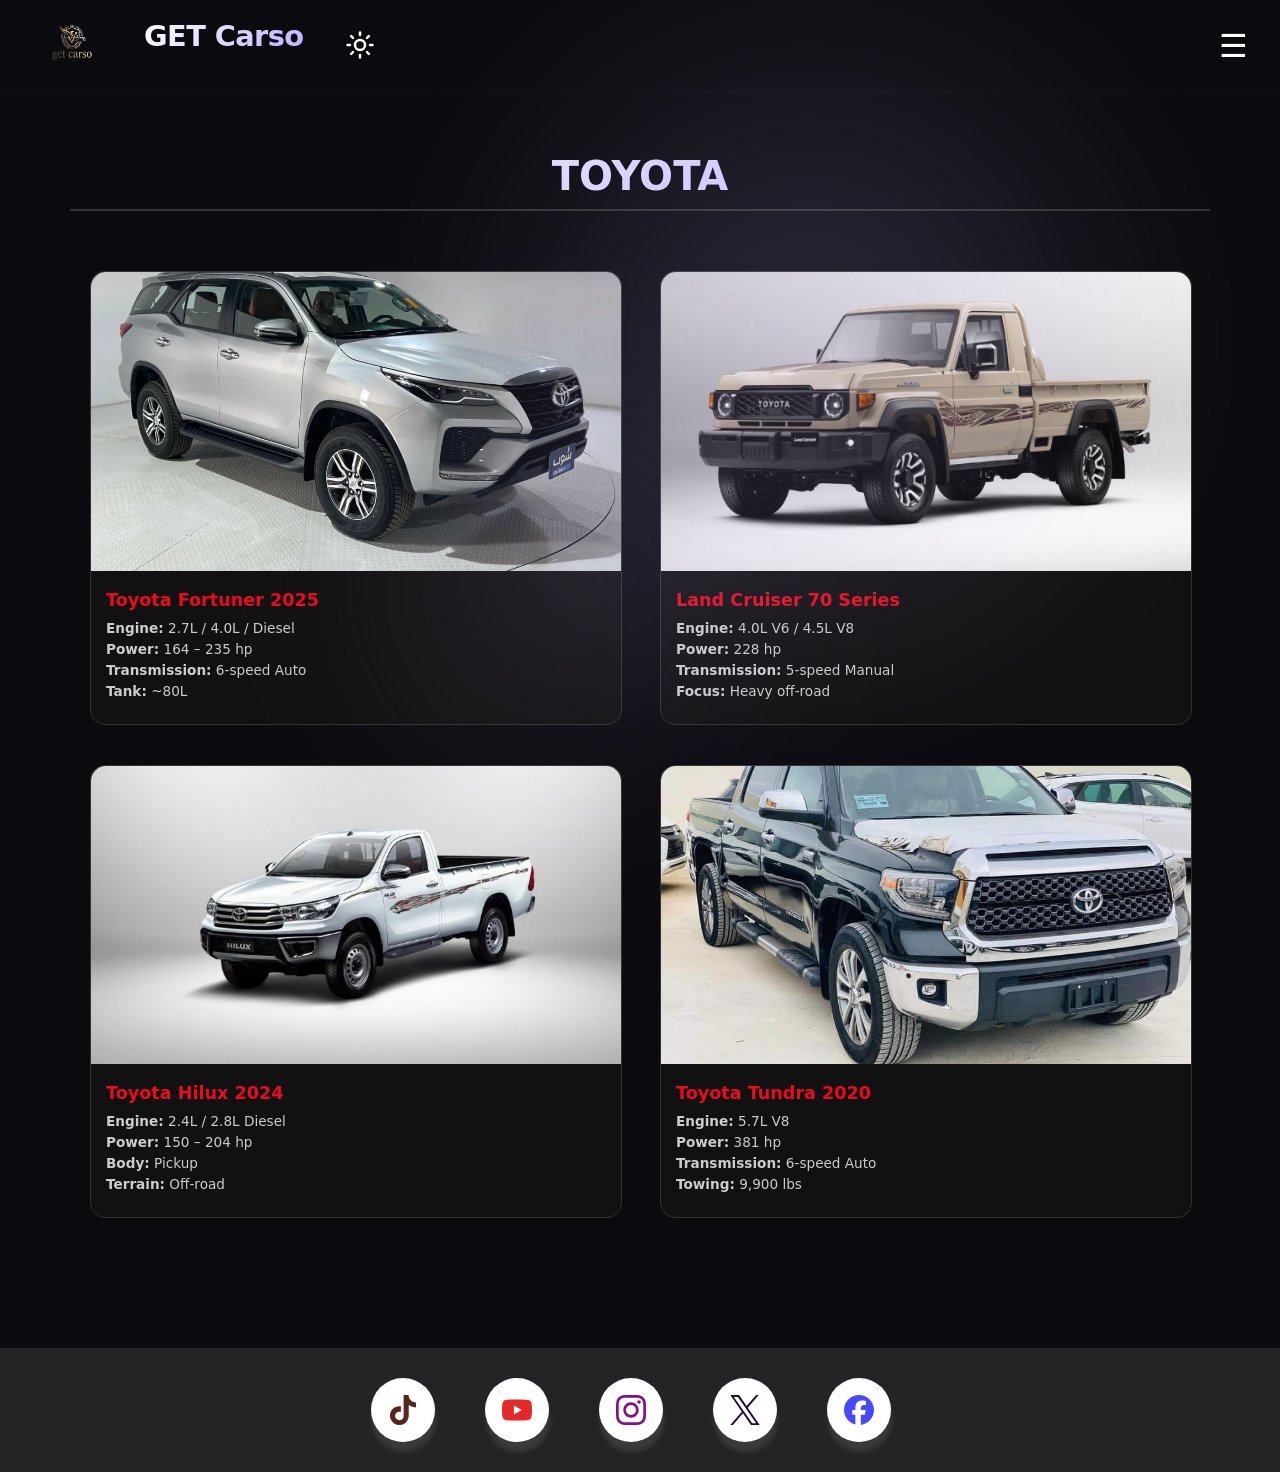
<file: products-toyota.html>
<!doctype html>
<html lang="en">
  <head>
    <script>
      (function () {
        const savedTheme = localStorage.getItem("light-mode");
        if (savedTheme === "true") {
          document.documentElement.classList.add("light-mode");
        }
      })();
    </script>
    <meta charset="utf-8" />
    <meta name="viewport" content="width=device-width, initial-scale=1" />
    <link rel="stylesheet" href="default-computer.css" />
    <link rel="stylesheet" href="default-mobile.css" />
    <link rel="stylesheet" href="products-bmw-toyota.css" />
    <title>Get carso for cars</title>
  </head>
  <body>
    <header id="header">
      <div class="left">
        <span><img src="images_default/Brand_Logo.png" /></span>
        <div class="logo">GET Carso</div>
        <!-- light buttooooooooooooooooooon -->
        <button
          class="light-mode lamp-design"
          id="theme-btn"
          onclick="toggleTheme()"
        >
          <svg
            class="light"
            xmlns="http://www.w3.org/2000/svg"
            width="24"
            height="24"
            viewBox="0 0 24 24"
            fill="none"
            stroke="currentColor"
            stroke-width="2"
            stroke-linecap="round"
            stroke-linejoin="round"
            class="lucide lucide-sun h-5 w-5"
          >
            <circle cx="12" cy="12" r="4"></circle>
            <path d="M12 2v2"></path>
            <path d="M12 20v2"></path>
            <path d="m4.93 4.93 1.41 1.41"></path>
            <path d="m17.66 17.66 1.41 1.41"></path>
            <path d="M2 12h2"></path>
            <path d="M20 12h2"></path>
            <path d="m6.34 17.66-1.41 1.41"></path>
            <path d="m19.07 4.93-1.41 1.41"></path>
          </svg>
          <svg
            class="dark"
            xmlns="http://www.w3.org/2000/svg"
            width="24"
            height="24"
            viewBox="0 0 24 24"
            fill="none"
            stroke="currentColor"
            stroke-width="2"
            stroke-linecap="round"
            stroke-linejoin="round"
            class="lucide lucide-moon h-5 w-5"
          >
            <path d="M12 3a6 6 0 0 0 9 9 9 9 0 1 1-9-9Z"></path>
          </svg>
        </button>
      </div>
      <button class="burger" id="burger" onclick="burg()">☰</button>
      <div class="mobile-menu" id="mobile-menu">
        <div class="cn">
          <a href="index.html">Showcase</a>
          <a href="pricing.html">Pricing</a>
          <a href="about-us.html">About us</a>
          <a href="contact-us.html">Contact us</a>
        </div>
        <div class="dropdown">
          <span class="arrow" onclick="btn_drop()" id="dbtn">
            Products
            <svg
              id="arrowo"
              xmlns="http://www.w3.org/2000/svg"
              width="24"
              height="24"
              viewBox="0 0 24 24"
              fill="none"
              stroke="currentColor"
              stroke-width="3"
              stroke-linecap="round"
              stroke-linejoin="round"
              class="lucide lucide-chevron-down h-4 w-4 transition-transform duration-200"
            >
              <path d="m6 9 6 6 6-6"></path>
            </svg>
          </span>
          <div class="dropdown-menu">
            <div class="col">
              <a href="products-bmw.html">
                <img src="images_default/Car_brands_logos/BMW_Logo.png" />
                <div class="text">
                  <span class="title">BMW</span>

                  <span class="desc">Sport luxury</span>
                </div>
              </a>
              <a href="products-toyota.html">
                <img src="images_default/Car_brands_logos/Toyota_Logo.png" />
                <div class="text">
                  <span class="title">Toyota</span>

                  <span class="desc">Sedan & SUV</span>
                </div>
              </a>
            </div>
            <div class="col">
              <a href="products-tesla.html">
                <img src="images_default/Car_brands_logos/Tesla_Logo.png" />
                <div class="text">
                  <span class="title">Tesla</span>
                  <span class="desc">Electric cars</span>
                </div>
              </a>

              <a href="products-lambor.html">
                <img
                  src="images_default/Car_brands_logos/Lamborghini_Logo.png"
                />
                <div class="text">
                  <span class="title">Lamborghini</span>
                  <span class="desc">Exotic supercars</span>
                </div>
              </a>
            </div>
            <div class="col">
              <a href="products-bugatti.html">
                <img src="images_default/Car_brands_logos/Bugatti_Logo.png" />
                <div class="text">
                  <span class="title">Bugatti</span>
                  <span class="desc">Hyper sport</span>
                </div>
              </a>
              <a href="products-hyundai.html">
                <img src="images_default/Car_brands_logos/Hyundai_Logo.png" />
                <div class="text">
                  <span class="title">Hyundai</span>
                  <span class="desc">Smart mobility</span>
                </div>
              </a>
            </div>
            <div class="col">
              <a href="#">
                <img src="images_default/Car_brands_logos/Maserati_Logo.png" />
                <div class="text">
                  <span class="title">Maserati</span>
                  <span class="desc">Timeless design</span>
                </div>
              </a>
              <a href="#">
                <img src="images_default/Car_brands_logos/Cadillac_Logo.png" />
                <div class="text">
                  <span class="title">Cadillac</span>
                  <span class="desc">Premium comfort</span>
                </div>
              </a>
            </div>
          </div>
        </div>
        <div class="burg-footer">
          <a href="#">Sign in with Google</a>
          <button class="btn">
            <a href="sign up.html">Get Started</a>
          </button>
        </div>
      </div>
      <!-- NAAAAAAAAAAAAAAAAAAAAV -->
      <nav>
        <a class="active lin" href="index.html">Showcase</a>
        <div class="dropdown">
          <span class="arrow">
            Products
            <svg
              id="arrowo"
              xmlns="http://www.w3.org/2000/svg"
              width="24"
              height="24"
              viewBox="0 0 24 24"
              fill="none"
              stroke="currentColor"
              stroke-width="3"
              stroke-linecap="round"
              stroke-linejoin="round"
              class="lucide lucide-chevron-down h-4 w-4 transition-transform duration-200"
            >
              <path d="m6 9 6 6 6-6"></path>
            </svg>
          </span>
          <div class="dropdown-menu">
            <div class="col">
              <a href="products-bmw.html">
                <img src="images_default/Car_brands_logos/BMW_Logo.png" />
                <div class="text">
                  <span class="title">BMW</span>

                  <span class="desc">Sport luxury</span>
                </div>
              </a>
              <a href="products-toyota.html">
                <img src="images_default/Car_brands_logos/Toyota_Logo.png" />
                <div class="text">
                  <span class="title">Toyota</span>

                  <span class="desc">Sedan & SUV</span>
                </div>
              </a>
            </div>
            <div class="col">
              <a href="products-tesla.html">
                <img src="images_default/Car_brands_logos/Tesla_Logo.png" />
                <div class="text">
                  <span class="title">Tesla</span>
                  <span class="desc">Electric cars</span>
                </div>
              </a>

              <a href="products-lambor.html">
                <img
                  src="images_default/Car_brands_logos/Lamborghini_Logo.png"
                />
                <div class="text">
                  <span class="title">Lamborghini</span>
                  <span class="desc">Exotic supercars</span>
                </div>
              </a>
            </div>
            <div class="col">
              <a href="products-bugatti.html">
                <img src="images_default/Car_brands_logos/Bugatti_Logo.png" />
                <div class="text">
                  <span class="title">Bugatti</span>
                  <span class="desc">Hyper sport</span>
                </div>
              </a>
              <a href="products-hyundai.html">
                <img src="images_default/Car_brands_logos/Hyundai_Logo.png" />
                <div class="text">
                  <span class="title">Hyundai</span>
                  <span class="desc">Smart mobility</span>
                </div>
              </a>
            </div>
            <div class="col">
              <a href="#">
                <img src="images_default/Car_brands_logos/Maserati_Logo.png" />
                <div class="text">
                  <span class="title">Maserati</span>
                  <span class="desc">Timeless design</span>
                </div>
              </a>
              <a href="#">
                <img src="images_default/Car_brands_logos/Cadillac_Logo.png" />
                <div class="text">
                  <span class="title">Cadillac</span>
                  <span class="desc">Premium comfort</span>
                </div>
              </a>
            </div>
          </div>
        </div>
        <a href="pricing.html" class="lin">Pricing</a>
        <a href="about-us.html" class="lin">About us</a>
        <a href="contact-us.html" class="lin">Contact us</a>
      </nav>
      <div class="right">
        <a href="#" class="google lin">Sign in with Google</a>
        <button class="btn">
          <a href="sign up.html">Get Started</a>
        </button>
      </div>
    </header>
    <main>
      <section id="her">
        <section id="toyota-section" class="brand-section hero">
          <h2 class="section-title">TOYOTA</h2>
          <div class="cars-container">
            <div class="car-card">
              <img
                src="images_bmw_toyota/fortuner.jpg"
                alt="Toyota Fortuner 2025"
              />
              <div class="card-content">
                <h3>Toyota Fortuner 2025</h3>
                <ul class="specs">
                  <li><strong>Engine:</strong> 2.7L / 4.0L / Diesel</li>
                  <li><strong>Power:</strong> 164 – 235 hp</li>
                  <li><strong>Transmission:</strong> 6-speed Auto</li>
                  <li><strong>Tank:</strong> ~80L</li>
                </ul>
              </div>
            </div>

            <div class="car-card">
              <img
                src="images_bmw_toyota/shas.jpg"
                alt="Toyota Land Cruiser 70"
              />
              <div class="card-content">
                <h3>Land Cruiser 70 Series</h3>
                <ul class="specs">
                  <li><strong>Engine:</strong> 4.0L V6 / 4.5L V8</li>
                  <li><strong>Power:</strong> 228 hp</li>
                  <li><strong>Transmission:</strong> 5-speed Manual</li>
                  <li><strong>Focus:</strong> Heavy off-road</li>
                </ul>
              </div>
            </div>

            <div class="car-card">
              <img src="images_bmw_toyota/hilux.jpg" alt="Toyota Hilux 2024" />
              <div class="card-content">
                <h3>Toyota Hilux 2024</h3>
                <ul class="specs">
                  <li><strong>Engine:</strong> 2.4L / 2.8L Diesel</li>
                  <li><strong>Power:</strong> 150 – 204 hp</li>
                  <li><strong>Body:</strong> Pickup</li>
                  <li><strong>Terrain:</strong> Off-road</li>
                </ul>
              </div>
            </div>

            <div class="car-card">
              <img
                src="images_bmw_toyota/tundra.jpg"
                alt="Toyota Tundra 2020"
              />
              <div class="card-content">
                <h3>Toyota Tundra 2020</h3>
                <ul class="specs">
                  <li><strong>Engine:</strong> 5.7L V8</li>
                  <li><strong>Power:</strong> 381 hp</li>
                  <li><strong>Transmission:</strong> 6-speed Auto</li>
                  <li><strong>Towing:</strong> 9,900 lbs</li>
                </ul>
              </div>
            </div>
          </div>
        </section>
      </section>
    </main>
    <footer id="footer">
      <div class="social-container">
        <div class="container">
          <div class="border-animation" style="--wid: 89px">
            <a
              href="https://www.tiktok.com"
              --name="Tiktok"
              style="--accent-color: rgb(85, 37, 30)"
            >
              <svg
                role="img"
                viewBox="0 0 24 24"
                xmlns="http://www.w3.org/2000/svg"
              >
                <title>TikTok</title>
                <path
                  d="M12.525.02c1.31-.02 2.61-.01 3.91-.02.08 1.53.63 3.09 1.75 4.17 1.12 1.11 2.7 1.62 4.24 1.79v4.03c-1.44-.05-2.89-.35-4.2-.97-.57-.26-1.1-.59-1.62-.93-.01 2.92.01 5.84-.02 8.75-.08 1.4-.54 2.79-1.35 3.94-1.31 1.92-3.58 3.17-5.91 3.21-1.43.08-2.86-.31-4.08-1.03-2.02-1.19-3.44-3.37-3.65-5.71-.02-.5-.03-1-.01-1.49.18-1.9 1.12-3.72 2.58-4.96 1.66-1.44 3.98-2.13 6.15-1.72.02 1.48-.04 2.96-.04 4.44-.99-.32-2.15-.23-3.02.37-.63.41-1.11 1.04-1.36 1.75-.21.51-.15 1.07-.14 1.61.24 1.64 1.82 3.02 3.5 2.87 1.12-.01 2.19-.66 2.77-1.61.19-.33.4-.67.41-1.06.1-1.79.06-3.57.07-5.36.01-4.03-.01-8.05.02-12.07z"
                />
              </svg>
            </a>
          </div>
          <div class="border-animation" style="--wid: 107px">
            <a
              href="https://www.youtube.com"
              --name="YouTube"
              style="--accent-color: rgb(228, 41, 41)"
              target="_blank"
              ><svg
                role="img"
                viewBox="0 0 24 24"
                xmlns="http://www.w3.org/2000/svg"
              >
                <title>YouTube</title>
                <path
                  d="M23.498 6.186a3.016 3.016 0 0 0-2.122-2.136C19.505 3.545 12 3.545 12 3.545s-7.505 0-9.377.505A3.017 3.017 0 0 0 .502 6.186C0 8.07 0 12 0 12s0 3.93.502 5.814a3.016 3.016 0 0 0 2.122 2.136c1.871.505 9.376.505 9.376.505s7.505 0 9.377-.505a3.015 3.015 0 0 0 2.122-2.136C24 15.93 24 12 24 12s0-3.93-.502-5.814zM9.545 15.568V8.432L15.818 12l-6.273 3.568z"
                />
              </svg>
            </a>
          </div>
          <div class="border-animation" style="--wid: 116px">
            <a
              href="https://www.instagram.com"
              --name="Instagram"
              style="--accent-color: rgb(127, 18, 137)"
              target="_blank"
              ><svg
                role="img"
                viewBox="0 0 24 24"
                xmlns="http://www.w3.org/2000/svg"
              >
                <title>Instagram</title>
                <path
                  d="M7.0301.084c-1.2768.0602-2.1487.264-2.911.5634-.7888.3075-1.4575.72-2.1228 1.3877-.6652.6677-1.075 1.3368-1.3802 2.127-.2954.7638-.4956 1.6365-.552 2.914-.0564 1.2775-.0689 1.6882-.0626 4.947.0062 3.2586.0206 3.6671.0825 4.9473.061 1.2765.264 2.1482.5635 2.9107.308.7889.72 1.4573 1.388 2.1228.6679.6655 1.3365 1.0743 2.1285 1.38.7632.295 1.6361.4961 2.9134.552 1.2773.056 1.6884.069 4.9462.0627 3.2578-.0062 3.668-.0207 4.9478-.0814 1.28-.0607 2.147-.2652 2.9098-.5633.7889-.3086 1.4578-.72 2.1228-1.3881.665-.6682 1.0745-1.3378 1.3795-2.1284.2957-.7632.4966-1.636.552-2.9124.056-1.2809.0692-1.6898.063-4.948-.0063-3.2583-.021-3.6668-.0817-4.9465-.0607-1.2797-.264-2.1487-.5633-2.9117-.3084-.7889-.72-1.4568-1.3876-2.1228C21.2982 1.33 20.628.9208 19.8378.6165 19.074.321 18.2017.1197 16.9244.0645 15.6471.0093 15.236-.005 11.977.0014 8.718.0076 8.31.0215 7.0301.0839m.1402 21.6932c-1.17-.0509-1.8053-.2453-2.2287-.408-.5606-.216-.96-.4771-1.3819-.895-.422-.4178-.6811-.8186-.9-1.378-.1644-.4234-.3624-1.058-.4171-2.228-.0595-1.2645-.072-1.6442-.079-4.848-.007-3.2037.0053-3.583.0607-4.848.05-1.169.2456-1.805.408-2.2282.216-.5613.4762-.96.895-1.3816.4188-.4217.8184-.6814 1.3783-.9003.423-.1651 1.0575-.3614 2.227-.4171 1.2655-.06 1.6447-.072 4.848-.079 3.2033-.007 3.5835.005 4.8495.0608 1.169.0508 1.8053.2445 2.228.408.5608.216.96.4754 1.3816.895.4217.4194.6816.8176.9005 1.3787.1653.4217.3617 1.056.4169 2.2263.0602 1.2655.0739 1.645.0796 4.848.0058 3.203-.0055 3.5834-.061 4.848-.051 1.17-.245 1.8055-.408 2.2294-.216.5604-.4763.96-.8954 1.3814-.419.4215-.8181.6811-1.3783.9-.4224.1649-1.0577.3617-2.2262.4174-1.2656.0595-1.6448.072-4.8493.079-3.2045.007-3.5825-.006-4.848-.0608M16.953 5.5864A1.44 1.44 0 1 0 18.39 4.144a1.44 1.44 0 0 0-1.437 1.4424M5.8385 12.012c.0067 3.4032 2.7706 6.1557 6.173 6.1493 3.4026-.0065 6.157-2.7701 6.1506-6.1733-.0065-3.4032-2.771-6.1565-6.174-6.1498-3.403.0067-6.156 2.771-6.1496 6.1738M8 12.0077a4 4 0 1 1 4.008 3.9921A3.9996 3.9996 0 0 1 8 12.0077"
                />
              </svg>
            </a>
          </div>
          <div class="border-animation" style="--wid: 95px">
            <a
              href="https://www.X.com"
              --name="Tiwtter"
              style="--accent-color: rgb(39, 10, 55)"
              target="_blank"
              ><svg
                role="img"
                viewBox="0 0 24 24"
                xmlns="http://www.w3.org/2000/svg"
              >
                <title>X</title>
                <path
                  d="M14.234 10.162 22.977 0h-2.072l-7.591 8.824L7.251 0H.258l9.168 13.343L.258 24H2.33l8.016-9.318L16.749 24h6.993zm-2.837 3.299-.929-1.329L3.076 1.56h3.182l5.965 8.532.929 1.329 7.754 11.09h-3.182z"
                />
              </svg>
            </a>
          </div>
          <div class="border-animation" style="--wid: 114px">
            <a
              href="https://www.facebook.com"
              --name="Facebook"
              style="--accent-color: rgb(72, 72, 255)"
              target="_blank"
              ><svg
                role="img"
                viewBox="0 0 24 24"
                xmlns="http://www.w3.org/2000/svg"
              >
                <title>Facebook</title>
                <path
                  d="M9.101 23.691v-7.98H6.627v-3.667h2.474v-1.58c0-4.085 1.848-5.978 5.858-5.978.401 0 .955.042 1.468.103a8.68 8.68 0 0 1 1.141.195v3.325a8.623 8.623 0 0 0-.653-.036 26.805 26.805 0 0 0-.733-.009c-.707 0-1.259.096-1.675.309a1.686 1.686 0 0 0-.679.622c-.258.42-.374.995-.374 1.752v1.297h3.919l-.386 2.103-.287 1.564h-3.246v8.245C19.396 23.238 24 18.179 24 12.044c0-6.627-5.373-12-12-12s-12 5.373-12 12c0 5.628 3.874 10.35 9.101 11.647Z"
                />
              </svg>
            </a>
          </div>
        </div>
      </div>
    </footer>

    <script src="light-scroll-BurgerMenu.js" defer></script>
  </body>
</html>
</file>
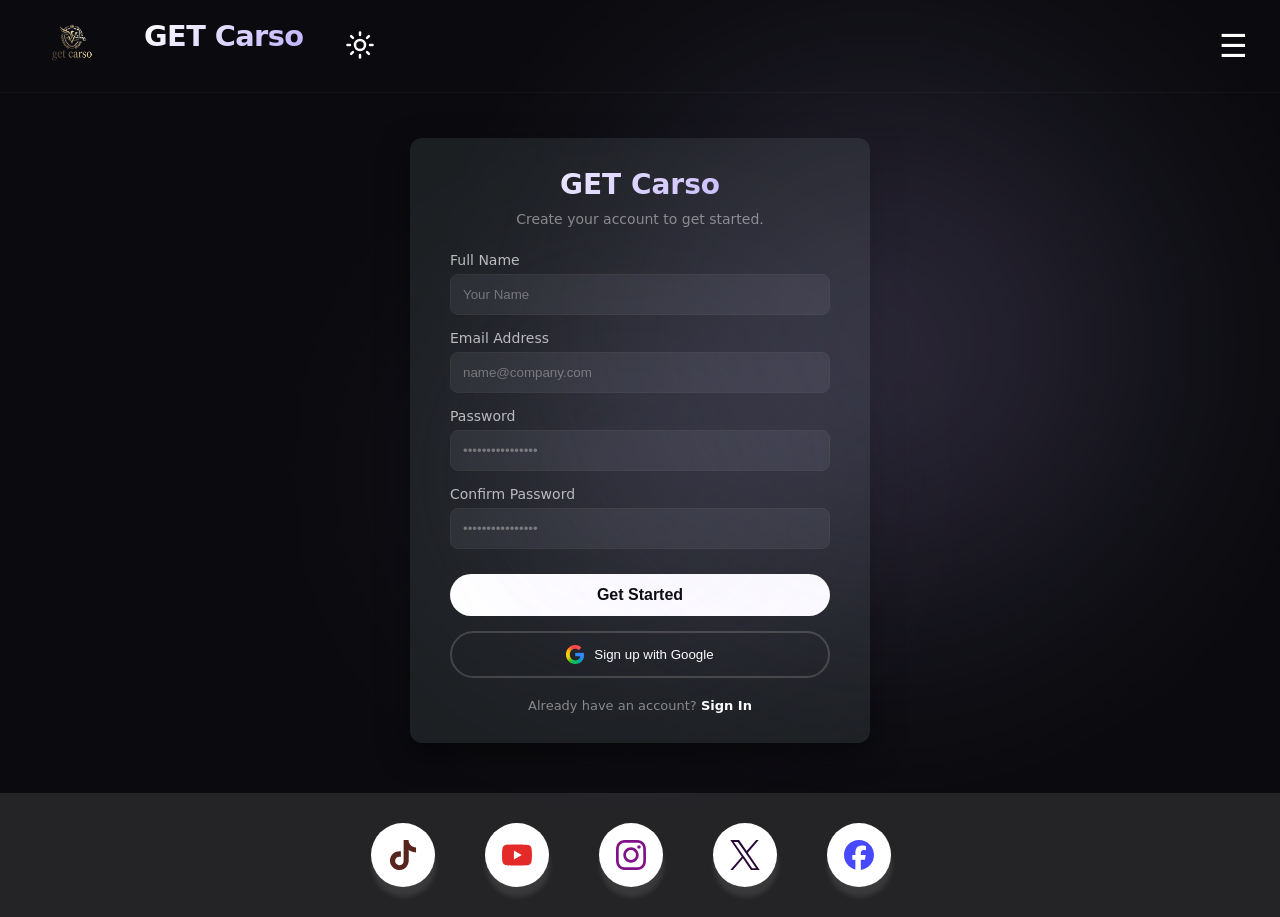
<file: sign up.html>
<!doctype html>
<html lang="en">
  <head>
    <script>
      (function () {
        const savedTheme = localStorage.getItem("light-mode");
        if (savedTheme === "true") {
          document.documentElement.classList.add("light-mode");
        }
      })();
    </script>
    <meta charset="utf-8" />
    <meta name="viewport" content="width=device-width, initial-scale=1" />
    <link rel="stylesheet" href="default-computer.css" />
    <link rel="stylesheet" href="default-mobile.css" />
    <link rel="stylesheet" href="sign-up.css" />
    <title>Get carso for cars</title>
  </head>
  <body>
    <header id="header">
      <div class="left">
        <span><img src="images_default/Brand_Logo.png" /></span>
        <div class="logo">GET Carso</div>
        <!-- light buttooooooooooooooooooon -->
        <button
          class="light-mode lamp-design"
          id="theme-btn"
          onclick="toggleTheme()"
        >
          <svg
            class="light"
            xmlns="http://www.w3.org/2000/svg"
            width="24"
            height="24"
            viewBox="0 0 24 24"
            fill="none"
            stroke="currentColor"
            stroke-width="2"
            stroke-linecap="round"
            stroke-linejoin="round"
            class="lucide lucide-sun h-5 w-5"
          >
            <circle cx="12" cy="12" r="4"></circle>
            <path d="M12 2v2"></path>
            <path d="M12 20v2"></path>
            <path d="m4.93 4.93 1.41 1.41"></path>
            <path d="m17.66 17.66 1.41 1.41"></path>
            <path d="M2 12h2"></path>
            <path d="M20 12h2"></path>
            <path d="m6.34 17.66-1.41 1.41"></path>
            <path d="m19.07 4.93-1.41 1.41"></path>
          </svg>
          <svg
            class="dark"
            xmlns="http://www.w3.org/2000/svg"
            width="24"
            height="24"
            viewBox="0 0 24 24"
            fill="none"
            stroke="currentColor"
            stroke-width="2"
            stroke-linecap="round"
            stroke-linejoin="round"
            class="lucide lucide-moon h-5 w-5"
          >
            <path d="M12 3a6 6 0 0 0 9 9 9 9 0 1 1-9-9Z"></path>
          </svg>
        </button>
      </div>
      <button class="burger" id="burger" onclick="burg()">☰</button>
      <div class="mobile-menu" id="mobile-menu">
        <div class="cn">
          <a href="index.html">Showcase</a>
          <a href="pricing.html">Pricing</a>
          <a href="about-us.html">About us</a>
          <a href="contact-us.html">Contact us</a>
        </div>
        <div class="dropdown">
          <span class="arrow" onclick="btn_drop()" id="dbtn">
            Products
            <svg
              id="arrowo"
              xmlns="http://www.w3.org/2000/svg"
              width="24"
              height="24"
              viewBox="0 0 24 24"
              fill="none"
              stroke="currentColor"
              stroke-width="3"
              stroke-linecap="round"
              stroke-linejoin="round"
              class="lucide lucide-chevron-down h-4 w-4 transition-transform duration-200"
            >
              <path d="m6 9 6 6 6-6"></path>
            </svg>
          </span>
          <div class="dropdown-menu">
            <div class="col">
              <a href="products-bmw.html">
                <img src="images_default/Car_brands_logos/BMW_Logo.png" />
                <div class="text">
                  <span class="title">BMW</span>

                  <span class="desc">Sport luxury</span>
                </div>
              </a>
              <a href="products-toyota.html">
                <img src="images_default/Car_brands_logos/Toyota_Logo.png" />
                <div class="text">
                  <span class="title">Toyota</span>

                  <span class="desc">Sedan & SUV</span>
                </div>
              </a>
            </div>
            <div class="col">
              <a href="products-tesla.html">
                <img src="images_default/Car_brands_logos/Tesla_Logo.png" />
                <div class="text">
                  <span class="title">Tesla</span>
                  <span class="desc">Electric cars</span>
                </div>
              </a>

              <a href="products-lambor.html">
                <img
                  src="images_default/Car_brands_logos/Lamborghini_Logo.png"
                />
                <div class="text">
                  <span class="title">Lamborghini</span>
                  <span class="desc">Exotic supercars</span>
                </div>
              </a>
            </div>
            <div class="col">
              <a href="products-bugatti.html">
                <img src="images_default/Car_brands_logos/Bugatti_Logo.png" />
                <div class="text">
                  <span class="title">Bugatti</span>
                  <span class="desc">Hyper sport</span>
                </div>
              </a>
              <a href="products-hyundai.html">
                <img src="images_default/Car_brands_logos/Hyundai_Logo.png" />
                <div class="text">
                  <span class="title">Hyundai</span>
                  <span class="desc">Smart mobility</span>
                </div>
              </a>
            </div>
            <div class="col">
              <a href="#">
                <img src="images_default/Car_brands_logos/Maserati_Logo.png" />
                <div class="text">
                  <span class="title">Maserati</span>
                  <span class="desc">Timeless design</span>
                </div>
              </a>
              <a href="#">
                <img src="images_default/Car_brands_logos/Cadillac_Logo.png" />
                <div class="text">
                  <span class="title">Cadillac</span>
                  <span class="desc">Premium comfort</span>
                </div>
              </a>
            </div>
          </div>
        </div>
        <div class="burg-footer">
          <a href="#">Sign in with Google</a>
          <button class="btn">
            <a href="sign up.html">Get Started</a>
          </button>
        </div>
      </div>
      <!-- NAAAAAAAAAAAAAAAAAAAAV -->
      <nav>
        <a class="active lin" href="index.html">Showcase</a>
        <div class="dropdown">
          <span class="arrow">
            Products
            <svg
              id="arrowo"
              xmlns="http://www.w3.org/2000/svg"
              width="24"
              height="24"
              viewBox="0 0 24 24"
              fill="none"
              stroke="currentColor"
              stroke-width="3"
              stroke-linecap="round"
              stroke-linejoin="round"
              class="lucide lucide-chevron-down h-4 w-4 transition-transform duration-200"
            >
              <path d="m6 9 6 6 6-6"></path>
            </svg>
          </span>
          <div class="dropdown-menu">
            <div class="col">
              <a href="products-bmw.html">
                <img src="images_default/Car_brands_logos/BMW_Logo.png" />
                <div class="text">
                  <span class="title">BMW</span>

                  <span class="desc">Sport luxury</span>
                </div>
              </a>
              <a href="products-toyota.html">
                <img src="images_default/Car_brands_logos/Toyota_Logo.png" />
                <div class="text">
                  <span class="title">Toyota</span>

                  <span class="desc">Sedan & SUV</span>
                </div>
              </a>
            </div>
            <div class="col">
              <a href="products-tesla.html">
                <img src="images_default/Car_brands_logos/Tesla_Logo.png" />
                <div class="text">
                  <span class="title">Tesla</span>
                  <span class="desc">Electric cars</span>
                </div>
              </a>

              <a href="products-lambor.html">
                <img
                  src="images_default/Car_brands_logos/Lamborghini_Logo.png"
                />
                <div class="text">
                  <span class="title">Lamborghini</span>
                  <span class="desc">Exotic supercars</span>
                </div>
              </a>
            </div>
            <div class="col">
              <a href="products-bugatti.html">
                <img src="images_default/Car_brands_logos/Bugatti_Logo.png" />
                <div class="text">
                  <span class="title">Bugatti</span>
                  <span class="desc">Hyper sport</span>
                </div>
              </a>
              <a href="products-hyundai.html">
                <img src="images_default/Car_brands_logos/Hyundai_Logo.png" />
                <div class="text">
                  <span class="title">Hyundai</span>
                  <span class="desc">Smart mobility</span>
                </div>
              </a>
            </div>
            <div class="col">
              <a href="#">
                <img src="images_default/Car_brands_logos/Maserati_Logo.png" />
                <div class="text">
                  <span class="title">Maserati</span>
                  <span class="desc">Timeless design</span>
                </div>
              </a>
              <a href="#">
                <img src="images_default/Car_brands_logos/Cadillac_Logo.png" />
                <div class="text">
                  <span class="title">Cadillac</span>
                  <span class="desc">Premium comfort</span>
                </div>
              </a>
            </div>
          </div>
        </div>
        <a href="pricing.html" class="lin">Pricing</a>
        <a href="about-us.html" class="lin">About us</a>
        <a href="contact-us.html" class="lin">Contact us</a>
      </nav>
      <div class="right">
        <a href="#" class="google lin">Sign in with Google</a>
        <button class="btn">
          <a href="sign up.html">Get Started</a>
        </button>
      </div>
    </header>
    <main>
      <!-- sign up form -->
      <section class="hero" id="her">
        <div class="login-box">
          <h2>GET Carso</h2>
          <p>Create your account to get started.</p>
          <form id="signup-form">
            <!-- user info -->
            <div class="input-group">
              <label>Full Name</label>
              <input
                type="text"
                id="full-name"
                placeholder="Your Name"
                required
              />
            </div>
            <div class="input-group">
              <label>Email Address</label>
              <input
                type="email"
                id="email"
                placeholder="name@company.com"
                required
              />
            </div>
            <!-- Password -->
            <div class="input-group">
              <label for="password">Password</label>
              <input
                type="password"
                id="password"
                name="password"
                autocomplete="new-password"
                placeholder="••••••••••••••••"
                required
              />
            </div>

            <!-- Confirm Password -->
            <div class="input-group">
              <label for="confirm-password">Confirm Password</label>
              <input
                type="password"
                id="confirm-password"
                name="password_confirmation"
                autocomplete="new-password"
                placeholder="••••••••••••••••"
                required
              />
            </div>
            <button type="submit" class="btn-primary">Get Started</button>
            <button type="button" class="btn-google">
              <!-- google sign up (not real) -->
              <img src="Images_sign_up/Google_Logo.png" />
              Sign up with Google
            </button>
          </form>
          <div class="footer">
            Already have an account? <a href="signin.html">Sign In</a>
          </div>
        </div>
      </section>
    </main>
    <!-- footer -->
    <footer id="footer">
      <div class="social-container">
        <div class="container">
          <div class="border-animation" style="--wid: 89px">
            <a
              href="https://www.tiktok.com"
              --name="Tiktok"
              style="--accent-color: rgb(85, 37, 30)"
            >
              <svg
                role="img"
                viewBox="0 0 24 24"
                xmlns="http://www.w3.org/2000/svg"
              >
                <title>TikTok</title>
                <path
                  d="M12.525.02c1.31-.02 2.61-.01 3.91-.02.08 1.53.63 3.09 1.75 4.17 1.12 1.11 2.7 1.62 4.24 1.79v4.03c-1.44-.05-2.89-.35-4.2-.97-.57-.26-1.1-.59-1.62-.93-.01 2.92.01 5.84-.02 8.75-.08 1.4-.54 2.79-1.35 3.94-1.31 1.92-3.58 3.17-5.91 3.21-1.43.08-2.86-.31-4.08-1.03-2.02-1.19-3.44-3.37-3.65-5.71-.02-.5-.03-1-.01-1.49.18-1.9 1.12-3.72 2.58-4.96 1.66-1.44 3.98-2.13 6.15-1.72.02 1.48-.04 2.96-.04 4.44-.99-.32-2.15-.23-3.02.37-.63.41-1.11 1.04-1.36 1.75-.21.51-.15 1.07-.14 1.61.24 1.64 1.82 3.02 3.5 2.87 1.12-.01 2.19-.66 2.77-1.61.19-.33.4-.67.41-1.06.1-1.79.06-3.57.07-5.36.01-4.03-.01-8.05.02-12.07z"
                />
              </svg>
            </a>
          </div>
          <div class="border-animation" style="--wid: 107px">
            <a
              href="https://www.youtube.com"
              --name="YouTube"
              style="--accent-color: rgb(228, 41, 41)"
              target="_blank"
              ><svg
                role="img"
                viewBox="0 0 24 24"
                xmlns="http://www.w3.org/2000/svg"
              >
                <title>YouTube</title>
                <path
                  d="M23.498 6.186a3.016 3.016 0 0 0-2.122-2.136C19.505 3.545 12 3.545 12 3.545s-7.505 0-9.377.505A3.017 3.017 0 0 0 .502 6.186C0 8.07 0 12 0 12s0 3.93.502 5.814a3.016 3.016 0 0 0 2.122 2.136c1.871.505 9.376.505 9.376.505s7.505 0 9.377-.505a3.015 3.015 0 0 0 2.122-2.136C24 15.93 24 12 24 12s0-3.93-.502-5.814zM9.545 15.568V8.432L15.818 12l-6.273 3.568z"
                />
              </svg>
            </a>
          </div>
          <div class="border-animation" style="--wid: 116px">
            <a
              href="https://www.instagram.com"
              --name="Instagram"
              style="--accent-color: rgb(127, 18, 137)"
              target="_blank"
              ><svg
                role="img"
                viewBox="0 0 24 24"
                xmlns="http://www.w3.org/2000/svg"
              >
                <title>Instagram</title>
                <path
                  d="M7.0301.084c-1.2768.0602-2.1487.264-2.911.5634-.7888.3075-1.4575.72-2.1228 1.3877-.6652.6677-1.075 1.3368-1.3802 2.127-.2954.7638-.4956 1.6365-.552 2.914-.0564 1.2775-.0689 1.6882-.0626 4.947.0062 3.2586.0206 3.6671.0825 4.9473.061 1.2765.264 2.1482.5635 2.9107.308.7889.72 1.4573 1.388 2.1228.6679.6655 1.3365 1.0743 2.1285 1.38.7632.295 1.6361.4961 2.9134.552 1.2773.056 1.6884.069 4.9462.0627 3.2578-.0062 3.668-.0207 4.9478-.0814 1.28-.0607 2.147-.2652 2.9098-.5633.7889-.3086 1.4578-.72 2.1228-1.3881.665-.6682 1.0745-1.3378 1.3795-2.1284.2957-.7632.4966-1.636.552-2.9124.056-1.2809.0692-1.6898.063-4.948-.0063-3.2583-.021-3.6668-.0817-4.9465-.0607-1.2797-.264-2.1487-.5633-2.9117-.3084-.7889-.72-1.4568-1.3876-2.1228C21.2982 1.33 20.628.9208 19.8378.6165 19.074.321 18.2017.1197 16.9244.0645 15.6471.0093 15.236-.005 11.977.0014 8.718.0076 8.31.0215 7.0301.0839m.1402 21.6932c-1.17-.0509-1.8053-.2453-2.2287-.408-.5606-.216-.96-.4771-1.3819-.895-.422-.4178-.6811-.8186-.9-1.378-.1644-.4234-.3624-1.058-.4171-2.228-.0595-1.2645-.072-1.6442-.079-4.848-.007-3.2037.0053-3.583.0607-4.848.05-1.169.2456-1.805.408-2.2282.216-.5613.4762-.96.895-1.3816.4188-.4217.8184-.6814 1.3783-.9003.423-.1651 1.0575-.3614 2.227-.4171 1.2655-.06 1.6447-.072 4.848-.079 3.2033-.007 3.5835.005 4.8495.0608 1.169.0508 1.8053.2445 2.228.408.5608.216.96.4754 1.3816.895.4217.4194.6816.8176.9005 1.3787.1653.4217.3617 1.056.4169 2.2263.0602 1.2655.0739 1.645.0796 4.848.0058 3.203-.0055 3.5834-.061 4.848-.051 1.17-.245 1.8055-.408 2.2294-.216.5604-.4763.96-.8954 1.3814-.419.4215-.8181.6811-1.3783.9-.4224.1649-1.0577.3617-2.2262.4174-1.2656.0595-1.6448.072-4.8493.079-3.2045.007-3.5825-.006-4.848-.0608M16.953 5.5864A1.44 1.44 0 1 0 18.39 4.144a1.44 1.44 0 0 0-1.437 1.4424M5.8385 12.012c.0067 3.4032 2.7706 6.1557 6.173 6.1493 3.4026-.0065 6.157-2.7701 6.1506-6.1733-.0065-3.4032-2.771-6.1565-6.174-6.1498-3.403.0067-6.156 2.771-6.1496 6.1738M8 12.0077a4 4 0 1 1 4.008 3.9921A3.9996 3.9996 0 0 1 8 12.0077"
                />
              </svg>
            </a>
          </div>
          <div class="border-animation" style="--wid: 95px">
            <a
              href="https://www.X.com"
              --name="Tiwtter"
              style="--accent-color: rgb(39, 10, 55)"
              target="_blank"
              ><svg
                role="img"
                viewBox="0 0 24 24"
                xmlns="http://www.w3.org/2000/svg"
              >
                <title>X</title>
                <path
                  d="M14.234 10.162 22.977 0h-2.072l-7.591 8.824L7.251 0H.258l9.168 13.343L.258 24H2.33l8.016-9.318L16.749 24h6.993zm-2.837 3.299-.929-1.329L3.076 1.56h3.182l5.965 8.532.929 1.329 7.754 11.09h-3.182z"
                />
              </svg>
            </a>
          </div>
          <div class="border-animation" style="--wid: 114px">
            <a
              href="https://www.facebook.com"
              --name="Facebook"
              style="--accent-color: rgb(72, 72, 255)"
              target="_blank"
              ><svg
                role="img"
                viewBox="0 0 24 24"
                xmlns="http://www.w3.org/2000/svg"
              >
                <title>Facebook</title>
                <path
                  d="M9.101 23.691v-7.98H6.627v-3.667h2.474v-1.58c0-4.085 1.848-5.978 5.858-5.978.401 0 .955.042 1.468.103a8.68 8.68 0 0 1 1.141.195v3.325a8.623 8.623 0 0 0-.653-.036 26.805 26.805 0 0 0-.733-.009c-.707 0-1.259.096-1.675.309a1.686 1.686 0 0 0-.679.622c-.258.42-.374.995-.374 1.752v1.297h3.919l-.386 2.103-.287 1.564h-3.246v8.245C19.396 23.238 24 18.179 24 12.044c0-6.627-5.373-12-12-12s-12 5.373-12 12c0 5.628 3.874 10.35 9.101 11.647Z"
                />
              </svg>
            </a>
          </div>
        </div>
      </div>
    </footer>

    <script src="light-scroll-BurgerMenu.js" defer></script>
    <script src="sing-up.js" defer></script>
  </body>
</html>
</file>
<file: default-computer.css>
* {
  margin: 0;
  padding: 0;
}

body {
  background: #0b0b0f;
  color: white;
  box-sizing: border-box;
  font-family:
    "Inter",
    system-ui,
    -apple-system,
    "Segoe UI",
    Roboto,
    Arial,
    sans-serif;
  scroll-behavior: smooth;
}

/* light-dark converter */

html.light-mode {
  filter: invert(0.85) hue-rotate(180deg);
}

/* exceptions light-dark mode -> important*/

html.light-mode img {
  filter: invert(1) hue-rotate(180deg);
}

html.light-mode .dropdown-menu {
  background-color: #000000;
}

html.light-mode nav.lin::before {
  background-color: violet;
}

/* header */

header {
  position: sticky;
  top: 0;
  display: flex;
  align-items: center;
  justify-content: space-between;
  padding: 1.2rem 2rem;

  border-bottom: 1px solid rgba(255, 255, 255, 0.03);
  transition: 0.5s ease;
  z-index: 1000;
}

header.shrink {
  padding: 0.8rem 2rem;
  background: rgba(11, 13, 16, 0.65);
  backdrop-filter: blur(10px);
  border-bottom: 3px solid rgba(224, 102, 102, 0.08);
  transition: 0.5s ease;
}

.left {
  display: flex;
  gap: 2rem;
}
.left img {
  width: 80px;
  height: 50px;
  background: transparent;
}
.logo {
  font-weight: 800;
  letter-spacing: -0.02em;
  font-size: 1.8rem;
  background: linear-gradient(135deg, #ffffff, #b9a9ff);
  background-clip: text;
  color: transparent;
}

/* lamp */

.lamp-design {
  margin-left: 10px;
}

.lamp-design {
  background: transparent;
  border: none;
  color: white;
  cursor: pointer;
}

.lamp-design svg {
  color: white;
  width: 30px;
  height: 30px;
  transition: 0.5s ease;
}

.lamp-design svg:hover {
  transform: scale(1.3);
}

.light-mode .lamp-design .light {
  display: none;
}

.light-mode .lamp-design .dark {
  display: block;
}

.lamp-design .dark {
  display: none;
}

/* naaaaaaaaaaaav */

nav {
  display: flex;
  margin-top: 2px;
  gap: 5rem;
}

nav .lin {
  position: relative;
  text-decoration: none;
  color: #aaa;
  font-size: 1rem;
  transition: 0.5s;
}
nav .lin:hover {
  color: white;
}

nav .lin::before {
  content: "";
  position: absolute;
  left: 0;
  bottom: 0;
  width: 0%;
  height: 2px;
  background-color: violet;
  transition: 0.4s ease;
}

nav .lin:hover::before {
  width: 100%;
}

.right {
  display: flex;
  align-items: center;
  gap: 1rem;
}
.right .lin {
  position: relative;
  text-decoration: none;
  color: #aaa;
  font-size: 1rem;
  transition: 0.5s;
}
.right .lin:hover {
  color: white;
}

.right .lin::before {
  content: "";
  position: absolute;
  left: 0;
  bottom: -4px;
  width: 0%;
  height: 3px;
  background-color: violet;
  transition: 0.4s ease;
}

.right .lin:hover::before {
  width: 100%;
}
.right .btn a {
  text-decoration: none;
  color: #0b0b0f;
}
.right .btn a:focus {
  color: #0b0b0f;
}

.google {
  font-size: 1rem;
  color: #bbb;
  text-decoration: none;
}

.btn {
  background-color: white;
  color: black;
  padding: 0.625rem 1rem;
  border-radius: 999px;
  font-weight: 600;
  text-decoration: none;
  font-size: 1rem;
  cursor: pointer;
  transition: 0.5s ease;
}

.btn:hover {
  background-color: rgb(228 228 231);
  transform: scale(0.95);
}

/* meeeeeeeeeeeeeeeeeeeeenu */

.arrow {
  display: flex;
  align-items: center;
  justify-content: center;
  border: none;
  color: #aaa;
  cursor: pointer;
  font-size: 1rem;
  margin-top: 0.25rem;
  transition: 0.5s ease;
}

nav .dropdown:hover .arrow {
  color: white;
}

.arrow svg {
  margin-left: 0.25rem;
  transition: 0.5s ease;
}

.dropdown {
  position: relative;
  margin-top: -0.25rem;
}

.dropdown-menu {
  position: absolute;
  top: 100%;
  left: 0;

  background: #111;
  border-radius: 15px;
  padding: 0.5rem 0;
  min-width: 450px;

  opacity: 0;
  transform: translateY(6px);
  pointer-events: none;
  transition: all 0.5s ease;
}

.col {
  display: flex;
  justify-content: center;
  align-items: center;
  gap: 20px;
  margin: 0px 20px;
}

.dropdown.bold {
  font-size: 100px;
}

.dropdown-menu a {
  display: flex;
  align-items: center;
  gap: 10px;

  min-width: 150px;
  padding: 0.8rem 1rem;
  margin: 10px 0;
  color: #aaa;
  text-decoration: none;
  border-radius: 30px;
  /* background-color: rgba(128, 128, 128, 0.116); */
  transition: 0.5s;
}

.dropdown-menu a img {
  width: 25px;
  height: 25px;
  transform: translateY(-8px);
  object-fit: contain;
}

.info {
  display: flex;
  flex-direction: column;
}

.title {
  display: block;
  color: white;
  font-size: 14px;
}

.desc {
  font-size: 12px;
  color: #777;
  letter-spacing: 1px;
}

nav .dropdown-menu a:hover {
  background: #222;
  color: white;
}

nav .dropdown:hover .dropdown-menu {
  opacity: 1;
  transform: translateY(0);
  pointer-events: auto;
}

nav .dropdown:hover .arrow svg {
  transform: rotate(180deg);
  transition: 0.5s ease;
  background: none;
  color: #aaa;
}

/* maaaaaaaaaaaaaaaain */
main section {
  display: flex;
  justify-content: flex-start;
  position: relative;
  min-height: 70vh;
  align-items: center;
  flex-direction: column;
}

.hero::before {
  content: "";
  position: absolute;

  top: -150px;
  right: 0;

  width: 800px;
  height: 800px;

  background: radial-gradient(
    circle,
    rgba(200, 180, 255, 0.25) 0%,
    rgba(255, 255, 255, 0) 70%
  );

  filter: blur(80px);
  opacity: 0.8;
  pointer-events: none;
}

.hero::after {
  content: "";
  position: absolute;

  top: 20%;
  right: 25rem;

  width: 500px;
  height: 500px;

  background: radial-gradient(
    circle,
    rgba(200, 180, 255, 0.25) 0%,
    rgba(255, 255, 255, 0) 70%
  );

  filter: blur(100px);
  opacity: 0.6;
  pointer-events: none;
}

section.light::before,
section.light::after {
  display: none;
}

.hero-content {
  position: relative;
}

/* foooooooooooooooter */

footer {
  margin-top: 50px;
}
.light-mode footer {
  filter: invert(1) hue-rotate(180deg);
}
.social-container {
  background-color: rgba(255, 255, 255, 0.1);
}

.container {
  display: flex;
  justify-content: center;
  gap: 50px;
  margin-left: 110px;
}

.light-mode footer .social-container {
  background-color: #e8dfd6;
}

.social-container a {
  position: relative;

  height: 64px;
  width: 64px;
  background-color: white;
  border-radius: 50%;
  display: grid;
  place-items: center;
  box-sizing: border-box;
  flex-shrink: 0;
  box-shadow: 1px 10px 5px rgba(255, 255, 255, 0.1);
  margin-bottom: 30px;
  margin-top: 30px;
}

.light-mode footer .social-container a {
  box-shadow: 0 5px 10px rgba(0, 0, 0, 1);
}

.social-container svg {
  fill: var(--accent-color);
  height: 30px;
}

.social-container a:hover {
  background-color: var(--accent-color);
}
.social-container a:hover svg {
  fill: white;
}

.social-container a::before {
  content: attr(--name);
  position: absolute;
  opacity: 0;
  border-radius: 50px;
  color: white;
  background-color: white;
  padding: 0.8rem 1.2rem;

  pointer-events: none;
  transform: translateY(0);
  transform: rotate(35deg);

  background-color: var(--accent-color);
  transition: 0.3s cubic-bezier(0.42, 0, 0.44, 1.68);
  z-index: 1;
}

.social-container a:hover::before {
  opacity: 1;
  transform: translateY(-70px) rotate(0);
}

.social-container a::after {
  content: "";
  position: absolute;
  pointer-events: none;
  border: 10px solid;
  border-color: var(--accent-color) transparent transparent transparent;
  transform: translateY(20px) rotate(35deg);
  opacity: 0;
  transition: 0.3s cubic-bezier(0.42, 0, 0.44, 1.68);
}

.social-container a:hover::after {
  opacity: 1;
  transform: translateY(-41px) rotate(0);
}

@property --angle {
  syntax: "<angle>";
  initial-value: 0deg;
  inherits: false;
}

.social-container .border-animation {
  position: relative;
  display: inline-block;
}

.social-container .border-animation::before,
.border-animation::after {
  --angle: 0deg;
  content: "";
  position: absolute;
  background-image: conic-gradient(
    from var(--angle),
    red,
    blue,
    green,
    yellow,
    cyan,
    gray,
    transparent 150%
  );
  width: var(--wid) ;
  height: 55px;
  border-radius: 100px;
  left: 50%;
  transform: translate(-50%, 72%) rotate(35deg);
  flex-shrink: 0;
  animation: 2.5s spin linear infinite;
  transition: 0.3s cubic-bezier(0.42, 0, 0.44, 1.68);
  opacity: 0;
  pointer-events: none;
}

html.light-mode .social-container .border-animation:has(a:hover)::after,
html.light-mode .social-container .border-animation:has(a:hover)::before {
  height: 52px;
}
html.light-mode .social-container .border-animation:has(a:hover)::before {
  transform: translate(-50%, -34px);
}

.social-container .border-animation::after {
  filter: blur(1.3rem);
  transform: translate(-50%, -174%) rotate(35deg);
}

.social-container .border-animation:has(a:hover)::after {
  opacity: 0.7;
  transform: translate(-50%, -159px) rotate(0);
}
.social-container .border-animation:has(a:hover)::before {
  opacity: 1;
  transform: translate(-50%, -35px) rotate(0);
}


@keyframes spin {
  from {
    --angle: 0deg;
  }
  to {
    --angle: 360deg;
  }
}
</file>
<file: default-mobile.css>
/* mobile styles */
body.no-scroll {
  overflow: hidden;
}
header.active {
  background-color: #0b0b0f !important;
  padding: 1.2rem 2rem !important;
  border-bottom: none;
}

section .active {
  display: none;
}
.burger {
  display: none;
  background: none;
  border: none;
  color: white;
  cursor: pointer;
  font-size: 2rem;
}

.mobile-menu {
  position: fixed;
  overflow-y: auto;
  top: 93px;
  right: 0;
  width: 100%;
  max-height: 100vh;
  background: #0b0b0f;
  overflow-x: hidden;
  transform: translateX(100%);
  transition: 0.4s ease;
  display: none;
  /* margin-top: 40px; */
}
.mobile-menu a {
  position: relative;
  width: calc(100% - 2rem);
  display: flex;
  justify-content: center;
  padding: 1.5rem;
  text-decoration: none;
  color: #aaa;
  font-size: 1.2rem;
  border-radius: 10px;
  background-color: #222;
  box-sizing: border-box;
  transition: 0.5s ease;
}
.mobile-menu a:first-child {
  margin-top: 20px;
}
.mobile-menu .dropdown-menu a {
  margin-top: 15px;
}
.mobile-menu a:hover {
  background-color: #333;
  color: white;
}

.mobile-menu.active {
  transform: translateX(0);
  display: block;
}
.hero.active::before,
.hero.active::after {
  display: none;
}
footer.active {
  display: none;
}
.mobile-menu .dropdown-menu {
  position: relative;
  top: 16px;
  display: block;
  opacity: 0;
  overflow: hidden;
  max-height: 0;
  flex-shrink: 0;
  box-sizing: border-box;
  transition: all 0.6s ease;
}

.mobile-menu .dehover .dropdown-menu {
  max-height: 1000px;
  opacity: 1;
}
.mobile-menu .dehover .arrow {
  color: white;
}

.mobile-menu .dehover .dropdown-menu {
  opacity: 1;
  transform: translateY(0);
  pointer-events: auto;
}

.mobile-menu .dehover svg {
  transform: rotate(180deg);
  transition: 0.5s ease;
  background: none;
  color: #aaa;
}

.mobile-menu .dropdown {
  display: grid;
  place-items: center;
}

.burg-footer {
  margin-top: 20px;
  width: 100%;
  display: flex;
  flex-direction: column;
  justify-content: center;
  align-items: center;
  gap: 2rem;
  margin-bottom: 140px;
}
.burg-footer .btn {
  background-color: white;
  color: black;
  padding: 1.2rem 2.5rem;
  border-radius: 999px;
  font-weight: 600;
  text-decoration: none;
  font-size: 1rem;
  cursor: pointer;
  transition: 0.5s ease;
}
.burg-footer .btn a {
  all: unset;
}

.cn {
  display: flex;
  justify-content: center;
  flex-direction: column;
  align-items: center;
  width: 100%;
  gap: 20px;
}

.mobile-menu .dropdown .arrow {
  font-size: 23px;
  margin-top: 38px;
  background-color: transparent;
}

.mobile-menu .dropdown-menu a img {
  transform: translateY(-10px);
}
/* footer spacing fix */
footer .container {
 margin-right: 10%;
}
/* responsive stuff */
@media (max-width: 1400px) {
  nav {
    display: none;
  }
  .burger {
    display: block;
  }
  .right {
    display: none;
  }
}
@media (max-width: 1000px) {
  .light-mode svg {
    background: none;
  }
  .social-container a:hover::before,
  .social-container a:hover::after,
  .social-container .border-animation:has(a:hover)::after,
  .social-container .border-animation:has(a:hover)::before {
    display: none;
  }
}

@media (max-width: 700px) {
  .mobile-menu .dropdown-menu {
    min-width: 380px;
  }
  .mobile-menu .dropdown a {
    min-height: 120px;
  }
  .social-container a {
    height: 54px;
    width: 54px;
  }
}
@media (max-width: 623px) {
  .mobile-menu .dropdown-menu a img {
    transform: translateY(-22px);
  }
  footer .container {
    margin-right: 20%;
    gap: 15px;
  }
}
@media (max-width: 550px) {
  .social-container a {
    height: 55px;
    width: 45px;
  }
  .left .logo {
    font-size: 1.3rem;
  }
  .lamp-design {
    margin-left: 0;
    margin-right: 80%;
    margin-bottom: 30px;
  }
  .burger {
    margin-bottom: 37px;
  }
}

@media (max-width: 420px) {
  .mobile-menu .dropdown-menu {
    min-width: fit-content;
  }
  .col {
    gap: 15px;
  }

  .mobile-menu .dropdown-menu a img {
    transform: translateY(-23px);
  }
  footer .container {
    margin-right: 32%;
  }
}
</file>
<file: front-page.css>
main section {
  overflow: hidden;
}
/* small title above cards */
.showroom-title {
  font-weight: 800;
  letter-spacing: 0.3rem;
  font-size: 1.3rem;
  background: linear-gradient(135deg, #ffffff, #b9a9ff);
  background-clip: text;
  color: transparent;
  padding: 2rem;
}

/* main card in the middle */
.woundering-card {
  display: flex;
  justify-content: center;
  align-items: center;
  flex-direction: column;
  justify-content: center;
  gap: 30px;
  background-color: #1a1a1a;
  width: 500px;
  height: 450px;
  border-radius: 20px;
}
.woundering-card p {
  padding: 0 20px;
  font-size: 1.1rem;
}
.woundering-card .card img{
  width: 90%;
  margin-left: 5%;
}
/* extra text under card */
.info-2{
  padding: 2rem;
  font-size: 1.5rem;
}
/* users + button */
.social-proof {
  display: flex;
  justify-content: center;
  align-items: center;
  gap: 10px;
}
.social-proof .avatar img {
  position: relative;
  border: 2px solid #1a1a1a;
  border-radius: 50%;
  width: 30px;
  height: 30px;
  margin-left: -14px;
}

.social-proof .btn{
  background-color: white;
  color: black;
  padding: 0.75rem 1.8rem;
  border-radius: 999px;
  font-weight: 600;
  text-decoration: none;
  font-size: 0.8rem;
  cursor: pointer;
  margin-right: 20px;
  transition: 0.5s ease;
}
.social-proof .btn a {
  all: unset;
}

.social-proof .users {
  background: linear-gradient(135deg, #ffffff, violet);
  background-clip: text;
  color: transparent;
}


/* cars animation (moving cars section) */
.car-animation {
  overflow: hidden;
  width: 100%;
  gap: 60px;
}
.img-container1 {
  margin-top: 20px;
}
.img-container1 .track {
  display: flex;
  gap: 30px;
  animation: scroll1 500s linear infinite;
}
/* scrolling right */
.img-container2 .track {
  display: flex;
  gap: 30px;
  animation: scroll2 500s linear infinite;
}
.img-container2 {
  margin-bottom: 20px;
}
.car-animation .card {
  min-width: 300px;
  max-height: 200px;
  overflow: hidden;
  transition: 0.3s ease-in-out;
  border-radius: 20px;
}

.car-animation img {
  border-radius: 20px;
  width: 100%;
  min-height: 100%;
  transition: 0.3s ease-in-out;
}
.car-animation .card:hover {
  box-shadow: 0px 2px 10px 8px rgba(255, 255, 255, 0.3);
}
.car-animation .card:hover {
  transform: scale(1.05);
}
/* animation loop 1 */
@keyframes scroll1 {
  0% {
    transform: translateX(0);
  }
  100% {
    transform: translateX(-50%);
  }
}
/* animation loop 2 */
@keyframes scroll2 {
  0% {
    transform: translateX(0);
  }
  100% {
    transform: translateX(50%);
  }
}

.car-animation::before {
  position: absolute;
  content: "";
  top: 0;
  left: 0;
  height: 100%;
  width: 80px;
  background: linear-gradient(to right, rgba(0, 0, 0, 0.9), transparent);
  z-index: 1;
}
.car-animation::after {
  position: absolute;
  content: "";
  top: 0;
  right: 0;
  height: 100%;
  width: 80px;
  background: linear-gradient(to left, rgba(0, 0, 0, 0.9), transparent);
  z-index: 1;
}

@media (max-width: 550px) {
  .showroom-title {
    font-size: 1rem;
  }
  .woundering-card {
    width: 95%;
  }
  .car-animation .card {
    min-width: 270px;
    min-height: 200px;
  }
  .car-animation img {
    max-width: 100%;
  }
}
</file>
<file: about-us.css>
/* about section styles */
.about {
  padding: 4rem 2rem;
  text-align: center;
}

/* main title (might need changing later ) */
.about h2 {
  font-size: 2rem;
  letter-spacing: 0.3rem;

  margin-bottom: 1rem;
  background: linear-gradient(135deg, #ffffff, #b9a9ff);
  background-clip: text;
  color: transparent;
}

.about-text {
  max-width: 600px;
  margin: 10px auto;
  color: #bbb;
  line-height: 1.5;
}

.team {
  display: flex;
  justify-content: center;
  gap: 1.5rem;
  margin-top: 2rem;
  flex-wrap: wrap;
}

.member {
  background: #111;
  padding: 1.2rem;
  border-radius: 12px;
  width: 200px;
  transition: 0.2s;
}

.member:hover {
  transform: translateY(-5px);
}
</file>
<file: contact-us.css>
section h2 {
  padding: 10px;
  font-size: 2rem;
  background: linear-gradient(135deg, #ffffff, #b9a9ff);
  letter-spacing: 0.3rem;
  background-clip: text;
  color: transparent;
}
/* form container  */
fieldset {
  margin-top: 20px;
  background-color: #1a1a1a;
  padding: 20px;
  min-width: 600px;
  border-radius: 20px;
  box-shadow: 1px 1px 10px 5px rgba(255, 255, 255, 0.35);
  border-color: #b9a9ff;
}


fieldset legend {
  font-size: 25px;
  background: linear-gradient(135deg, #ffffff, #b9a9ff);
  background-clip: text;
  color: transparent;
}

.align {
  padding: 20px 0;
}
label {
  display: block;
  font-size: 20px;
  padding: 5px;
}

fieldset input {
  border: 2px solid;
  padding: 10px;
  width: 90%;
  height: 25px;
  font-size: 15px;
  border-radius: 20px;
  transition: 0.4s ease;
}
fieldset input:hover,
fieldset input:focus {
  transform: scale(1.02);
  box-shadow: 0px 2px 10px 8px rgba(255, 255, 255, 0.3);
}

textarea {
  width: 90%;
  padding: 10px;
  height: 150px;
  border: 2px solid;
  font-size: 17px;
  border-radius: 20px;
  transition: 0.4s ease;
}
textarea:hover,
textarea:focus {
  transform: scale(1.02);
  box-shadow: 0px 2px 10px 8px rgba(255, 255, 255, 0.2);
}
/* submit button */
section .btn1 {
  background-color: white;
  color: black;
  padding: 0.625rem 2rem;
  border-radius: 999px;
  font-weight: 600;
  text-decoration: none;
  font-size: 1rem;
  cursor: pointer;
  transition: 0.5s ease;
}
section .btn1:hover {
  background-color: rgb(228 228 231);
  transform: scale(0.95);
}
/* reset button */
section .btn2 {
  background-color: white;
  color: black;
  padding: 0.625rem 2rem;
  border-radius: 999px;
  font-weight: 600;
  text-decoration: none;
  font-size: 1rem;
  cursor: pointer;
  transition: 0.5s ease;
}
section .btn2:hover {
  background-color: rgb(228 228 231);
  transform: scale(0.95);
}

@media (max-width: 700px) {
  fieldset {
    min-width: 400px;
  }
  fieldset label {
    font-size: 1rem;
  }
  fieldset legend {
    font-size: 1.2rem;
  }
}

@media (max-width: 500px) {
  fieldset {
    min-width: 290px;
  }
  section h2 {
    font-size: 1.8rem;
  }
}
</file>
<file: products-bmw-toyota.css>
.brand-section {
  padding: 60px 0;
}

.section-title {
  text-align: center;
  color: #fff;
  font-size: 2.5rem;
  margin-bottom: 40px;
  border-bottom: 2px solid #333;
  display: inline-block;
  width: 100%;
  padding-bottom: 10px;
  background: linear-gradient(135deg, #ffffff, #b9a9ff);
  background-clip: text;
  color: transparent;
}

.cars-container {
  display: grid;
  grid-template-columns: repeat(2, 1fr);
  justify-content: center;
  padding: 20px;
  max-width: 1100px;
  margin: 0 auto;
  gap: 40px;
}

.car-card {
  background: #111;
  border: 1px solid #333;
  border-radius: 15px;
  width: 100%;
  transition: 0.3s ease-in-out;
}

.car-card:hover {
  transform: scale(1.03);
}

.car-card img {
  width: 100%;
  height: auto;
  aspect-ratio: 16 / 9;
  object-fit: cover;
  border-top-left-radius: 15px;
  border-top-right-radius: 15px;
}

.card-content {
  padding: 15px;
}

.card-content h3 {
  color: #eb0a1e;
  font-size: 1.1rem;
}

.specs {
  list-style: none;
  padding: 0;
  margin: 10px 0;
  color: #ccc;
  font-size: 0.85rem;
}

.specs li {
  margin-bottom: 5px;
}

.card-btn {
  width: 100%;
  padding: 10px;
  background: transparent;
  border: 1px solid #eb0a1e;
  color: #fff;
  border-radius: 5px;
  cursor: pointer;
}
.bmw-highlight h3 {
  color: #4facfe;
}

.bmw-highlight .card-btn {
  border-color: #4facfe;
  color: #4facfe;
}

.bmw-highlight .card-btn:hover {
  background: #4facfe;
  color: white;
}
#toyota-section .card-btn:hover {
  background-color: #eb0a1e;
  color: white;
}



/* mobile */

@media (max-width: 900px) {
    .cars-container {
        display: flex;
        flex-direction: column;
    }
}
</file>
<file: products-bugatti-hyundai.css>
.cars h2 {
  padding: 1rem;
  font-size: 2rem;
  background: linear-gradient(135deg, #ffffff, #b9a9ff);
  letter-spacing: 0.3rem;
  background-clip: text;
  color: transparent;
}
.pad {
    padding: 20px;
}
.cars {
  max-width: 900px;
  margin: 0 auto 50px auto;
  text-align: center;
}
.grid {
    margin: 0 15px;

  display: grid;
  grid-template-columns: repeat(2, 1fr);
  gap: 45px;
  margin-top: 20px;
}
.card {
  background: #020617;
  border-radius: 12px;
  overflow: hidden;
  border: 1px solid #1e293b;
  transition: 0.3s;
}
.card p {
  padding: 1.5rem;
}
.card h3 {
  padding: 1rem;
  padding-bottom: 0;
}
.card img {
  width: 100%;
  height: 250px;
  object-fit: cover;
}
.card-content {
  padding: 15px;
}
.card-content h3 {
  margin-bottom: 10px;
  color: #38bdf8;
}
.card-content p {
  font-size: 14px;
  color: #94a3b8;
}

.card:hover {
  transform: scale(1.05);
  box-shadow: 0 15px 25px rgba(0, 0, 0, 0.6);
}

@media (max-width: 650px) {
  .grid {
    grid-template-columns: 1fr;
  }
  .card {
    width: 95%;
    margin-left: calc((100% - 95%) / 2);
  }
}
</file>
<file: products-tesla-lambur.css>
.tes-lam {
  max-width: 900px;
  margin: auto;
}
.tes-lam section {
  margin-bottom: 20px;
  padding: 20px;
  box-shadow: 0 2px 5px rgba(0, 0, 0, 0.1);
}
.tes-lam h2 {
  color: #e6c409c1;
  margin-top: 0;
  background: linear-gradient(135deg, #ffffff, #b9a9ff);
  background-clip: text;
  color: transparent;
}
.tes-lam .specs {
  display: flex;
  gap: 20px;
  flex-wrap: wrap;
}
.tes-lam .card {
  flex: 1;
  min-width: 300px;
  background-color: #111;
  padding: 10px;
  border-radius: 5px;
  transition: 0.3s ease-out;
}
.tes-lam .card:hover {
  transform: translateY(-10px);
  box-shadow: 1px 1px 10px 5px rgba(255, 255, 255, 0.3);
}
.tes-lam .card img {
  min-width: 400px;
  max-height: 224px;
  margin-bottom: 20px;
}
.tes-lam .card ul {
  padding-left: 20px;
}
.tes-lam .tagline {
  background: linear-gradient(135deg, #ffffff, #b9a9ff);
  background-clip: text;
  color: transparent;
  font-style: italic;
  margin-bottom: 30px;
}
.tes-lam image {
  max-width: 100%;
  height: auto;
  border-radius: 5px;
}

/* mobile */
@media (max-width : 900px) {
  .specs {
    flex-direction: column;
  }
  .card {
    display: flex;
    flex-direction: column;
    align-items: center;
    min-width: 400px;
  }
  header {
    min-width: 400px;
  }
  #footer {
    min-width: 470px;
  }
  .tes-lam .card {
    margin-left: 5px;
  }
}
</file>
<file: sign-up.css>
/* sign up form */
.login-box {
  background-color: #1c1f22;
  margin-top: 3.5%;
  padding: 30px 40px;
  border-radius: 12px;
  box-shadow: 0 10px 30px rgba(0, 0, 0, 0.5);
  width: 90%;
  max-width: 380px;
  text-align: center;
  transition: 0.3s ease;
}
.login-box:hover {
  transform: translateY(-10px);
  box-shadow: 1px 1px 10px 5px rgba(255, 255, 255, 0.3);
}
h2 {
  background: linear-gradient(135deg, #ffffff, #b9a9ff);
  background-clip: text;
  color: transparent;
  margin-bottom: 10px;
  font-size: 28px;
}
/* subtitle */
p {
  color: #888;
  font-size: 14px;
  margin-bottom: 25px;
}
/* input fields */
.input-group {
  text-align: left;
  margin-bottom: 15px;
}
.input-group label {
  display: block;
  margin-bottom: 6px;
  font-size: 14px;
  color: #bbb;
}
.input-group input {
  width: 100%;
  padding: 12px;
  border-radius: 8px;
  border: 1px solid #333;
  background-color: #2a2d31;
  color: white;
  box-sizing: border-box;
  outline: none;
}
.input-group input:focus {
  border-color: #555;
}
.btn-primary {
  width: 100%;
  padding: 12px;
  border-radius: 25px;
  border: none;
  background-color: white;
  color: black;
  font-weight: bold;
  cursor: pointer;
  margin-top: 10px;
  font-size: 16px;
  transition: 0.5s ease;
}
.btn-primary:hover {
  background-color: rgb(228 228 231);
  transform: scale(0.97);
}
.btn-google {
  width: 100%;
  padding: 12px;
  border-radius: 25px;
  border: 2px solid #444;
  background-color: transparent;
  color: white;
  cursor: pointer;
  display: flex;
  align-items: center;
  justify-content: center;
  gap: 10px;
  margin-top: 15px;
  transition: 0.5s ease;
}
.btn-google:hover {
  transform: scale(0.97);
}
.btn-google img {
  width: 18px;
}
/* bottom text */
.login-box .footer {
  margin-top: 20px;
  font-size: 13px;
  color: #888;
}
.login-box .footer a {
  color: white;
  text-decoration: none;
  font-weight: bold;
}

/* responsive */
@media (max-width: 1300px) {
  .login-box:hover {
    transform: none;
    box-shadow: none;
  }
  .btn-google:hover {
    transform: scale(1);
  }
  .btn-primary:hover {
    transform: scale(1);
  }
}
</file>
